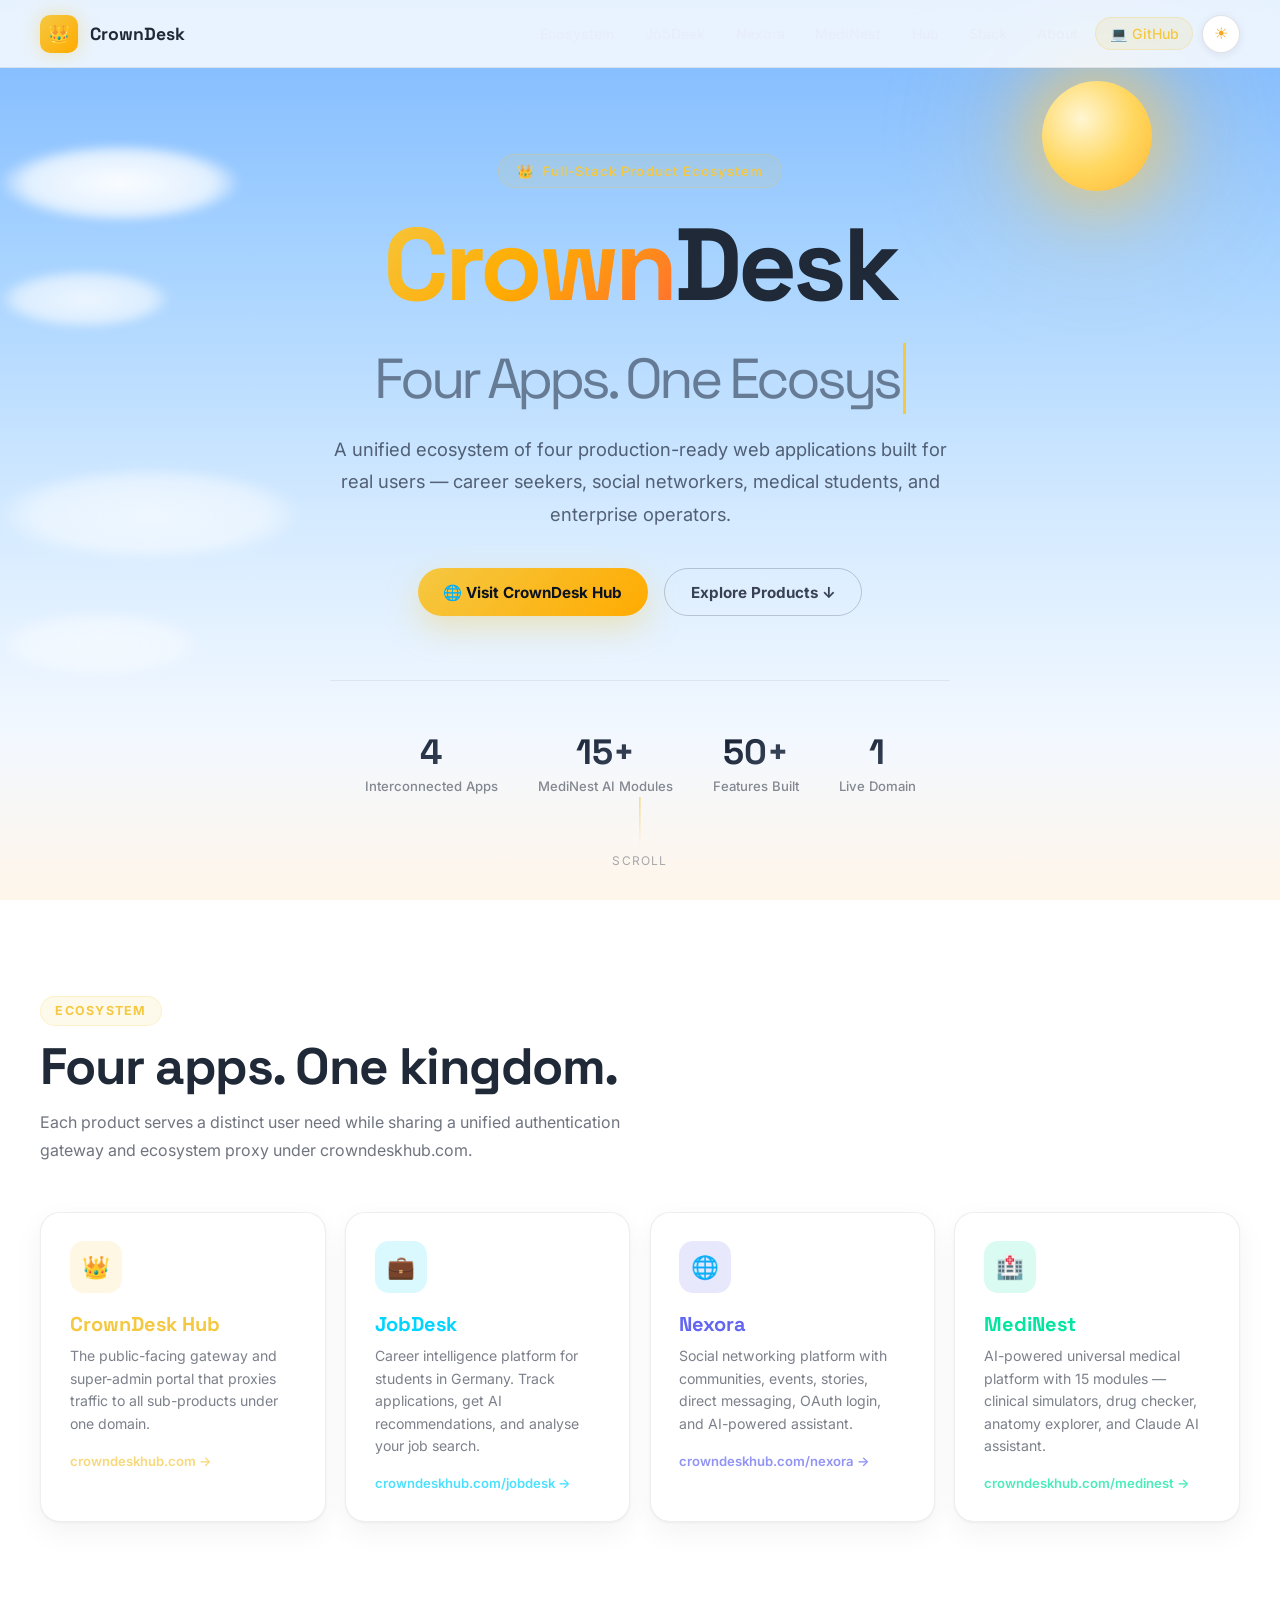
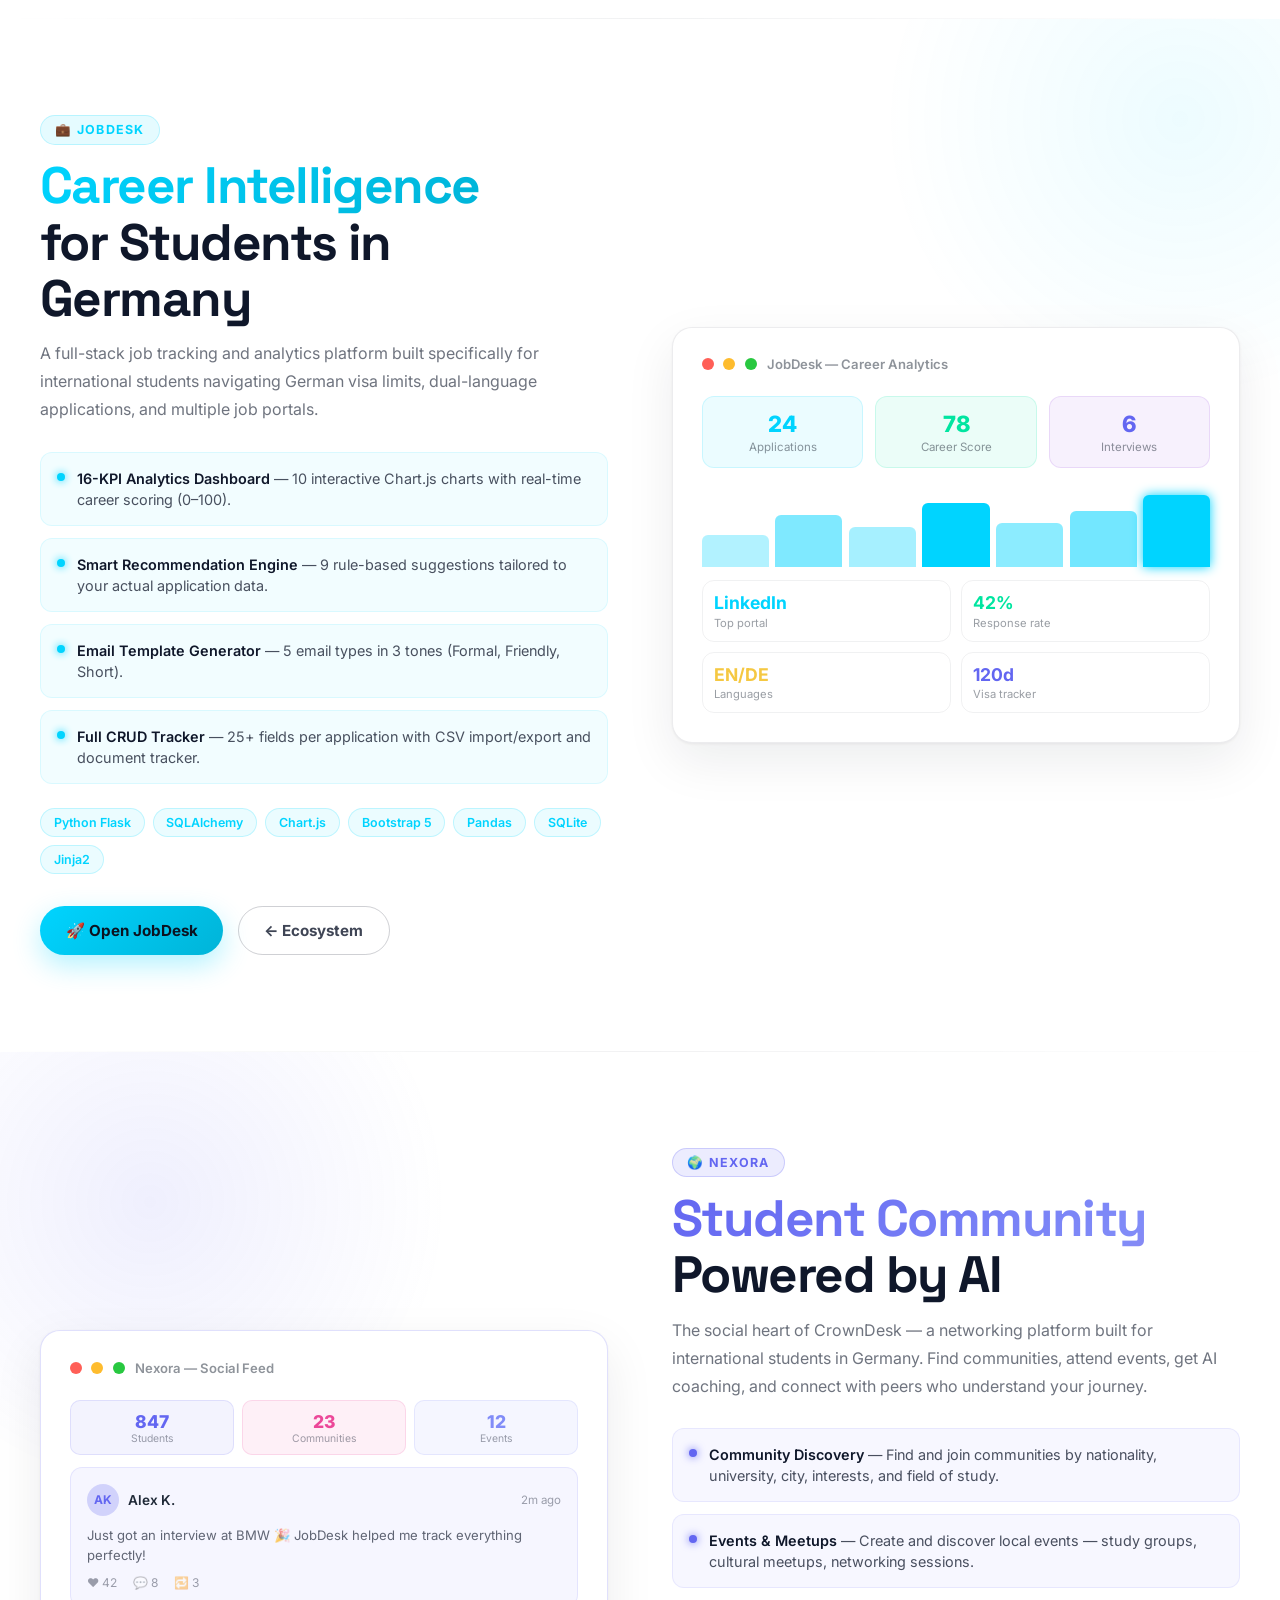
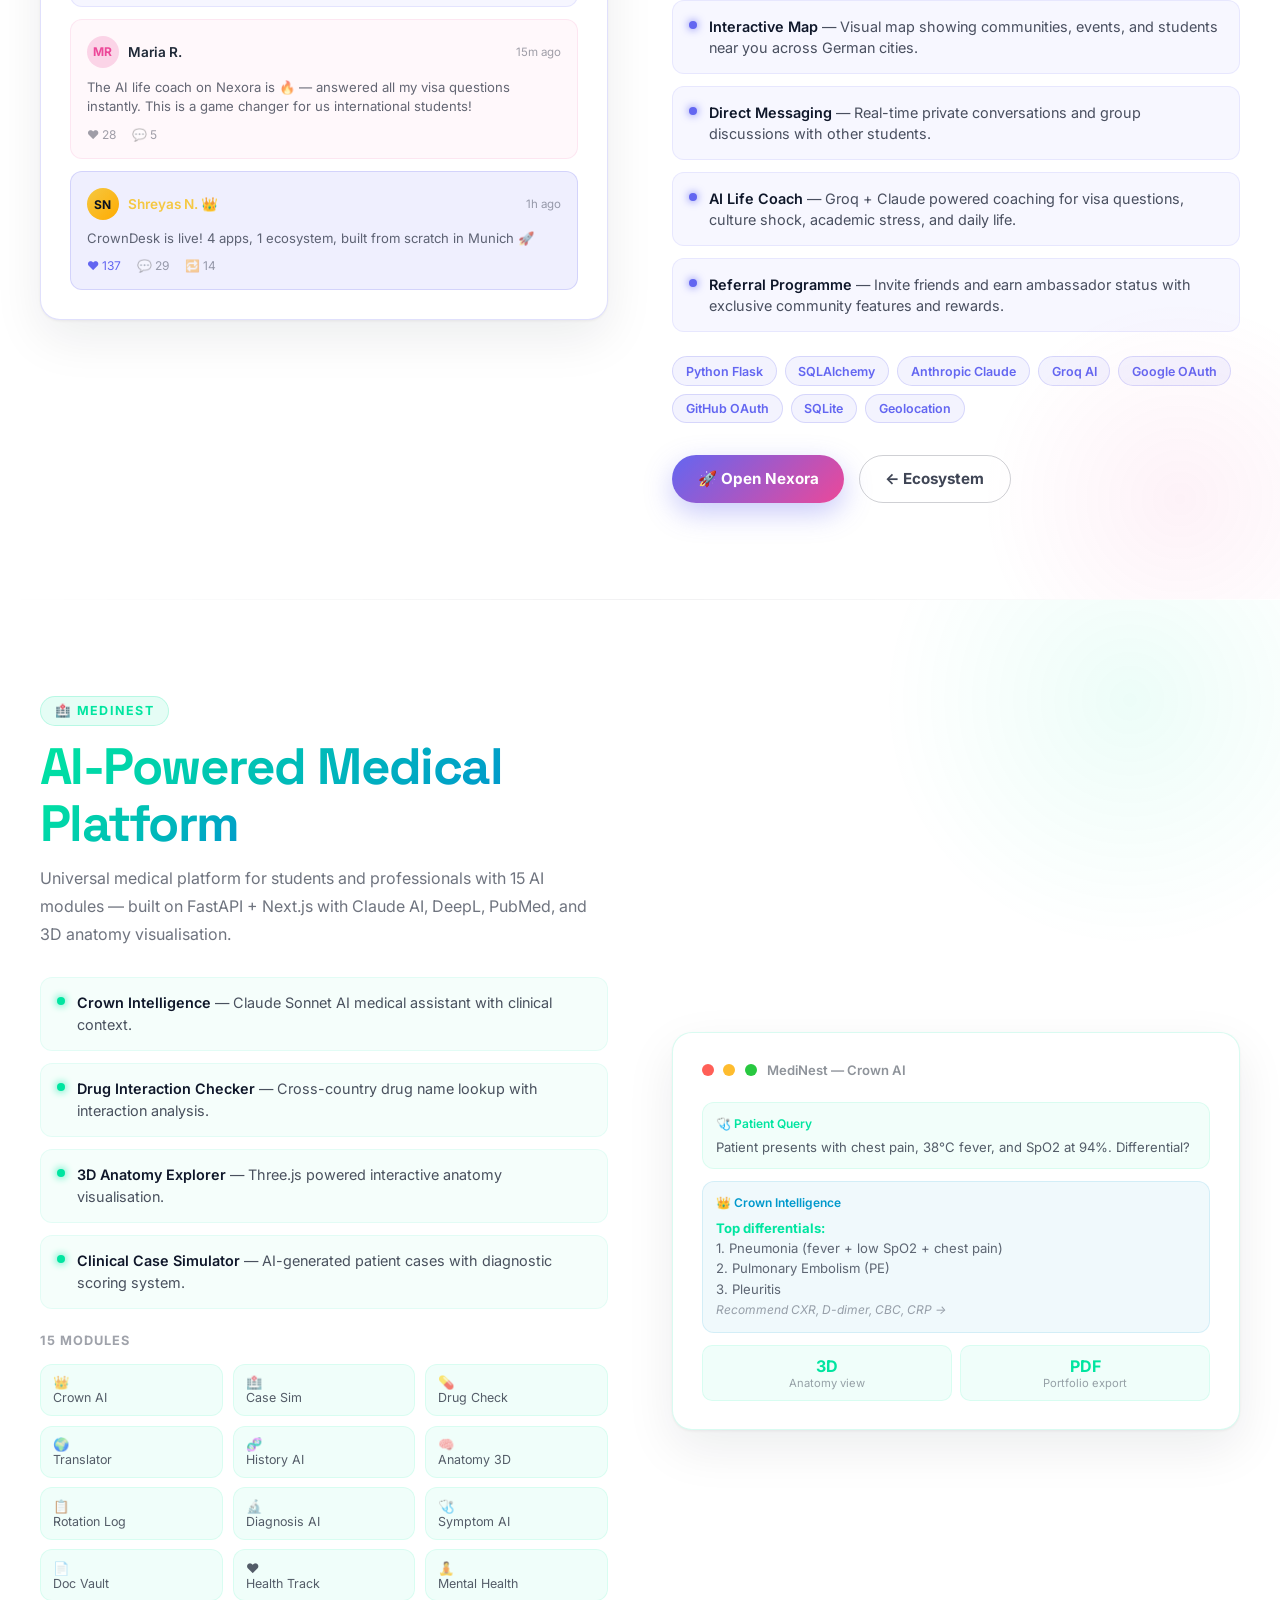
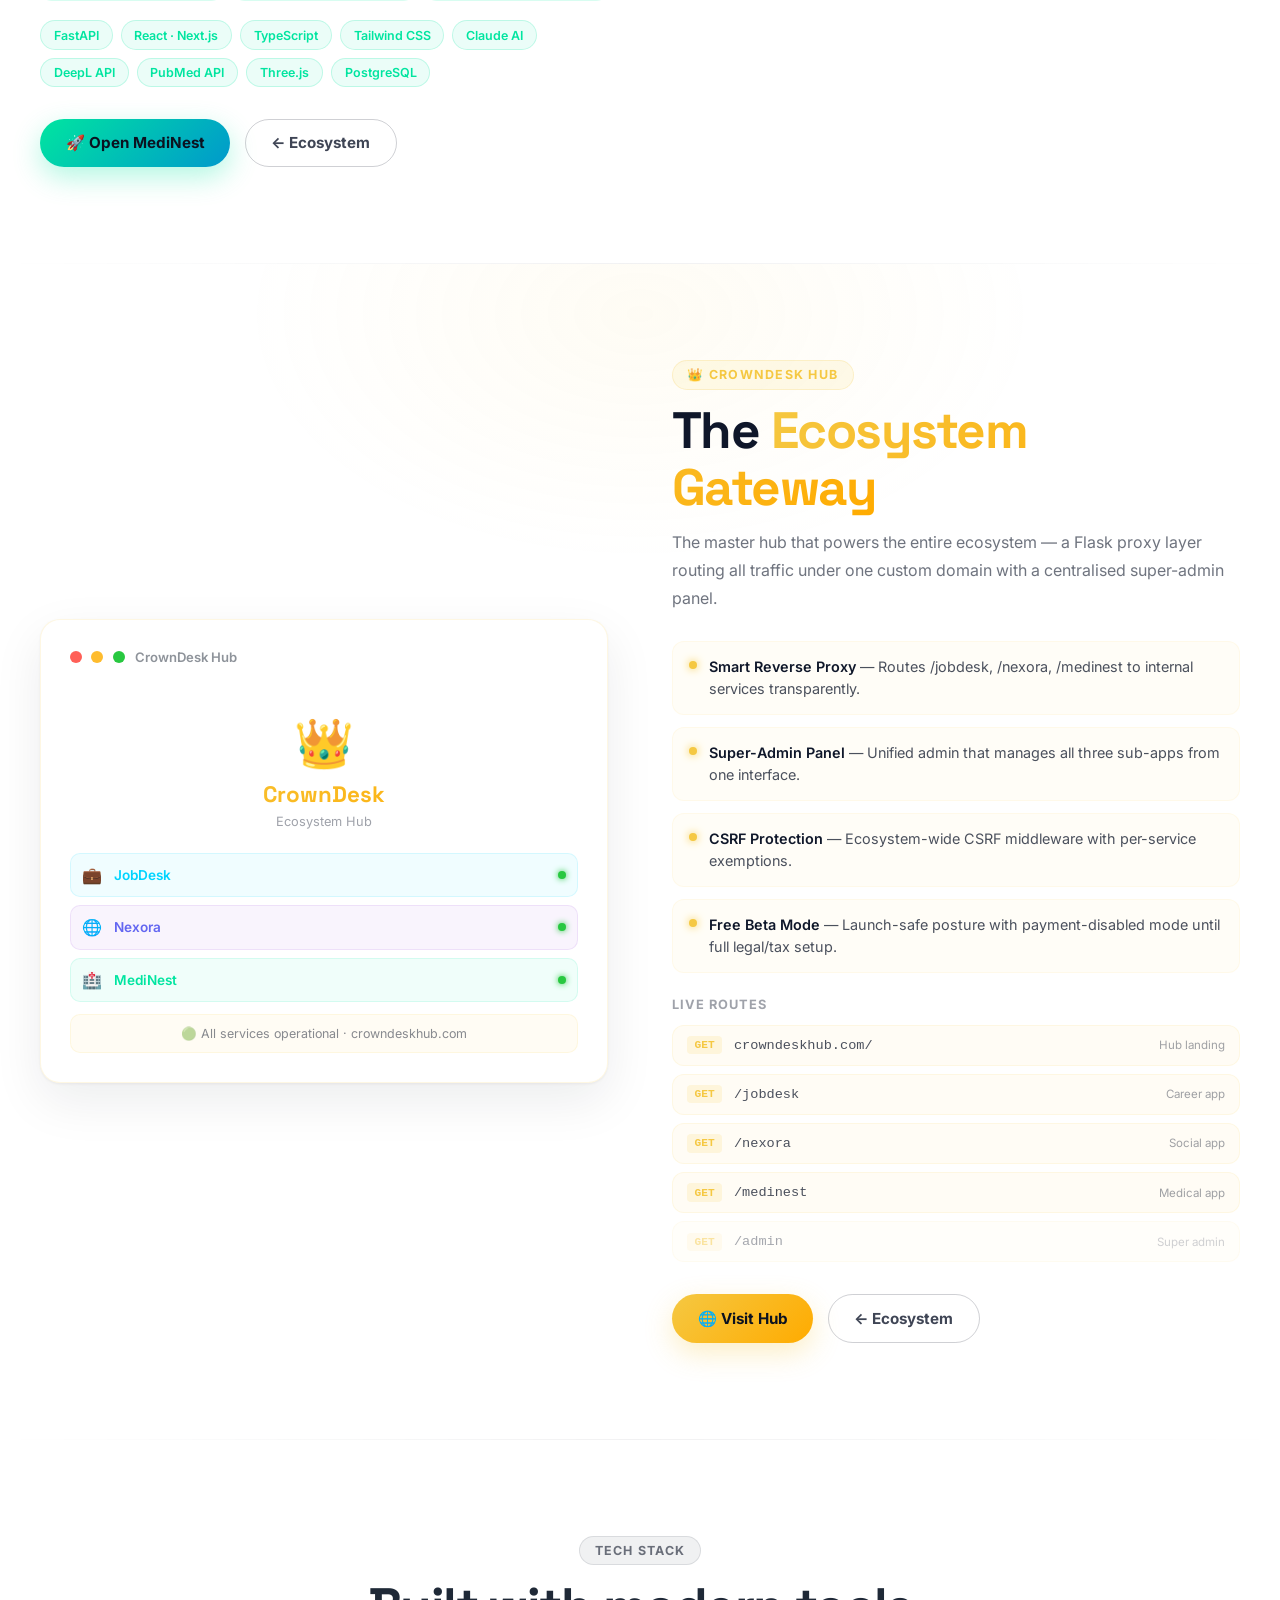
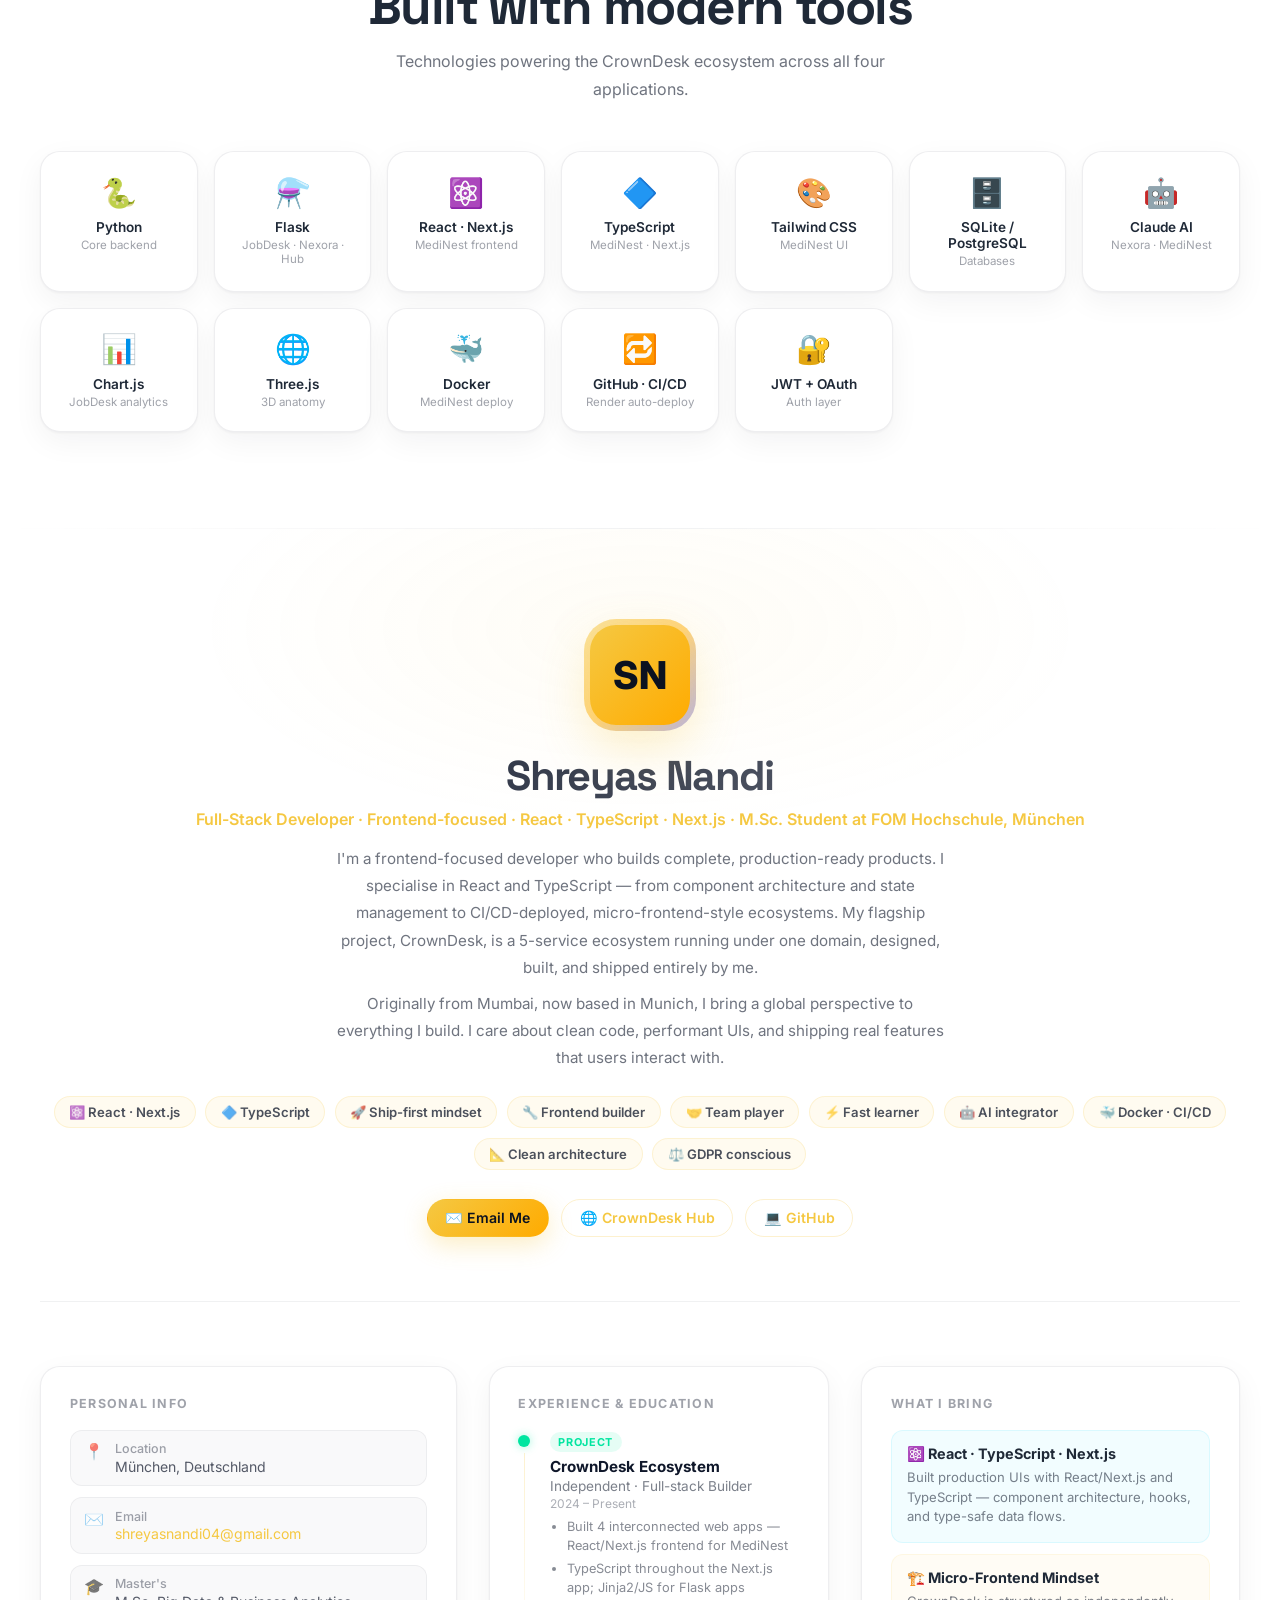
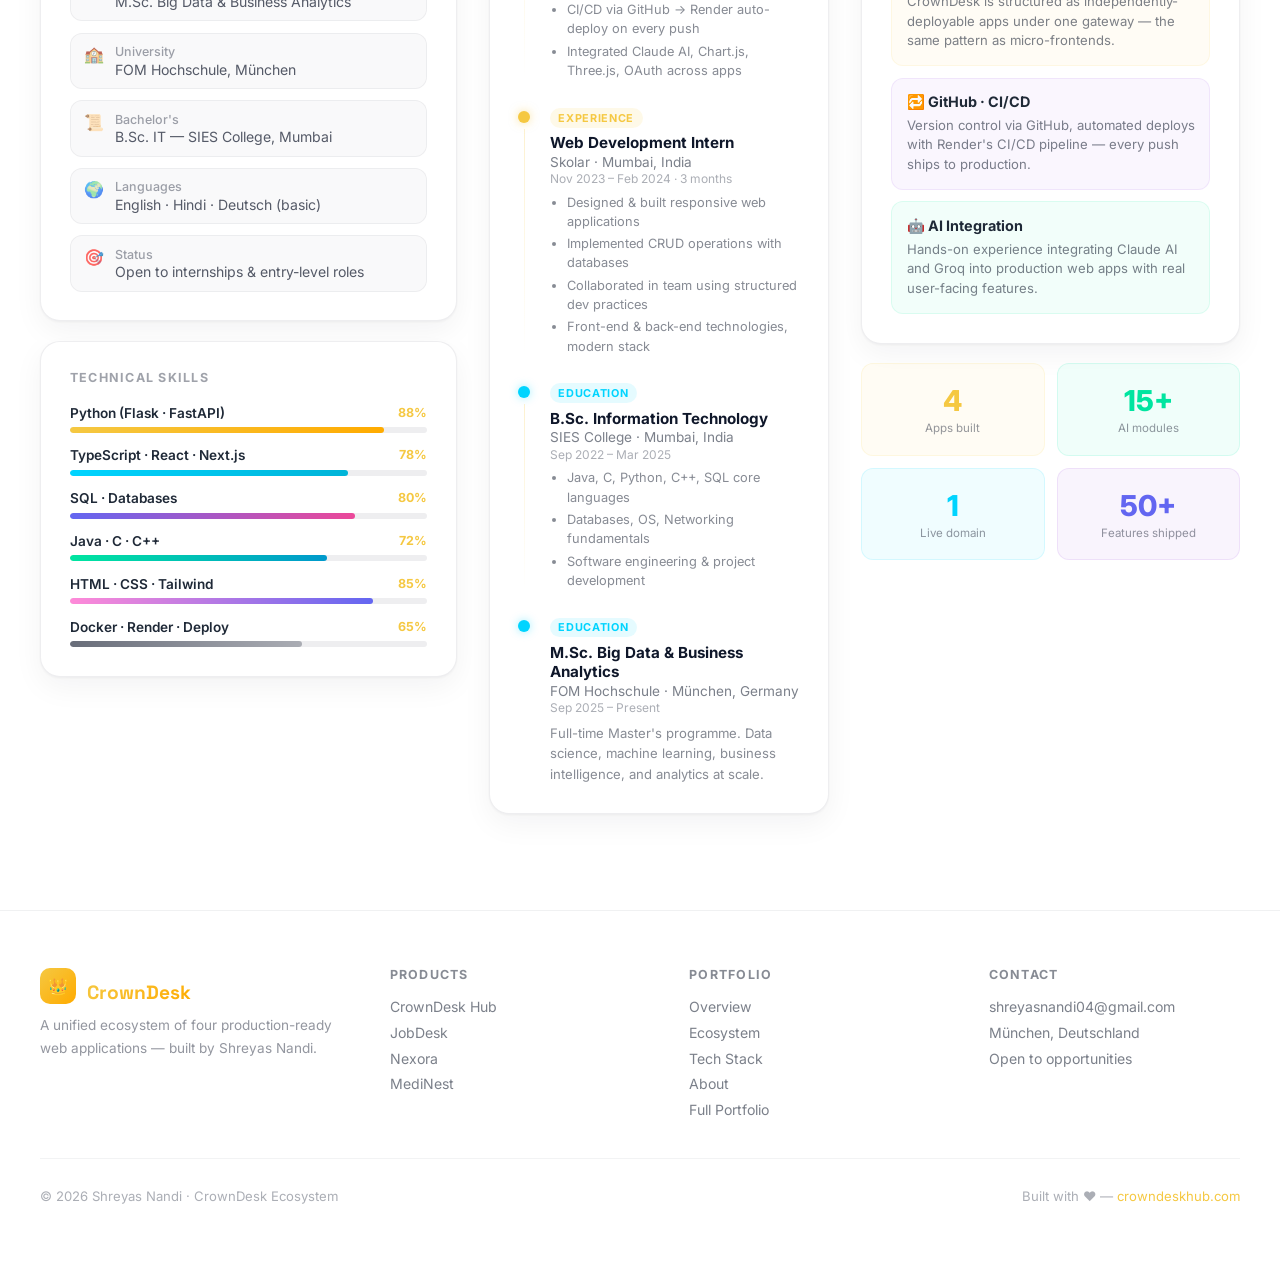
<file: index.html>
<!DOCTYPE html>
<html lang="en">
<head>
  <meta charset="UTF-8">
  <meta name="viewport" content="width=device-width, initial-scale=1.0">
  <title>CrownDesk Ecosystem — Portfolio</title>
  <link rel="preconnect" href="https://fonts.googleapis.com">
  <link rel="preconnect" href="https://fonts.gstatic.com" crossorigin>
  <link href="https://fonts.googleapis.com/css2?family=Inter:wght@300;400;500;600;700;800;900&family=Space+Grotesk:wght@400;500;600;700&display=swap" rel="stylesheet">
  <style>
    /* ─── Reset & Base ─── */
    *, *::before, *::after { box-sizing: border-box; margin: 0; padding: 0; }
    html { scroll-behavior: smooth; font-size: 16px; }
    body {
      font-family: 'Inter', sans-serif;
      background: #ffffff;
      color: #1f2937;
      overflow-x: hidden;
    }
    a { color: inherit; text-decoration: none; }
    img { max-width: 100%; }

    /* ─── CSS Variables ─── */
    :root {
      --gold: #f5c842;
      --gold-dim: #b8912e;
      --hub-bg: #eef1f6;

      --jd-cyan: #00d4ff;
      --jd-teal: #00b4d8;
      --jd-dark: #eef6fc;

      --nx-purple: #6366f1;
      --nx-pink: #ec4899;
      --nx-blue: #818cf8;
      --nx-dark: #f7f5fc;

      --mn-green: #00e5a0;
      --mn-blue: #0099cc;
      --mn-dark: #edf9f6;

      --radius: 20px;
      --radius-sm: 12px;
    }

    /* ─── Scrollbar ─── */
    ::-webkit-scrollbar { width: 6px; }
    ::-webkit-scrollbar-track { background: #eef1f6; }
    ::-webkit-scrollbar-thumb { background: var(--gold); border-radius: 3px; }

    /* ─── Navigation ─── */
    .nav {
      position: fixed; top: 0; left: 0; right: 0; z-index: 100;
      display: flex; align-items: center; justify-content: space-between;
      padding: 0 2.5rem;
      height: 68px;
      background: rgba(255, 255, 255, 0.82);
      backdrop-filter: blur(20px);
      border-bottom: 1px solid rgba(15, 23, 42, 0.08);
    }
    .nav-brand {
      display: flex; align-items: center; gap: 0.75rem;
      font-family: 'Space Grotesk', sans-serif;
      font-weight: 700; font-size: 1.1rem;
    }
    .nav-crown {
      width: 38px; height: 38px;
      background: linear-gradient(135deg, var(--gold), #ffab00);
      border-radius: 10px;
      display: grid; place-items: center;
      font-size: 1.1rem;
      box-shadow: 0 0 20px rgba(245, 200, 66, 0.4);
      animation: pulse-crown 3s ease-in-out infinite;
    }
    @keyframes pulse-crown {
      0%, 100% { box-shadow: 0 0 20px rgba(245, 200, 66, 0.4); }
      50% { box-shadow: 0 0 40px rgba(245, 200, 66, 0.7); }
    }
    .nav-links { display: flex; align-items: center; gap: 0.2rem; }
    .nav-links a {
      padding: 0.45rem 0.85rem;
      border-radius: 999px;
      font-size: 0.88rem; font-weight: 500;
      color: rgba(232, 234, 246, 0.7);
      transition: all 0.2s;
    }
    .nav-links a:hover { color: #0f172a; background: rgba(15,23,42,0.05); }
    .nav-links a.nav-live {
      background: rgba(245, 200, 66, 0.12);
      color: var(--gold);
      border: 1px solid rgba(245, 200, 66, 0.25);
    }
    .nav-links a.nav-live:hover { background: rgba(245, 200, 66, 0.22); }

    /* ─── Particle Canvas ─── */
    #particle-canvas {
      position: absolute; inset: 0; pointer-events: none;
    }

    /* ─── Hero Section ─── */
    .hero {
      position: relative;
      min-height: 100vh;
      display: flex; align-items: center; justify-content: center;
      text-align: center;
      padding: 7rem 2rem 4rem;
      overflow: hidden;
      background: radial-gradient(ellipse at 50% 0%, rgba(245,200,66,0.12) 0%, transparent 60%),
                  radial-gradient(ellipse at 80% 80%, rgba(157,78,221,0.08) 0%, transparent 50%),
                  #ffffff;
    }
    .hero-glow {
      position: absolute;
      width: 700px; height: 700px;
      top: 50%; left: 50%;
      transform: translate(-50%, -60%);
      background: radial-gradient(circle, rgba(245,200,66,0.08) 0%, transparent 70%);
      pointer-events: none;
    }
    .hero-content { position: relative; z-index: 2; max-width: 900px; }
    .hero-eyebrow {
      display: inline-flex; align-items: center; gap: 0.5rem;
      padding: 0.5rem 1.1rem;
      background: rgba(245,200,66,0.1);
      border: 1px solid rgba(245,200,66,0.25);
      border-radius: 999px;
      font-size: 0.82rem; font-weight: 600; letter-spacing: 0.08em;
      color: var(--gold);
      margin-bottom: 1.8rem;
      opacity: 0; transform: translateY(20px);
      animation: fade-up 0.7s ease 0.3s forwards;
    }
    .hero-title {
      font-family: 'Space Grotesk', sans-serif;
      font-size: clamp(3.2rem, 8vw, 7rem);
      font-weight: 800; line-height: 0.95;
      letter-spacing: -0.04em;
      opacity: 0; transform: translateY(30px);
      animation: fade-up 0.8s ease 0.5s forwards;
    }
    .hero-title .crown-word {
      background: linear-gradient(135deg, var(--gold), #ffab00, #ff6b35);
      -webkit-background-clip: text; -webkit-text-fill-color: transparent;
      background-clip: text;
    }
    .hero-sub {
      margin: 1.4rem auto 0;
      max-width: 620px;
      font-size: 1.15rem; line-height: 1.75;
      color: rgba(15,23,42,0.65);
      opacity: 0; transform: translateY(20px);
      animation: fade-up 0.8s ease 0.75s forwards;
    }
    .hero-actions {
      display: flex; justify-content: center; flex-wrap: wrap; gap: 1rem;
      margin-top: 2.4rem;
      opacity: 0; transform: translateY(20px);
      animation: fade-up 0.8s ease 1s forwards;
    }
    .btn {
      display: inline-flex; align-items: center; gap: 0.5rem;
      padding: 0.85rem 1.6rem;
      border-radius: 999px;
      font-weight: 700; font-size: 0.95rem;
      transition: all 0.25s cubic-bezier(0.34, 1.56, 0.64, 1);
      cursor: pointer; border: none;
    }
    .btn:hover { transform: translateY(-3px) scale(1.04); }
    .btn-gold {
      background: linear-gradient(135deg, var(--gold), #ffab00);
      color: #0b1220;
      box-shadow: 0 12px 32px rgba(245,200,66,0.35);
    }
    .btn-gold:hover { box-shadow: 0 20px 48px rgba(245,200,66,0.55); }
    .btn-outline {
      background: transparent;
      border: 1.5px solid rgba(15,23,42,0.2);
      color: rgba(15,23,42,0.8);
    }
    .btn-outline:hover { border-color: rgba(15,23,42,0.5); color: #0f172a; background: rgba(15,23,42,0.06); }

    /* Ecosystem stat strip */
    .hero-stats {
      display: flex; justify-content: center; flex-wrap: wrap; gap: 2.5rem;
      margin-top: 4rem;
      padding-top: 3rem;
      border-top: 1px solid rgba(15,23,42,0.07);
      opacity: 0; transform: translateY(20px);
      animation: fade-up 0.8s ease 1.2s forwards;
    }
    .hero-stat { text-align: center; }
    .hero-stat-num {
      font-family: 'Space Grotesk', sans-serif;
      font-size: 2.2rem; font-weight: 800;
      background: linear-gradient(135deg, #0f172a, #475569);
      -webkit-background-clip: text; -webkit-text-fill-color: transparent;
      background-clip: text;
    }
    .hero-stat-label { font-size: 0.82rem; color: rgba(15,23,42,0.5); margin-top: 0.25rem; font-weight: 500; }

    /* scroll indicator */
    .scroll-indicator {
      position: absolute; bottom: 2rem; left: 50%; transform: translateX(-50%);
      display: flex; flex-direction: column; align-items: center; gap: 0.5rem;
      color: rgba(15,23,42,0.35); font-size: 0.75rem; letter-spacing: 0.1em;
      animation: bounce-scroll 2.5s ease-in-out infinite;
    }
    .scroll-line {
      width: 1.5px; height: 48px;
      background: linear-gradient(to bottom, var(--gold), transparent);
    }
    @keyframes bounce-scroll {
      0%, 100% { transform: translateX(-50%) translateY(0); opacity: 0.35; }
      50% { transform: translateX(-50%) translateY(8px); opacity: 0.7; }
    }

    /* ─── Section Base ─── */
    .section { padding: 6rem 2rem; }
    .section-inner { max-width: 1200px; margin: 0 auto; }
    .section-tag {
      display: inline-flex; align-items: center; gap: 0.5rem;
      padding: 0.4rem 0.9rem;
      border-radius: 999px;
      font-size: 0.78rem; font-weight: 700; letter-spacing: 0.1em;
      text-transform: uppercase;
    }
    .section-title {
      font-family: 'Space Grotesk', sans-serif;
      font-size: clamp(2rem, 4vw, 3.2rem);
      font-weight: 800; letter-spacing: -0.03em;
      line-height: 1.1;
      margin-top: 0.85rem;
    }
    .section-desc {
      margin-top: 0.75rem;
      max-width: 580px;
      font-size: 1rem; line-height: 1.75;
      color: rgba(15,23,42,0.6);
    }

    /* ─── Reveal Animation ─── */
    .reveal {
      opacity: 0;
      transform: translateY(40px);
      transition: opacity 0.7s cubic-bezier(0.25, 0.46, 0.45, 0.94),
                  transform 0.7s cubic-bezier(0.25, 0.46, 0.45, 0.94);
    }
    .reveal.visible { opacity: 1; transform: translateY(0); }
    .reveal-left {
      opacity: 0; transform: translateX(-40px);
      transition: opacity 0.7s ease, transform 0.7s ease;
    }
    .reveal-left.visible { opacity: 1; transform: translateX(0); }
    .reveal-right {
      opacity: 0; transform: translateX(40px);
      transition: opacity 0.7s ease, transform 0.7s ease;
    }
    .reveal-right.visible { opacity: 1; transform: translateX(0); }
    .delay-1 { transition-delay: 0.1s; }
    .delay-2 { transition-delay: 0.2s; }
    .delay-3 { transition-delay: 0.3s; }
    .delay-4 { transition-delay: 0.4s; }
    .delay-5 { transition-delay: 0.5s; }

    @keyframes fade-up {
      to { opacity: 1; transform: translateY(0); }
    }

    /* ─── Ecosystem Map ─── */
    .ecosystem-section {
      background: linear-gradient(180deg, #ffffff 0%, #f3f5f9 100%);
    }
    .ecosystem-grid {
      display: grid;
      grid-template-columns: repeat(auto-fit, minmax(260px, 1fr));
      gap: 1.2rem;
      margin-top: 3rem;
    }
    .eco-card {
      position: relative;
      padding: 1.8rem;
      border-radius: var(--radius);
      border: 1px solid rgba(15,23,42,0.07);
      background: rgba(15,23,42,0.03);
      cursor: pointer;
      transition: transform 0.3s cubic-bezier(0.34, 1.56, 0.64, 1),
                  box-shadow 0.3s ease,
                  border-color 0.3s ease;
      overflow: hidden;
      text-decoration: none; color: inherit; display: block;
    }
    .eco-card::before {
      content: ''; position: absolute; inset: 0;
      background: var(--eco-glow);
      opacity: 0; transition: opacity 0.35s;
    }
    .eco-card:hover { transform: translateY(-8px) scale(1.02); }
    .eco-card:hover::before { opacity: 1; }
    .eco-card.hub { --eco-glow: radial-gradient(circle at top left, rgba(245,200,66,0.12) 0%, transparent 60%); }
    .eco-card.hub:hover { border-color: rgba(245,200,66,0.4); box-shadow: 0 24px 64px rgba(245,200,66,0.18); }
    .eco-card.jobdesk { --eco-glow: radial-gradient(circle at top left, rgba(0,212,255,0.12) 0%, transparent 60%); }
    .eco-card.jobdesk:hover { border-color: rgba(0,212,255,0.4); box-shadow: 0 24px 64px rgba(0,212,255,0.18); }
    .eco-card.nexora { --eco-glow: radial-gradient(circle at top left, rgba(99,102,241,0.12) 0%, transparent 60%); }
    .eco-card.nexora:hover { border-color: rgba(99,102,241,0.4); box-shadow: 0 24px 64px rgba(99,102,241,0.18); }
    .eco-card.medinest { --eco-glow: radial-gradient(circle at top left, rgba(0,229,160,0.12) 0%, transparent 60%); }
    .eco-card.medinest:hover { border-color: rgba(0,229,160,0.4); box-shadow: 0 24px 64px rgba(0,229,160,0.18); }
    .eco-icon {
      width: 52px; height: 52px;
      border-radius: 14px;
      display: grid; place-items: center;
      font-size: 1.4rem; margin-bottom: 1.1rem;
    }
    .eco-card.hub .eco-icon { background: rgba(245,200,66,0.15); }
    .eco-card.jobdesk .eco-icon { background: rgba(0,212,255,0.15); }
    .eco-card.nexora .eco-icon { background: rgba(99,102,241,0.15); }
    .eco-card.medinest .eco-icon { background: rgba(0,229,160,0.15); }
    .eco-name {
      font-family: 'Space Grotesk', sans-serif;
      font-size: 1.25rem; font-weight: 700;
    }
    .eco-card.hub .eco-name { color: var(--gold); }
    .eco-card.jobdesk .eco-name { color: var(--jd-cyan); }
    .eco-card.nexora .eco-name { color: var(--nx-purple); }
    .eco-card.medinest .eco-name { color: var(--mn-green); }
    .eco-desc { margin-top: 0.5rem; font-size: 0.88rem; color: rgba(15,23,42,0.55); line-height: 1.6; }
    .eco-link {
      display: inline-flex; align-items: center; gap: 0.4rem;
      margin-top: 1.1rem; font-size: 0.82rem; font-weight: 600;
      opacity: 0.7; transition: opacity 0.2s;
    }
    .eco-card:hover .eco-link { opacity: 1; }
    .eco-card.hub .eco-link { color: var(--gold); }
    .eco-card.jobdesk .eco-link { color: var(--jd-cyan); }
    .eco-card.nexora .eco-link { color: var(--nx-purple); }
    .eco-card.medinest .eco-link { color: var(--mn-green); }

    /* ─── Product Sections ─── */

    /* JobDesk */
    .jobdesk-section {
      background: linear-gradient(180deg, #f4f8fb 0%, #f1f8fc 100%);
      position: relative; overflow: hidden;
    }
    .jobdesk-section::before {
      content: '';
      position: absolute; top: -200px; right: -200px;
      width: 600px; height: 600px;
      background: radial-gradient(circle, rgba(0,212,255,0.07) 0%, transparent 70%);
      pointer-events: none;
    }
    .product-layout { display: grid; grid-template-columns: 1fr 1fr; gap: 4rem; align-items: center; }
    .product-tag { background: rgba(0,212,255,0.1); color: var(--jd-cyan); border: 1px solid rgba(0,212,255,0.2); }
    .product-title-jd { color: #0f172a; }
    .product-title-jd span {
      background: linear-gradient(135deg, var(--jd-cyan), var(--jd-teal));
      -webkit-background-clip: text; -webkit-text-fill-color: transparent; background-clip: text;
    }
    .feature-list { margin-top: 1.8rem; display: grid; gap: 0.75rem; }
    .feature-item {
      display: flex; align-items: flex-start; gap: 0.75rem;
      padding: 0.9rem 1rem;
      border-radius: var(--radius-sm);
      background: rgba(0,212,255,0.05);
      border: 1px solid rgba(0,212,255,0.1);
      transition: background 0.25s, border-color 0.25s;
    }
    .feature-item:hover { background: rgba(0,212,255,0.1); border-color: rgba(0,212,255,0.2); }
    .feature-dot {
      width: 8px; height: 8px; border-radius: 50%;
      flex-shrink: 0; margin-top: 5px;
    }
    .dot-jd { background: var(--jd-cyan); box-shadow: 0 0 8px var(--jd-cyan); }
    .dot-nx { background: var(--nx-purple); box-shadow: 0 0 8px var(--nx-purple); }
    .dot-mn { background: var(--mn-green); box-shadow: 0 0 8px var(--mn-green); }
    .dot-hub { background: var(--gold); box-shadow: 0 0 8px var(--gold); }
    .feature-text { font-size: 0.9rem; color: rgba(15,23,42,0.75); line-height: 1.5; }
    .feature-text strong { color: #0f172a; font-weight: 600; }

    .product-visual {
      position: relative;
    }
    .product-card-mock {
      background: rgba(15,23,42,0.03);
      border: 1px solid rgba(15,23,42,0.08);
      border-radius: var(--radius);
      padding: 1.8rem;
      position: relative; overflow: hidden;
    }
    .mock-header {
      display: flex; align-items: center; gap: 0.6rem; margin-bottom: 1.5rem;
    }
    .mock-dot { width: 12px; height: 12px; border-radius: 50%; }
    .mock-title { font-size: 0.82rem; font-weight: 600; opacity: 0.5; }
    .mock-bar {
      height: 8px; border-radius: 999px; margin-bottom: 0.6rem;
    }
    .mock-chart {
      margin-top: 1.2rem;
      display: grid; grid-template-columns: repeat(7, 1fr);
      gap: 0.4rem; align-items: end; height: 80px;
    }
    .mock-bar-v {
      border-radius: 6px 6px 0 0;
      transition: height 1s ease;
    }
    .mock-stat-row { display: grid; grid-template-columns: repeat(3, 1fr); gap: 0.75rem; margin-top: 1.2rem; }
    .mock-stat { padding: 0.8rem; border-radius: var(--radius-sm); text-align: center; }
    .mock-stat-num { font-size: 1.4rem; font-weight: 800; }
    .mock-stat-label { font-size: 0.72rem; opacity: 0.5; margin-top: 0.2rem; }
    .mock-kpi-grid { display: grid; grid-template-columns: repeat(2, 1fr); gap: 0.6rem; margin-top: 0.8rem; }
    .mock-kpi {
      padding: 0.7rem; border-radius: var(--radius-sm);
      border: 1px solid rgba(15,23,42,0.06);
    }
    .mock-kpi-v { font-size: 1.1rem; font-weight: 700; }
    .mock-kpi-l { font-size: 0.7rem; opacity: 0.45; margin-top: 0.15rem; }

    .tech-chips { display: flex; flex-wrap: wrap; gap: 0.5rem; margin-top: 1.5rem; }
    .tech-chip {
      padding: 0.38rem 0.8rem;
      border-radius: 999px;
      font-size: 0.78rem; font-weight: 600;
      border: 1px solid rgba(15,23,42,0.1);
    }
    .chip-jd { background: rgba(0,212,255,0.08); color: var(--jd-cyan); border-color: rgba(0,212,255,0.2); }
    .chip-nx { background: rgba(99,102,241,0.08); color: var(--nx-purple); border-color: rgba(99,102,241,0.2); }
    .chip-mn { background: rgba(0,229,160,0.08); color: var(--mn-green); border-color: rgba(0,229,160,0.2); }
    .chip-hub { background: rgba(245,200,66,0.08); color: var(--gold); border-color: rgba(245,200,66,0.2); }

    .product-links { display: flex; gap: 0.9rem; flex-wrap: wrap; margin-top: 2rem; }
    .btn-jd {
      background: linear-gradient(135deg, var(--jd-cyan), var(--jd-teal));
      color: #0b1220; box-shadow: 0 10px 28px rgba(0,212,255,0.3);
    }
    .btn-jd:hover { box-shadow: 0 18px 44px rgba(0,212,255,0.5); }
    .btn-nx {
      background: linear-gradient(135deg, var(--nx-purple), var(--nx-pink));
      color: #fff; box-shadow: 0 10px 28px rgba(99,102,241,0.35);
    }
    .btn-nx:hover { box-shadow: 0 18px 44px rgba(99,102,241,0.55); }
    .btn-mn {
      background: linear-gradient(135deg, var(--mn-green), var(--mn-blue));
      color: #0b1220; box-shadow: 0 10px 28px rgba(0,229,160,0.3);
    }
    .btn-mn:hover { box-shadow: 0 18px 44px rgba(0,229,160,0.5); }
    .btn-hub {
      background: linear-gradient(135deg, var(--gold), #ffab00);
      color: #0b1220; box-shadow: 0 10px 28px rgba(245,200,66,0.3);
    }
    .btn-hub:hover { box-shadow: 0 18px 44px rgba(245,200,66,0.5); }

    /* Nexora */
    .nexora-section {
      background: linear-gradient(180deg, #f6f5fd 0%, #f2f4fc 100%);
      position: relative; overflow: hidden;
    }
    .nexora-section::before {
      content: '';
      position: absolute; top: -150px; left: -150px;
      width: 600px; height: 600px;
      background: radial-gradient(circle, rgba(99,102,241,0.1) 0%, transparent 70%);
      pointer-events: none;
      animation: float-orb 12s ease-in-out infinite;
    }
    .nexora-section::after {
      content: '';
      position: absolute; bottom: -100px; right: -100px;
      width: 400px; height: 400px;
      background: radial-gradient(circle, rgba(236,72,153,0.07) 0%, transparent 70%);
      pointer-events: none;
      animation: float-orb 16s ease-in-out infinite reverse;
    }
    @keyframes float-orb {
      0%,100% { transform: translate(0,0) scale(1); }
      50% { transform: translate(30px,-20px) scale(1.1); }
    }
    .product-tag-nx { background: rgba(99,102,241,0.12); color: var(--nx-purple); border: 1px solid rgba(99,102,241,0.25); }
    .product-title-nx span {
      background: linear-gradient(135deg, var(--nx-purple), var(--nx-blue), var(--nx-pink));
      background-size: 200% auto;
      -webkit-background-clip: text; -webkit-text-fill-color: transparent; background-clip: text;
      animation: gradient-shift 4s ease infinite;
    }
    @keyframes gradient-shift {
      0% { background-position: 0% 50%; }
      50% { background-position: 100% 50%; }
      100% { background-position: 0% 50%; }
    }
    .feature-item-nx {
      background: rgba(99,102,241,0.05);
      border: 1px solid rgba(99,102,241,0.1);
    }
    .feature-item-nx:hover { background: rgba(99,102,241,0.12); border-color: rgba(99,102,241,0.25); }

    .social-mock { display: grid; gap: 0.75rem; }
    .social-post {
      padding: 1rem;
      border-radius: var(--radius-sm);
      background: rgba(157,78,221,0.06);
      border: 1px solid rgba(157,78,221,0.12);
    }
    .social-post-header { display: flex; align-items: center; gap: 0.6rem; margin-bottom: 0.6rem; }
    .social-avatar {
      width: 32px; height: 32px; border-radius: 50%;
      display: grid; place-items: center;
      font-size: 0.75rem; font-weight: 700;
    }
    .social-name { font-size: 0.85rem; font-weight: 600; }
    .social-time { font-size: 0.72rem; color: rgba(15,23,42,0.4); margin-left: auto; }
    .social-body { font-size: 0.82rem; color: rgba(15,23,42,0.65); line-height: 1.5; }
    .social-actions { display: flex; gap: 1rem; margin-top: 0.6rem; }
    .social-action { font-size: 0.75rem; color: rgba(15,23,42,0.4); display: flex; align-items: center; gap: 0.3rem; }

    /* MediNest */
    .medinest-section {
      background: linear-gradient(180deg, #edf9f6 0%, #eff9f6 100%);
      position: relative; overflow: hidden;
    }
    .medinest-section::before {
      content: '';
      position: absolute; top: -150px; right: -100px;
      width: 500px; height: 500px;
      background: radial-gradient(circle, rgba(0,229,160,0.07) 0%, transparent 70%);
      pointer-events: none;
    }
    .product-tag-mn { background: rgba(0,229,160,0.1); color: var(--mn-green); border: 1px solid rgba(0,229,160,0.2); }
    .product-title-mn span {
      background: linear-gradient(135deg, var(--mn-green), var(--mn-blue));
      -webkit-background-clip: text; -webkit-text-fill-color: transparent; background-clip: text;
    }
    .feature-item-mn {
      background: rgba(0,229,160,0.04);
      border: 1px solid rgba(0,229,160,0.08);
    }
    .feature-item-mn:hover { background: rgba(0,229,160,0.1); border-color: rgba(0,229,160,0.2); }

    .modules-grid { display: grid; grid-template-columns: repeat(3, 1fr); gap: 0.6rem; margin-top: 1rem; }
    .module-chip {
      padding: 0.6rem 0.75rem;
      border-radius: var(--radius-sm);
      background: rgba(0,229,160,0.06);
      border: 1px solid rgba(0,229,160,0.1);
      font-size: 0.78rem; color: rgba(15,23,42,0.7);
      transition: all 0.2s;
    }
    .module-chip:hover { background: rgba(0,229,160,0.14); border-color: rgba(0,229,160,0.25); color: var(--mn-green); }
    .module-chip span { display: block; font-weight: 600; font-size: 0.82rem; }

    /* Hub section */
    .hub-section {
      background: linear-gradient(180deg, #fafbfd 0%, #f3f5f9 100%);
      position: relative; overflow: hidden;
    }
    .hub-section::before {
      content: '';
      position: absolute;
      top: -200px; left: 50%; transform: translateX(-50%);
      width: 800px; height: 500px;
      background: radial-gradient(ellipse, rgba(245,200,66,0.06) 0%, transparent 70%);
      pointer-events: none;
    }
    .product-tag-hub { background: rgba(245,200,66,0.1); color: var(--gold); border: 1px solid rgba(245,200,66,0.2); }
    .product-title-hub span {
      background: linear-gradient(135deg, var(--gold), #ffab00);
      -webkit-background-clip: text; -webkit-text-fill-color: transparent; background-clip: text;
    }
    .feature-item-hub {
      background: rgba(245,200,66,0.04);
      border: 1px solid rgba(245,200,66,0.08);
    }
    .feature-item-hub:hover { background: rgba(245,200,66,0.1); border-color: rgba(245,200,66,0.2); }

    .routes-grid { display: grid; gap: 0.5rem; margin-top: 0.5rem; }
    .route-item {
      display: flex; align-items: center; gap: 0.75rem;
      padding: 0.65rem 0.9rem;
      border-radius: var(--radius-sm);
      background: rgba(245,200,66,0.05);
      border: 1px solid rgba(245,200,66,0.1);
      font-family: monospace; font-size: 0.85rem;
      transition: all 0.2s;
    }
    .route-item:hover { background: rgba(245,200,66,0.1); border-color: rgba(245,200,66,0.25); }
    .route-method {
      padding: 0.2rem 0.45rem;
      border-radius: 4px;
      font-size: 0.7rem; font-weight: 700;
      background: rgba(245,200,66,0.15); color: var(--gold);
    }
    .route-path { color: rgba(15,23,42,0.75); }
    .route-label { margin-left: auto; font-size: 0.72rem; color: rgba(15,23,42,0.4); font-family: 'Inter', sans-serif; }

    /* ─── Tech Stack Section ─── */
    .techstack-section { background: #ffffff; }
    .stack-grid {
      display: grid;
      grid-template-columns: repeat(auto-fill, minmax(140px, 1fr));
      gap: 1rem; margin-top: 3rem;
    }
    .stack-card {
      padding: 1.4rem 1rem;
      border-radius: var(--radius);
      background: rgba(15,23,42,0.03);
      border: 1px solid rgba(15,23,42,0.07);
      text-align: center;
      transition: all 0.3s cubic-bezier(0.34, 1.56, 0.64, 1);
      cursor: default;
    }
    .stack-card:hover { transform: translateY(-6px); background: rgba(15,23,42,0.06); border-color: rgba(15,23,42,0.15); }
    .stack-icon { font-size: 1.8rem; margin-bottom: 0.6rem; }
    .stack-name { font-size: 0.85rem; font-weight: 600; }
    .stack-sub { font-size: 0.72rem; color: rgba(15,23,42,0.4); margin-top: 0.2rem; }

    /* ─── About Section ─── */
    .about-section {
      background: linear-gradient(180deg, #fbfcfe 0%, #ffffff 100%);
      position: relative; overflow: hidden;
    }
    .about-section::before {
      content: '';
      position: absolute; top: -100px; left: 50%; transform: translateX(-50%);
      width: 900px; height: 400px;
      background: radial-gradient(ellipse, rgba(245,200,66,0.05) 0%, transparent 70%);
      pointer-events: none;
    }
    .about-hero {
      text-align: center;
      padding-bottom: 4rem;
      border-bottom: 1px solid rgba(15,23,42,0.06);
      margin-bottom: 4rem;
    }
    .about-avatar-wrap {
      position: relative;
      display: inline-block;
      margin-bottom: 1.5rem;
    }
    .about-avatar-ring {
      position: absolute; inset: -6px;
      border-radius: 32px;
      background: linear-gradient(135deg, var(--gold), #ffab00, var(--nx-purple));
      animation: spin-ring 6s linear infinite;
      opacity: 0.5;
    }
    @keyframes spin-ring {
      0% { filter: hue-rotate(0deg); }
      100% { filter: hue-rotate(360deg); }
    }
    @keyframes avatar-float {
      0%, 100% { transform: translateY(0); }
      50% { transform: translateY(-8px); }
    }
    .about-avatar-wrap {
      animation: avatar-float 4s ease-in-out infinite;
    }
    .about-avatar {
      position: relative;
      width: 100px; height: 100px;
      border-radius: 26px;
      background: linear-gradient(135deg, var(--gold), #ffab00);
      display: grid; place-items: center;
      font-size: 2.4rem; font-weight: 800;
      color: #0b1220;
      box-shadow: 0 20px 50px rgba(245,200,66,0.3);
    }
    .about-name {
      font-family: 'Space Grotesk', sans-serif;
      font-size: 2.6rem; font-weight: 800; letter-spacing: -0.04em;
      background: linear-gradient(135deg, #0f172a, rgba(15,23,42,0.6));
      -webkit-background-clip: text; -webkit-text-fill-color: transparent; background-clip: text;
    }
    .about-role { font-size: 1rem; color: var(--gold); font-weight: 600; margin-top: 0.4rem; }
    .about-bio { margin: 1rem auto 0; max-width: 620px; font-size: 0.95rem; line-height: 1.8; color: rgba(15,23,42,0.6); }
    .about-traits {
      display: flex; justify-content: center; flex-wrap: wrap; gap: 0.6rem;
      margin-top: 1.5rem;
    }
    .about-trait {
      padding: 0.45rem 0.9rem;
      border-radius: 999px;
      font-size: 0.82rem; font-weight: 600;
      background: rgba(245,200,66,0.08);
      border: 1px solid rgba(245,200,66,0.18);
      color: rgba(15,23,42,0.75);
      transition: all 0.2s;
    }
    .about-trait:hover { background: rgba(245,200,66,0.18); color: #0f172a; }
    .about-links { display: flex; justify-content: center; gap: 0.75rem; flex-wrap: wrap; margin-top: 1.8rem; }
    .about-link {
      display: inline-flex; align-items: center; gap: 0.45rem;
      padding: 0.6rem 1.1rem;
      border-radius: 999px;
      font-size: 0.88rem; font-weight: 600;
      border: 1.5px solid rgba(245,200,66,0.25);
      color: var(--gold);
      transition: all 0.2s;
    }
    .about-link:hover { background: rgba(245,200,66,0.1); border-color: rgba(245,200,66,0.5); }
    .about-link.primary {
      background: linear-gradient(135deg, var(--gold), #ffab00);
      color: #0b1220; border-color: transparent;
      box-shadow: 0 8px 24px rgba(245,200,66,0.3);
    }
    .about-link.primary:hover { box-shadow: 0 14px 36px rgba(245,200,66,0.5); }

    /* 3-col about body */
    .about-body { display: grid; grid-template-columns: 1.1fr 0.9fr 1fr; gap: 2rem; align-items: start; }
    .about-tag { background: rgba(245,200,66,0.1); color: var(--gold); border: 1px solid rgba(245,200,66,0.2); }
    .about-card {
      padding: 1.8rem;
      border-radius: var(--radius);
      background: rgba(15,23,42,0.03);
      border: 1px solid rgba(15,23,42,0.07);
    }
    .about-card-title {
      font-size: 0.78rem; font-weight: 700; letter-spacing: 0.1em;
      text-transform: uppercase; color: rgba(15,23,42,0.4);
      margin-bottom: 1.2rem;
    }
    .about-facts { display: grid; gap: 0.7rem; }
    .about-fact {
      display: flex; align-items: flex-start; gap: 0.7rem;
      font-size: 0.88rem; color: rgba(15,23,42,0.7);
      padding: 0.65rem 0.8rem;
      border-radius: var(--radius-sm);
      background: rgba(15,23,42,0.025);
      border: 1px solid rgba(15,23,42,0.05);
      transition: border-color 0.2s;
    }
    .about-fact:hover { border-color: rgba(245,200,66,0.2); }
    .about-fact-icon { font-size: 1rem; flex-shrink: 0; }
    .about-fact strong { display: block; font-size: 0.78rem; color: rgba(15,23,42,0.4); font-weight: 500; margin-bottom: 0.1rem; }

    /* Skill bars */
    .skill-bars { display: grid; gap: 0.9rem; }
    .skill-bar-header { display: flex; justify-content: space-between; margin-bottom: 0.4rem; }
    .skill-bar-name { font-size: 0.85rem; font-weight: 600; }
    .skill-bar-pct { font-size: 0.78rem; color: var(--gold); font-weight: 700; }
    .skill-bar-track {
      height: 6px; border-radius: 999px;
      background: rgba(15,23,42,0.07);
      overflow: hidden;
    }
    .skill-bar-fill {
      height: 100%; border-radius: 999px;
      width: 0;
      transition: width 1.2s cubic-bezier(0.25, 0.46, 0.45, 0.94);
    }

    /* Timeline */
    .timeline { display: grid; gap: 0; }
    .timeline-item { display: flex; gap: 1.2rem; padding-bottom: 1.6rem; position: relative; }
    .timeline-item:last-child { padding-bottom: 0; }
    .timeline-left { display: flex; flex-direction: column; align-items: center; }
    .timeline-dot {
      width: 12px; height: 12px; border-radius: 50%;
      background: var(--gold); flex-shrink: 0;
      box-shadow: 0 0 10px rgba(245,200,66,0.5);
      margin-top: 5px;
    }
    .timeline-dot.edu { background: var(--jd-cyan); box-shadow: 0 0 10px rgba(0,212,255,0.4); }
    .timeline-dot.project { background: var(--mn-green); box-shadow: 0 0 10px rgba(0,229,160,0.4); }
    .timeline-line {
      width: 1.5px; flex: 1; min-height: 20px;
      background: linear-gradient(to bottom, rgba(245,200,66,0.25), transparent);
      margin-top: 6px;
    }
    .timeline-item:last-child .timeline-line { display: none; }
    .timeline-content { flex: 1; }
    .timeline-badge {
      display: inline-block;
      padding: 0.18rem 0.55rem;
      border-radius: 999px;
      font-size: 0.68rem; font-weight: 700; letter-spacing: 0.06em;
      text-transform: uppercase;
      margin-bottom: 0.35rem;
    }
    .badge-exp { background: rgba(245,200,66,0.12); color: var(--gold); }
    .badge-edu { background: rgba(0,212,255,0.1); color: var(--jd-cyan); }
    .badge-proj { background: rgba(0,229,160,0.1); color: var(--mn-green); }
    .timeline-role { font-weight: 700; font-size: 0.95rem; color: #0f172a; }
    .timeline-company { font-size: 0.85rem; color: rgba(15,23,42,0.55); margin-top: 0.1rem; }
    .timeline-period { font-size: 0.75rem; color: rgba(15,23,42,0.35); margin-top: 0.1rem; }
    .timeline-note { font-size: 0.82rem; color: rgba(15,23,42,0.5); line-height: 1.55; margin-top: 0.5rem; }
    .timeline-bullets { margin: 0.4rem 0 0; padding-left: 1.1rem; display: grid; gap: 0.2rem; }
    .timeline-bullets li { font-size: 0.8rem; color: rgba(15,23,42,0.5); line-height: 1.5; }

    @media (max-width: 1100px) { .about-body { grid-template-columns: 1fr 1fr; } }
    @media (max-width: 720px) { .about-body { grid-template-columns: 1fr; } }

    /* ─── Footer ─── */
    .footer {
      background: #f6f8fa;
      border-top: 1px solid rgba(15,23,42,0.06);
      padding: 3.5rem 2rem;
    }
    .footer-inner {
      max-width: 1200px; margin: 0 auto;
      display: grid; grid-template-columns: 1.2fr 1fr 1fr 1fr;
      gap: 3rem;
    }
    .footer-brand-name {
      font-family: 'Space Grotesk', sans-serif;
      font-size: 1.2rem; font-weight: 700;
      background: linear-gradient(135deg, var(--gold), #ffab00);
      -webkit-background-clip: text; -webkit-text-fill-color: transparent; background-clip: text;
      margin-top: 0.8rem;
    }
    .footer-brand-desc { font-size: 0.85rem; color: rgba(15,23,42,0.45); line-height: 1.65; margin-top: 0.6rem; }
    .footer-col-title { font-size: 0.78rem; font-weight: 700; letter-spacing: 0.1em; text-transform: uppercase; color: rgba(15,23,42,0.5); margin-bottom: 1rem; }
    .footer-links { display: grid; gap: 0.55rem; }
    .footer-links a { font-size: 0.88rem; color: rgba(15,23,42,0.55); transition: color 0.2s; }
    .footer-links a:hover { color: #0f172a; }
    .footer-bottom {
      max-width: 1200px; margin: 2.5rem auto 0;
      padding-top: 1.8rem;
      border-top: 1px solid rgba(15,23,42,0.05);
      display: flex; justify-content: space-between; align-items: center;
      flex-wrap: wrap; gap: 1rem;
      font-size: 0.82rem; color: rgba(15,23,42,0.35);
    }
    .footer-bottom a { color: var(--gold); transition: opacity 0.2s; }
    .footer-bottom a:hover { opacity: 0.7; }

    /* ─── Typewriter ─── */
    .typewriter { border-right: 3px solid var(--gold); padding-right: 4px; animation: blink 1s step-end infinite; }
    @keyframes blink { 0%, 100% { border-color: var(--gold); } 50% { border-color: transparent; } }

    /* ─── Counter ─── */
    .counter-val { display: inline-block; }

    /* ─── Divider ─── */
    .section-divider {
      height: 1px;
      background: linear-gradient(to right, transparent, rgba(15,23,42,0.06), transparent);
    }

    /* ─── Advanced Animations ─── */
    .nav { transition: all 0.35s cubic-bezier(0.34, 1.2, 0.64, 1); }

    .eco-card {
      opacity: 0; transform: translateY(30px);
      transition: opacity 0.5s ease, transform 0.5s cubic-bezier(0.34, 1.56, 0.64, 1), box-shadow 0.3s ease, border-color 0.3s ease !important;
    }

    .product-card-mock {
      transition: transform 0.5s cubic-bezier(0.34, 1.56, 0.64, 1), box-shadow 0.3s ease;
    }
    .product-card-mock:hover {
      box-shadow: 0 30px 80px rgba(0,0,0,.5);
    }

    .btn {
      transition: all 0.3s cubic-bezier(0.34, 1.56, 0.64, 1) !important;
    }

    .feature-item {
      transition: all 0.25s cubic-bezier(0.34, 1.2, 0.64, 1) !important;
    }
    .feature-item:hover {
      transform: translateX(6px) !important;
    }

    .mock-bar-v {
      transition: height 0.8s cubic-bezier(0.34, 1.2, 0.64, 1) !important;
    }

    .module-chip {
      transition: all 0.25s cubic-bezier(0.34, 1.2, 0.64, 1) !important;
    }
    .module-chip:hover {
      transform: translateY(-3px) scale(1.05);
    }

    .stack-card {
      transition: all 0.35s cubic-bezier(0.34, 1.56, 0.64, 1) !important;
    }
    .stack-card:hover {
      transform: translateY(-8px) scale(1.05) !important;
      box-shadow: 0 20px 40px rgba(0,0,0,.3) !important;
    }

    .route-item {
      transition: all 0.25s cubic-bezier(0.34, 1.2, 0.64, 1) !important;
    }
    .route-item:hover {
      transform: translateX(6px) !important;
    }

    .about-trait {
      transition: all 0.25s cubic-bezier(0.34, 1.2, 0.64, 1) !important;
    }
    .about-trait:hover {
      transform: translateY(-3px) scale(1.06) !important;
    }

    .about-link {
      transition: all 0.3s cubic-bezier(0.34, 1.56, 0.64, 1) !important;
    }
    .about-link:hover {
      transform: translateY(-3px) !important;
    }

    .about-fact {
      transition: all 0.25s cubic-bezier(0.34, 1.2, 0.64, 1) !important;
    }
    .about-fact:hover {
      transform: translateX(5px) !important;
    }

    .skill-bar-fill {
      transition: width 1.4s cubic-bezier(0.34, 1.2, 0.64, 1) !important;
    }

    .social-post {
      transition: all 0.3s cubic-bezier(0.34, 1.2, 0.64, 1) !important;
    }
    .social-post:hover {
      transform: translateX(6px) scale(1.02) !important;
      box-shadow: 0 8px 24px rgba(99,102,241,0.15) !important;
    }
    .social-post:nth-child(1) { animation: social-slide-in 0.5s ease 0.2s both; }
    .social-post:nth-child(2) { animation: social-slide-in 0.5s ease 0.4s both; }
    .social-post:nth-child(3) { animation: social-slide-in 0.5s ease 0.6s both; }
    @keyframes social-slide-in {
      from { opacity: 0; transform: translateX(-20px); }
      to { opacity: 1; transform: translateX(0); }
    }

    .tech-chip {
      transition: all 0.25s cubic-bezier(0.34, 1.2, 0.64, 1) !important;
    }
    .tech-chip:hover {
      transform: translateY(-2px) scale(1.08) !important;
    }

    .timeline-item {
      transition: all 0.3s ease;
    }
    .timeline-item:hover {
      transform: translateX(4px);
    }

    .footer-links a {
      transition: all 0.2s ease !important;
    }
    .footer-links a:hover {
      transform: translateX(4px);
      display: inline-block;
    }

    /* Smooth page load */
    body {
      animation: pageLoad 0.6s ease both;
    }
    @keyframes pageLoad {
      from { opacity: 0; }
      to { opacity: 1; }
    }

    /* ─── Responsive ─── */
    @media (max-width: 1024px) {
      .product-layout { grid-template-columns: 1fr; gap: 3rem; }
      .about-grid { grid-template-columns: 1fr; gap: 2.5rem; }
      .footer-inner { grid-template-columns: 1fr 1fr; }
    }
    @media (max-width: 768px) {
      .nav { padding: 0 1.2rem; }
      .nav-links { display: none; }
      .section { padding: 4rem 1.2rem; }
      .footer-inner { grid-template-columns: 1fr; gap: 2rem; }
      .modules-grid { grid-template-columns: repeat(2, 1fr); }
    }
    @media (max-width: 540px) {
      .hero-stats { gap: 1.5rem; }
      .ecosystem-grid { grid-template-columns: 1fr; }
    }

    /* ─── Light theme card polish ─── */
    .eco-card, .stack-card, .about-card {
      background: #fff !important;
      box-shadow: 0 1px 3px rgba(15,23,42,.05), 0 10px 30px rgba(15,23,42,.05);
    }
    .product-card-mock {
      background: #fff !important;
      box-shadow: 0 1px 3px rgba(15,23,42,.06), 0 18px 50px rgba(15,23,42,.08);
    }

    /* ════════════════════════════════════════
       SPACE THEME · day / night
    ════════════════════════════════════════ */
    html, body { background: transparent !important; }
    .hero, .section, .ecosystem-section, .jobdesk-section, .nexora-section,
    .medinest-section, .hub-section, .techstack-section, .about-section, .footer {
      background: transparent !important;
    }
    #particle-canvas, .hero-glow { display: none !important; }

    #space-bg { position: fixed; inset: 0; z-index: -1; overflow: hidden; pointer-events: none; }
    .sky {
      position: absolute; inset: 0;
      background: linear-gradient(180deg, #7cb8ff 0%, #a9d4ff 30%, #d8ecff 60%, #f3f8ff 82%, #fff6ea 100%);
      transition: background 1s ease;
    }
    body.night .sky { background: linear-gradient(180deg, #04061a 0%, #070d2b 40%, #0b1740 72%, #122150 100%); }

    .celestial { position: absolute; top: 9%; right: 10%; width: 110px; height: 110px; }
    .sun {
      position: absolute; inset: 0; border-radius: 50%;
      background: radial-gradient(circle at 36% 34%, #fff6d2, #ffd75e 52%, #ffb733 100%);
      box-shadow: 0 0 55px 18px rgba(255,200,80,.5), 0 0 120px 50px rgba(255,200,80,.22);
      animation: sun-pulse 6s ease-in-out infinite; transition: opacity .9s ease, transform .9s ease;
    }
    @keyframes sun-pulse {
      0%,100% { box-shadow: 0 0 55px 18px rgba(255,200,80,.50), 0 0 120px 50px rgba(255,200,80,.20); }
      50%     { box-shadow: 0 0 78px 26px rgba(255,200,80,.62), 0 0 150px 64px rgba(255,200,80,.30); }
    }
    body.night .sun { opacity: 0; transform: scale(.55) rotate(25deg); }

    .moon {
      position: absolute; inset: 0; border-radius: 50%;
      background: radial-gradient(circle at 38% 34%, #fdfcf4, #dde2f2 58%, #b9c0d8 100%);
      box-shadow: 0 0 45px 10px rgba(220,228,255,.32), 0 0 110px 40px rgba(150,175,255,.16);
      opacity: 0; transform: scale(.55) rotate(-25deg); transition: opacity .9s ease, transform .9s ease;
    }
    .moon .crater { position: absolute; border-radius: 50%; background: rgba(150,160,190,.45); box-shadow: inset 1px 1px 2px rgba(110,120,150,.55); }
    .crater-1 { width: 20px; height: 20px; top: 26%; left: 30%; }
    .crater-2 { width: 13px; height: 13px; top: 56%; left: 54%; }
    .crater-3 { width: 9px;  height: 9px;  top: 33%; left: 62%; }
    body.night .moon { opacity: 1; transform: scale(1) rotate(0); }

    .clouds { position: absolute; inset: 0; transition: opacity .8s ease; }
    body.night .clouds { opacity: 0; }
    .cloud {
      position: absolute; border-radius: 50%; filter: blur(4px);
      background: radial-gradient(ellipse at center, rgba(255,255,255,.96), rgba(255,255,255,.7) 55%, rgba(255,255,255,0) 72%);
    }
    .cloud-1 { top: 16%; width: 240px; height: 78px; animation: drift 75s linear infinite; }
    .cloud-2 { top: 30%; width: 170px; height: 58px; opacity: .8; animation: drift 105s linear infinite; animation-delay: -40s; }
    .cloud-3 { top: 52%; width: 300px; height: 92px; opacity: .65; animation: drift 130s linear infinite; animation-delay: -80s; }
    .cloud-4 { top: 68%; width: 200px; height: 64px; opacity: .55; animation: drift 95s linear infinite; animation-delay: -20s; }
    @keyframes drift { from { transform: translateX(-320px); } to { transform: translateX(calc(100vw + 320px)); } }

    .stars { position: absolute; inset: 0; opacity: 0; transition: opacity 1.1s ease; }
    body.night .stars { opacity: 1; }
    .star { position: absolute; background: #fff; border-radius: 50%; animation: twinkle var(--tw,3s) ease-in-out infinite; animation-delay: var(--dl,0s); }
    @keyframes twinkle { 0%,100% { opacity: .25; transform: scale(.7); } 50% { opacity: 1; transform: scale(1.25); } }

    .shooting-star {
      position: absolute; top: 14%; left: 60%; width: 140px; height: 2px; border-radius: 2px;
      background: linear-gradient(90deg, rgba(255,255,255,0), #fff); opacity: 0; transform: rotate(18deg);
    }
    body.night .shooting-star { animation: shoot 9s ease-in infinite; }
    @keyframes shoot {
      0% { opacity: 0; transform: translate(0,0) rotate(18deg) scaleX(.2); }
      6% { opacity: 1; }
      16% { opacity: 0; transform: translate(-440px,150px) rotate(18deg) scaleX(1); }
      100% { opacity: 0; }
    }

    .planet { position: absolute; border-radius: 50%; opacity: 0; transition: opacity 1s ease; }
    body.night .planet { opacity: 1; }
    .planet-1 {
      top: 24%; left: 9%; width: 64px; height: 64px;
      background: radial-gradient(circle at 34% 30%, #ffd6a5, #f4a261 65%, #c1573a);
      box-shadow: 0 0 26px rgba(244,162,97,.4); animation: floaty 15s ease-in-out infinite;
    }
    .planet-2 {
      bottom: 18%; right: 12%; width: 46px; height: 46px;
      background: radial-gradient(circle at 36% 32%, #cdb4ff, #8b76e0 70%, #5e4aa8);
      box-shadow: 0 0 24px rgba(139,118,224,.4); animation: floaty 19s ease-in-out infinite reverse;
    }
    .planet-2::after {
      content: ''; position: absolute; top: 50%; left: 50%;
      width: 86px; height: 22px; transform: translate(-50%,-50%) rotate(-22deg);
      border: 2px solid rgba(205,180,255,.55); border-radius: 50%;
    }
    @keyframes floaty { 0%,100% { transform: translateY(0); } 50% { transform: translateY(-16px); } }

    /* Theme toggle */
    .theme-toggle {
      width: 38px; height: 38px; border-radius: 50%; margin-left: .35rem;
      border: 1px solid rgba(15,23,42,.12); background: #fff; cursor: pointer;
      display: grid; place-items: center; position: relative; overflow: hidden;
      box-shadow: 0 2px 8px rgba(15,23,42,.08);
      transition: transform .3s cubic-bezier(.34,1.56,.64,1), background .4s, border-color .4s;
    }
    .theme-toggle:hover { transform: translateY(-2px) rotate(18deg); }
    .theme-toggle .ti { position: absolute; font-size: 1rem; line-height: 1; transition: opacity .45s ease, transform .55s cubic-bezier(.34,1.56,.64,1); }
    .ti-sun  { color: #f5a623; opacity: 1; transform: translateY(0) rotate(0); }
    .ti-moon { color: #cdd6ff; opacity: 0; transform: translateY(150%) rotate(-80deg); }
    body.night .ti-sun  { opacity: 0; transform: translateY(-150%) rotate(80deg); }
    body.night .ti-moon { opacity: 1; transform: translateY(0) rotate(0); }
    body.night .theme-toggle { background: rgba(22,30,60,.6); border-color: rgba(255,255,255,.16); }

    /* ════════ NIGHT — content palette ════════ */
    body.night { color: #c8cee6; }
    body.night .nav { background: rgba(8,12,30,.62) !important; border-bottom-color: rgba(255,255,255,.08); }
    body.night .nav-brand { color: #eef1ff; }
    body.night .nav-links a { color: rgba(232,235,255,.72); }
    body.night .nav-links a:hover { color: #fff; background: rgba(255,255,255,.08); }

    body.night .eco-card, body.night .stack-card, body.night .about-card,
    body.night .product-card-mock, body.night .feature-item, body.night .feature-item-nx,
    body.night .feature-item-mn, body.night .feature-item-hub, body.night .module-chip,
    body.night .route-item, body.night .about-fact, body.night .social-post {
      background: rgba(18,26,54,.55) !important; border-color: rgba(255,255,255,.10) !important;
      -webkit-backdrop-filter: blur(8px); backdrop-filter: blur(8px);
    }

    body.night .section-title, body.night .product-title-jd, body.night .feature-text strong,
    body.night .timeline-role, body.night .about-card-title, body.night .stack-name,
    body.night .mock-stat-num, body.night .mock-kpi-v, body.night .nav-brand { color: #eef1ff !important; }

    body.night .section-desc, body.night .eco-desc, body.night .feature-text,
    body.night .stack-sub, body.night .about-bio, body.night .timeline-note,
    body.night .timeline-company, body.night .timeline-period, body.night .footer-brand-desc,
    body.night .footer-links a, body.night .route-path, body.night .route-label,
    body.night .mock-title, body.night .mock-stat-label, body.night .mock-kpi-l,
    body.night .hero-sub, body.night .about-fact { color: rgba(232,235,255,.70) !important; }

    /* inline-styled text → light */
    body.night [style*="color:#0f172a"] { color: #eef1ff !important; }
    body.night [style*="rgba(15,23,42,0.7)"], body.night [style*="rgba(15,23,42,0.65)"] { color: rgba(232,235,255,.78) !important; }
    body.night [style*="rgba(15,23,42,0.6)"], body.night [style*="rgba(15,23,42,0.55)"] { color: rgba(232,235,255,.72) !important; }
    body.night [style*="rgba(15,23,42,0.5)"], body.night [style*="rgba(15,23,42,0.45)"] { color: rgba(232,235,255,.64) !important; }
    body.night [style*="rgba(15,23,42,0.4)"], body.night [style*="rgba(15,23,42,0.3)"] { color: rgba(232,235,255,.55) !important; }
    body.night #typewriter-line { -webkit-text-fill-color: rgba(232,235,255,.6) !important; color: rgba(232,235,255,.6) !important; }

    body.night .hero-stat-num { background: linear-gradient(135deg,#eef1ff,#aab2d8); -webkit-background-clip: text; background-clip: text; -webkit-text-fill-color: transparent; }
    body.night .footer { border-top-color: rgba(255,255,255,.08); }
    body.night ::-webkit-scrollbar-track { background: #0a0f24; }
    body.night .btn-outline { color: rgba(232,235,255,.85); border-color: rgba(255,255,255,.25); }
    body.night .btn-outline:hover { color: #fff; border-color: rgba(255,255,255,.5); background: rgba(255,255,255,.07); }
    body.night .tech-chip { background: rgba(255,255,255,.06); }
    body.night .mock-bar, body.night .mock-bar-v { opacity: .9; }
    body.night .eco-link { filter: brightness(1.25); }
  </style>
</head>
<body>
<script>(function(){try{if(localStorage.getItem('theme')==='night')document.body.classList.add('night');}catch(e){}})();</script>

<!-- ─── Space background (day / night) ─── -->
<div id="space-bg" aria-hidden="true">
  <div class="sky"></div>
  <div class="stars" id="stars"></div>
  <div class="shooting-star"></div>
  <div class="celestial">
    <div class="sun"></div>
    <div class="moon">
      <span class="crater crater-1"></span>
      <span class="crater crater-2"></span>
      <span class="crater crater-3"></span>
    </div>
  </div>
  <div class="clouds">
    <div class="cloud cloud-1"></div>
    <div class="cloud cloud-2"></div>
    <div class="cloud cloud-3"></div>
    <div class="cloud cloud-4"></div>
  </div>
  <div class="planet planet-1"></div>
  <div class="planet planet-2"></div>
</div>

<!-- ─── Navigation ─── -->
<nav class="nav">
  <a href="#hero" class="nav-brand">
    <div class="nav-crown">👑</div>
    <span>CrownDesk</span>
  </a>
  <div class="nav-links">
    <a href="#ecosystem">Ecosystem</a>
    <a href="#jobdesk">JobDesk</a>
    <a href="#nexora">Nexora</a>
    <a href="#medinest">MediNest</a>
    <a href="#hub">Hub</a>
    <a href="#stack">Stack</a>
    <a href="#about">About</a>
    <a href="https://github.com/crowndesk01-cmyk" target="_blank" rel="noopener" class="nav-live">💻 GitHub</a>
    <button class="theme-toggle" id="themeToggle" aria-label="Toggle day or night mode" title="Toggle day / night">
      <span class="ti ti-sun">☀</span>
      <span class="ti ti-moon">☾</span>
    </button>
  </div>
</nav>

<!-- ─── Hero ─── -->
<section class="hero" id="hero">
  <canvas id="particle-canvas"></canvas>
  <div class="hero-glow"></div>
  <div class="hero-content">
    <div class="hero-eyebrow">
      <span>👑</span>
      <span>Full-Stack Product Ecosystem</span>
    </div>
    <h1 class="hero-title">
      <span class="crown-word">Crown</span>Desk<br>
      <span style="font-size:0.55em; color:rgba(15,23,42,0.5); font-weight:400; -webkit-text-fill-color:rgba(15,23,42,0.5);" id="typewriter-line"></span>
    </h1>
    <p class="hero-sub">
      A unified ecosystem of four production-ready web applications built for real users — career seekers, social networkers, medical students, and enterprise operators.
    </p>
    <div class="hero-actions">
      <a href="https://crowndeskhub.com" target="_blank" class="btn btn-gold">🌐 Visit CrownDesk Hub</a>
      <a href="#ecosystem" class="btn btn-outline">Explore Products ↓</a>
    </div>
    <div class="hero-stats">
      <div class="hero-stat">
        <div class="hero-stat-num"><span class="counter-val" data-target="4">4</span></div>
        <div class="hero-stat-label">Interconnected Apps</div>
      </div>
      <div class="hero-stat">
        <div class="hero-stat-num"><span class="counter-val" data-target="15">15</span>+</div>
        <div class="hero-stat-label">MediNest AI Modules</div>
      </div>
      <div class="hero-stat">
        <div class="hero-stat-num"><span class="counter-val" data-target="50">50</span>+</div>
        <div class="hero-stat-label">Features Built</div>
      </div>
      <div class="hero-stat">
        <div class="hero-stat-num"><span class="counter-val" data-target="1">1</span></div>
        <div class="hero-stat-label">Live Domain</div>
      </div>
    </div>
  </div>
  <div class="scroll-indicator">
    <div class="scroll-line"></div>
    <span>SCROLL</span>
  </div>
</section>

<!-- ─── Ecosystem Overview ─── -->
<section class="section ecosystem-section" id="ecosystem">
  <div class="section-inner">
    <div class="reveal">
      <span class="section-tag" style="background:rgba(245,200,66,0.1);color:var(--gold);border:1px solid rgba(245,200,66,0.2);">Ecosystem</span>
      <h2 class="section-title">Four apps. One kingdom.</h2>
      <p class="section-desc">Each product serves a distinct user need while sharing a unified authentication gateway and ecosystem proxy under crowndeskhub.com.</p>
    </div>
    <div class="ecosystem-grid">
      <a href="https://crowndeskhub.com" target="_blank" class="eco-card hub reveal delay-1">
        <div class="eco-icon">👑</div>
        <div class="eco-name">CrownDesk Hub</div>
        <div class="eco-desc">The public-facing gateway and super-admin portal that proxies traffic to all sub-products under one domain.</div>
        <div class="eco-link">crowndeskhub.com →</div>
      </a>
      <a href="https://crowndeskhub.com/jobdesk" target="_blank" class="eco-card jobdesk reveal delay-2">
        <div class="eco-icon">💼</div>
        <div class="eco-name">JobDesk</div>
        <div class="eco-desc">Career intelligence platform for students in Germany. Track applications, get AI recommendations, and analyse your job search.</div>
        <div class="eco-link">crowndeskhub.com/jobdesk →</div>
      </a>
      <a href="https://crowndeskhub.com/nexora" target="_blank" class="eco-card nexora reveal delay-3">
        <div class="eco-icon">🌐</div>
        <div class="eco-name">Nexora</div>
        <div class="eco-desc">Social networking platform with communities, events, stories, direct messaging, OAuth login, and AI-powered assistant.</div>
        <div class="eco-link">crowndeskhub.com/nexora →</div>
      </a>
      <a href="https://crowndeskhub.com/medinest" target="_blank" class="eco-card medinest reveal delay-4">
        <div class="eco-icon">🏥</div>
        <div class="eco-name">MediNest</div>
        <div class="eco-desc">AI-powered universal medical platform with 15 modules — clinical simulators, drug checker, anatomy explorer, and Claude AI assistant.</div>
        <div class="eco-link">crowndeskhub.com/medinest →</div>
      </a>
    </div>
  </div>
</section>

<div class="section-divider"></div>

<!-- ─── JobDesk Section ─── -->
<section class="section jobdesk-section" id="jobdesk">
  <div class="section-inner">
    <div class="product-layout">
      <div class="reveal-left">
        <span class="section-tag product-tag">💼 JobDesk</span>
        <h2 class="section-title product-title-jd"><span>Career Intelligence</span><br>for Students in Germany</h2>
        <p class="section-desc">A full-stack job tracking and analytics platform built specifically for international students navigating German visa limits, dual-language applications, and multiple job portals.</p>
        <div class="feature-list">
          <div class="feature-item">
            <div class="feature-dot dot-jd"></div>
            <div class="feature-text"><strong>16-KPI Analytics Dashboard</strong> — 10 interactive Chart.js charts with real-time career scoring (0–100).</div>
          </div>
          <div class="feature-item">
            <div class="feature-dot dot-jd"></div>
            <div class="feature-text"><strong>Smart Recommendation Engine</strong> — 9 rule-based suggestions tailored to your actual application data.</div>
          </div>
          <div class="feature-item">
            <div class="feature-dot dot-jd"></div>
            <div class="feature-text"><strong>Email Template Generator</strong> — 5 email types in 3 tones (Formal, Friendly, Short).</div>
          </div>
          <div class="feature-item">
            <div class="feature-dot dot-jd"></div>
            <div class="feature-text"><strong>Full CRUD Tracker</strong> — 25+ fields per application with CSV import/export and document tracker.</div>
          </div>
        </div>
        <div class="tech-chips">
          <span class="tech-chip chip-jd">Python Flask</span>
          <span class="tech-chip chip-jd">SQLAlchemy</span>
          <span class="tech-chip chip-jd">Chart.js</span>
          <span class="tech-chip chip-jd">Bootstrap 5</span>
          <span class="tech-chip chip-jd">Pandas</span>
          <span class="tech-chip chip-jd">SQLite</span>
          <span class="tech-chip chip-jd">Jinja2</span>
        </div>
        <div class="product-links">
          <a href="https://crowndeskhub.com/jobdesk" target="_blank" class="btn btn-jd">🚀 Open JobDesk</a>
          <a href="#ecosystem" class="btn btn-outline">← Ecosystem</a>
        </div>
      </div>
      <div class="reveal-right">
        <div class="product-card-mock">
          <div class="mock-header">
            <div class="mock-dot" style="background:#ff5f57"></div>
            <div class="mock-dot" style="background:#febc2e"></div>
            <div class="mock-dot" style="background:#28c840"></div>
            <span class="mock-title">JobDesk — Career Analytics</span>
          </div>
          <div class="mock-stat-row">
            <div class="mock-stat" style="background:rgba(0,212,255,0.08);border:1px solid rgba(0,212,255,0.15)">
              <div class="mock-stat-num" style="color:var(--jd-cyan)">24</div>
              <div class="mock-stat-label">Applications</div>
            </div>
            <div class="mock-stat" style="background:rgba(0,229,160,0.08);border:1px solid rgba(0,229,160,0.15)">
              <div class="mock-stat-num" style="color:var(--mn-green)">78</div>
              <div class="mock-stat-label">Career Score</div>
            </div>
            <div class="mock-stat" style="background:rgba(157,78,221,0.08);border:1px solid rgba(157,78,221,0.15)">
              <div class="mock-stat-num" style="color:var(--nx-purple)">6</div>
              <div class="mock-stat-label">Interviews</div>
            </div>
          </div>
          <div class="mock-chart">
            <div class="mock-bar-v" style="height:40%;background:rgba(0,212,255,0.3)"></div>
            <div class="mock-bar-v" style="height:65%;background:rgba(0,212,255,0.5)"></div>
            <div class="mock-bar-v" style="height:50%;background:rgba(0,212,255,0.35)"></div>
            <div class="mock-bar-v" style="height:80%;background:var(--jd-cyan)"></div>
            <div class="mock-bar-v" style="height:55%;background:rgba(0,212,255,0.45)"></div>
            <div class="mock-bar-v" style="height:70%;background:rgba(0,212,255,0.55)"></div>
            <div class="mock-bar-v" style="height:90%;background:var(--jd-cyan);box-shadow:0 0 12px var(--jd-cyan)"></div>
          </div>
          <div class="mock-kpi-grid">
            <div class="mock-kpi">
              <div class="mock-kpi-v" style="color:var(--jd-cyan)">LinkedIn</div>
              <div class="mock-kpi-l">Top portal</div>
            </div>
            <div class="mock-kpi">
              <div class="mock-kpi-v" style="color:var(--mn-green)">42%</div>
              <div class="mock-kpi-l">Response rate</div>
            </div>
            <div class="mock-kpi">
              <div class="mock-kpi-v" style="color:var(--gold)">EN/DE</div>
              <div class="mock-kpi-l">Languages</div>
            </div>
            <div class="mock-kpi">
              <div class="mock-kpi-v" style="color:var(--nx-purple)">120d</div>
              <div class="mock-kpi-l">Visa tracker</div>
            </div>
          </div>
        </div>
      </div>
    </div>
  </div>
</section>

<div class="section-divider"></div>

<!-- ─── Nexora Section ─── -->
<section class="section nexora-section" id="nexora">
  <div class="section-inner">
    <div class="product-layout" style="direction:rtl">
      <div class="reveal-right" style="direction:ltr">
        <span class="section-tag product-tag-nx">🌍 Nexora</span>
        <h2 class="section-title"><span class="product-title-nx" style="color:#0f172a"><span>Student Community</span><br>Powered by AI</span></h2>
        <p class="section-desc" style="color:rgba(15,23,42,0.6)">The social heart of CrownDesk — a networking platform built for international students in Germany. Find communities, attend events, get AI coaching, and connect with peers who understand your journey.</p>
        <div class="feature-list">
          <div class="feature-item feature-item-nx">
            <div class="feature-dot dot-nx"></div>
            <div class="feature-text"><strong>Community Discovery</strong> — Find and join communities by nationality, university, city, interests, and field of study.</div>
          </div>
          <div class="feature-item feature-item-nx">
            <div class="feature-dot dot-nx"></div>
            <div class="feature-text"><strong>Events & Meetups</strong> — Create and discover local events — study groups, cultural meetups, networking sessions.</div>
          </div>
          <div class="feature-item feature-item-nx">
            <div class="feature-dot dot-nx"></div>
            <div class="feature-text"><strong>Interactive Map</strong> — Visual map showing communities, events, and students near you across German cities.</div>
          </div>
          <div class="feature-item feature-item-nx">
            <div class="feature-dot dot-nx"></div>
            <div class="feature-text"><strong>Direct Messaging</strong> — Real-time private conversations and group discussions with other students.</div>
          </div>
          <div class="feature-item feature-item-nx">
            <div class="feature-dot dot-nx"></div>
            <div class="feature-text"><strong>AI Life Coach</strong> — Groq + Claude powered coaching for visa questions, culture shock, academic stress, and daily life.</div>
          </div>
          <div class="feature-item feature-item-nx">
            <div class="feature-dot dot-nx"></div>
            <div class="feature-text"><strong>Referral Programme</strong> — Invite friends and earn ambassador status with exclusive community features and rewards.</div>
          </div>
        </div>
        <div class="tech-chips">
          <span class="tech-chip chip-nx">Python Flask</span>
          <span class="tech-chip chip-nx">SQLAlchemy</span>
          <span class="tech-chip chip-nx">Anthropic Claude</span>
          <span class="tech-chip chip-nx">Groq AI</span>
          <span class="tech-chip chip-nx">Google OAuth</span>
          <span class="tech-chip chip-nx">GitHub OAuth</span>
          <span class="tech-chip chip-nx">SQLite</span>
          <span class="tech-chip chip-nx">Geolocation</span>
        </div>
        <div class="product-links">
          <a href="https://crowndeskhub.com/nexora" target="_blank" class="btn btn-nx">🚀 Open Nexora</a>
          <a href="#ecosystem" class="btn btn-outline">← Ecosystem</a>
        </div>
      </div>
      <div class="reveal-left" style="direction:ltr">
        <div class="product-card-mock" style="border-color:rgba(99,102,241,0.2)">
          <div class="mock-header">
            <div class="mock-dot" style="background:#ff5f57"></div>
            <div class="mock-dot" style="background:#febc2e"></div>
            <div class="mock-dot" style="background:#28c840"></div>
            <span class="mock-title">Nexora — Social Feed</span>
          </div>
          <!-- Community stats bar -->
          <div style="display:grid;grid-template-columns:repeat(3,1fr);gap:0.5rem;margin-bottom:0.75rem">
            <div style="padding:0.6rem;background:rgba(99,102,241,0.08);border:1px solid rgba(99,102,241,0.15);border-radius:10px;text-align:center">
              <div style="font-size:1.1rem;font-weight:800;color:var(--nx-purple)">847</div>
              <div style="font-size:0.65rem;color:rgba(15,23,42,0.4)">Students</div>
            </div>
            <div style="padding:0.6rem;background:rgba(236,72,153,0.08);border:1px solid rgba(236,72,153,0.15);border-radius:10px;text-align:center">
              <div style="font-size:1.1rem;font-weight:800;color:var(--nx-pink)">23</div>
              <div style="font-size:0.65rem;color:rgba(15,23,42,0.4)">Communities</div>
            </div>
            <div style="padding:0.6rem;background:rgba(129,140,248,0.08);border:1px solid rgba(129,140,248,0.15);border-radius:10px;text-align:center">
              <div style="font-size:1.1rem;font-weight:800;color:var(--nx-blue)">12</div>
              <div style="font-size:0.65rem;color:rgba(15,23,42,0.4)">Events</div>
            </div>
          </div>
          <div class="social-mock">
            <div class="social-post" style="background:rgba(99,102,241,0.06);border-color:rgba(99,102,241,0.12)">
              <div class="social-post-header">
                <div class="social-avatar" style="background:rgba(99,102,241,0.25);color:var(--nx-purple)">AK</div>
                <div>
                  <div class="social-name">Alex K.</div>
                </div>
                <div class="social-time">2m ago</div>
              </div>
              <div class="social-body">Just got an interview at BMW 🎉 JobDesk helped me track everything perfectly!</div>
              <div class="social-actions">
                <span class="social-action">❤️ 42</span>
                <span class="social-action">💬 8</span>
                <span class="social-action">🔁 3</span>
              </div>
            </div>
            <div class="social-post" style="background:rgba(236,72,153,0.04);border-color:rgba(236,72,153,0.1)">
              <div class="social-post-header">
                <div class="social-avatar" style="background:rgba(236,72,153,0.2);color:var(--nx-pink)">MR</div>
                <div>
                  <div class="social-name">Maria R.</div>
                </div>
                <div class="social-time">15m ago</div>
              </div>
              <div class="social-body">The AI life coach on Nexora is 🔥 — answered all my visa questions instantly. This is a game changer for us international students!</div>
              <div class="social-actions">
                <span class="social-action">❤️ 28</span>
                <span class="social-action">💬 5</span>
              </div>
            </div>
            <div class="social-post" style="background:rgba(99,102,241,0.1);border-color:rgba(99,102,241,0.2)">
              <div class="social-post-header">
                <div class="social-avatar" style="background:linear-gradient(135deg,var(--gold),#ffab00);color:#0b1220">SN</div>
                <div>
                  <div class="social-name" style="color:var(--gold)">Shreyas N. 👑</div>
                </div>
                <div class="social-time">1h ago</div>
              </div>
              <div class="social-body">CrownDesk is live! 4 apps, 1 ecosystem, built from scratch in Munich 🚀</div>
              <div class="social-actions">
                <span class="social-action" style="color:var(--nx-purple)">❤️ 137</span>
                <span class="social-action">💬 29</span>
                <span class="social-action">🔁 14</span>
              </div>
            </div>
          </div>
        </div>
      </div>
    </div>
  </div>
</section>

<div class="section-divider"></div>

<!-- ─── MediNest Section ─── -->
<section class="section medinest-section" id="medinest">
  <div class="section-inner">
    <div class="product-layout">
      <div class="reveal-left">
        <span class="section-tag product-tag-mn">🏥 MediNest</span>
        <h2 class="section-title"><span style="color:#0f172a"><span class="product-title-mn" style="color:#0f172a"><span>AI-Powered Medical</span><br><span style="background:linear-gradient(135deg,var(--mn-green),var(--mn-blue));-webkit-background-clip:text;-webkit-text-fill-color:transparent;background-clip:text">Platform</span></span></span></h2>
        <p class="section-desc">Universal medical platform for students and professionals with 15 AI modules — built on FastAPI + Next.js with Claude AI, DeepL, PubMed, and 3D anatomy visualisation.</p>
        <div class="feature-list">
          <div class="feature-item feature-item-mn">
            <div class="feature-dot dot-mn"></div>
            <div class="feature-text"><strong>Crown Intelligence</strong> — Claude Sonnet AI medical assistant with clinical context.</div>
          </div>
          <div class="feature-item feature-item-mn">
            <div class="feature-dot dot-mn"></div>
            <div class="feature-text"><strong>Drug Interaction Checker</strong> — Cross-country drug name lookup with interaction analysis.</div>
          </div>
          <div class="feature-item feature-item-mn">
            <div class="feature-dot dot-mn"></div>
            <div class="feature-text"><strong>3D Anatomy Explorer</strong> — Three.js powered interactive anatomy visualisation.</div>
          </div>
          <div class="feature-item feature-item-mn">
            <div class="feature-dot dot-mn"></div>
            <div class="feature-text"><strong>Clinical Case Simulator</strong> — AI-generated patient cases with diagnostic scoring system.</div>
          </div>
        </div>
        <div style="margin-top:1.5rem">
          <p style="font-size:0.8rem;font-weight:700;letter-spacing:0.08em;color:rgba(15,23,42,0.4);text-transform:uppercase;margin-bottom:0.8rem">15 Modules</p>
          <div class="modules-grid">
            <div class="module-chip"><span>👑</span> Crown AI</div>
            <div class="module-chip"><span>🏥</span> Case Sim</div>
            <div class="module-chip"><span>💊</span> Drug Check</div>
            <div class="module-chip"><span>🌍</span> Translator</div>
            <div class="module-chip"><span>🧬</span> History AI</div>
            <div class="module-chip"><span>🧠</span> Anatomy 3D</div>
            <div class="module-chip"><span>📋</span> Rotation Log</div>
            <div class="module-chip"><span>🔬</span> Diagnosis AI</div>
            <div class="module-chip"><span>🩺</span> Symptom AI</div>
            <div class="module-chip"><span>📄</span> Doc Vault</div>
            <div class="module-chip"><span>❤️</span> Health Track</div>
            <div class="module-chip"><span>🧘</span> Mental Health</div>
          </div>
        </div>
        <div class="tech-chips" style="margin-top:1.2rem">
          <span class="tech-chip chip-mn">FastAPI</span>
          <span class="tech-chip chip-mn">React · Next.js</span>
          <span class="tech-chip chip-mn">TypeScript</span>
          <span class="tech-chip chip-mn">Tailwind CSS</span>
          <span class="tech-chip chip-mn">Claude AI</span>
          <span class="tech-chip chip-mn">DeepL API</span>
          <span class="tech-chip chip-mn">PubMed API</span>
          <span class="tech-chip chip-mn">Three.js</span>
          <span class="tech-chip chip-mn">PostgreSQL</span>
        </div>
        <div class="product-links">
          <a href="https://crowndeskhub.com/medinest" target="_blank" class="btn btn-mn">🚀 Open MediNest</a>
          <a href="#ecosystem" class="btn btn-outline">← Ecosystem</a>
        </div>
      </div>
      <div class="reveal-right">
        <div class="product-card-mock" style="border-color:rgba(0,229,160,0.15)">
          <div class="mock-header">
            <div class="mock-dot" style="background:#ff5f57"></div>
            <div class="mock-dot" style="background:#febc2e"></div>
            <div class="mock-dot" style="background:#28c840"></div>
            <span class="mock-title">MediNest — Crown AI</span>
          </div>
          <div style="padding:0.8rem;background:rgba(0,229,160,0.05);border:1px solid rgba(0,229,160,0.1);border-radius:12px;margin-bottom:0.75rem">
            <div style="font-size:0.75rem;color:var(--mn-green);font-weight:600;margin-bottom:0.5rem">🩺 Patient Query</div>
            <div style="font-size:0.82rem;color:rgba(15,23,42,0.7)">Patient presents with chest pain, 38°C fever, and SpO2 at 94%. Differential?</div>
          </div>
          <div style="padding:0.8rem;background:rgba(0,153,204,0.06);border:1px solid rgba(0,153,204,0.12);border-radius:12px">
            <div style="font-size:0.75rem;color:var(--mn-blue);font-weight:600;margin-bottom:0.5rem">👑 Crown Intelligence</div>
            <div style="font-size:0.82rem;color:rgba(15,23,42,0.65);line-height:1.55">
              <strong style="color:var(--mn-green)">Top differentials:</strong><br>
              1. Pneumonia (fever + low SpO2 + chest pain)<br>
              2. Pulmonary Embolism (PE)<br>
              3. Pleuritis<br>
              <em style="color:rgba(15,23,42,0.4);font-size:0.75rem">Recommend CXR, D-dimer, CBC, CRP →</em>
            </div>
          </div>
          <div style="display:grid;grid-template-columns:1fr 1fr;gap:0.5rem;margin-top:0.75rem">
            <div style="padding:0.6rem;background:rgba(0,229,160,0.06);border:1px solid rgba(0,229,160,0.1);border-radius:10px;text-align:center">
              <div style="font-size:1rem;font-weight:700;color:var(--mn-green)">3D</div>
              <div style="font-size:0.7rem;color:rgba(15,23,42,0.4)">Anatomy view</div>
            </div>
            <div style="padding:0.6rem;background:rgba(0,229,160,0.06);border:1px solid rgba(0,229,160,0.1);border-radius:10px;text-align:center">
              <div style="font-size:1rem;font-weight:700;color:var(--mn-green)">PDF</div>
              <div style="font-size:0.7rem;color:rgba(15,23,42,0.4)">Portfolio export</div>
            </div>
          </div>
        </div>
      </div>
    </div>
  </div>
</section>

<div class="section-divider"></div>

<!-- ─── Hub Section ─── -->
<section class="section hub-section" id="hub">
  <div class="section-inner">
    <div class="product-layout" style="direction:rtl">
      <div class="reveal-right" style="direction:ltr">
        <span class="section-tag product-tag-hub">👑 CrownDesk Hub</span>
        <h2 class="section-title"><span style="color:#0f172a">The <span style="background:linear-gradient(135deg,var(--gold),#ffab00);-webkit-background-clip:text;-webkit-text-fill-color:transparent;background-clip:text">Ecosystem Gateway</span></span></h2>
        <p class="section-desc">The master hub that powers the entire ecosystem — a Flask proxy layer routing all traffic under one custom domain with a centralised super-admin panel.</p>
        <div class="feature-list">
          <div class="feature-item feature-item-hub">
            <div class="feature-dot dot-hub"></div>
            <div class="feature-text"><strong>Smart Reverse Proxy</strong> — Routes /jobdesk, /nexora, /medinest to internal services transparently.</div>
          </div>
          <div class="feature-item feature-item-hub">
            <div class="feature-dot dot-hub"></div>
            <div class="feature-text"><strong>Super-Admin Panel</strong> — Unified admin that manages all three sub-apps from one interface.</div>
          </div>
          <div class="feature-item feature-item-hub">
            <div class="feature-dot dot-hub"></div>
            <div class="feature-text"><strong>CSRF Protection</strong> — Ecosystem-wide CSRF middleware with per-service exemptions.</div>
          </div>
          <div class="feature-item feature-item-hub">
            <div class="feature-dot dot-hub"></div>
            <div class="feature-text"><strong>Free Beta Mode</strong> — Launch-safe posture with payment-disabled mode until full legal/tax setup.</div>
          </div>
        </div>
        <div style="margin-top:1.5rem">
          <p style="font-size:0.8rem;font-weight:700;letter-spacing:0.08em;color:rgba(15,23,42,0.4);text-transform:uppercase;margin-bottom:0.8rem">Live Routes</p>
          <div class="routes-grid">
            <a href="https://crowndeskhub.com" target="_blank" class="route-item" style="text-decoration:none">
              <span class="route-method">GET</span>
              <span class="route-path">crowndeskhub.com/</span>
              <span class="route-label">Hub landing</span>
            </a>
            <a href="https://crowndeskhub.com/jobdesk" target="_blank" class="route-item" style="text-decoration:none">
              <span class="route-method">GET</span>
              <span class="route-path">/jobdesk</span>
              <span class="route-label">Career app</span>
            </a>
            <a href="https://crowndeskhub.com/nexora" target="_blank" class="route-item" style="text-decoration:none">
              <span class="route-method">GET</span>
              <span class="route-path">/nexora</span>
              <span class="route-label">Social app</span>
            </a>
            <a href="https://crowndeskhub.com/medinest" target="_blank" class="route-item" style="text-decoration:none">
              <span class="route-method">GET</span>
              <span class="route-path">/medinest</span>
              <span class="route-label">Medical app</span>
            </a>
            <div class="route-item" style="opacity:0.5">
              <span class="route-method">GET</span>
              <span class="route-path">/admin</span>
              <span class="route-label">Super admin</span>
            </div>
          </div>
        </div>
        <div class="product-links">
          <a href="https://crowndeskhub.com" target="_blank" class="btn btn-hub">🌐 Visit Hub</a>
          <a href="#ecosystem" class="btn btn-outline">← Ecosystem</a>
        </div>
      </div>
      <div class="reveal-left" style="direction:ltr">
        <div class="product-card-mock" style="border-color:rgba(245,200,66,0.15)">
          <div class="mock-header">
            <div class="mock-dot" style="background:#ff5f57"></div>
            <div class="mock-dot" style="background:#febc2e"></div>
            <div class="mock-dot" style="background:#28c840"></div>
            <span class="mock-title">CrownDesk Hub</span>
          </div>
          <div style="text-align:center;padding:1.5rem 0">
            <div style="font-size:3rem">👑</div>
            <div style="font-family:'Space Grotesk',sans-serif;font-size:1.4rem;font-weight:800;background:linear-gradient(135deg,var(--gold),#ffab00);-webkit-background-clip:text;-webkit-text-fill-color:transparent;background-clip:text;margin-top:0.5rem">CrownDesk</div>
            <div style="font-size:0.8rem;color:rgba(15,23,42,0.4);margin-top:0.3rem">Ecosystem Hub</div>
          </div>
          <div style="display:grid;gap:0.5rem">
            <div style="display:flex;align-items:center;gap:0.75rem;padding:0.7rem;background:rgba(0,212,255,0.06);border:1px solid rgba(0,212,255,0.12);border-radius:10px">
              <span>💼</span>
              <span style="font-size:0.85rem;font-weight:600;color:var(--jd-cyan)">JobDesk</span>
              <span style="margin-left:auto;width:8px;height:8px;border-radius:50%;background:#28c840;box-shadow:0 0 6px #28c840"></span>
            </div>
            <div style="display:flex;align-items:center;gap:0.75rem;padding:0.7rem;background:rgba(157,78,221,0.06);border:1px solid rgba(157,78,221,0.12);border-radius:10px">
              <span>🌐</span>
              <span style="font-size:0.85rem;font-weight:600;color:var(--nx-purple)">Nexora</span>
              <span style="margin-left:auto;width:8px;height:8px;border-radius:50%;background:#28c840;box-shadow:0 0 6px #28c840"></span>
            </div>
            <div style="display:flex;align-items:center;gap:0.75rem;padding:0.7rem;background:rgba(0,229,160,0.06);border:1px solid rgba(0,229,160,0.12);border-radius:10px">
              <span>🏥</span>
              <span style="font-size:0.85rem;font-weight:600;color:var(--mn-green)">MediNest</span>
              <span style="margin-left:auto;width:8px;height:8px;border-radius:50%;background:#28c840;box-shadow:0 0 6px #28c840"></span>
            </div>
          </div>
          <div style="margin-top:0.75rem;padding:0.7rem;background:rgba(245,200,66,0.06);border:1px solid rgba(245,200,66,0.12);border-radius:10px;font-size:0.78rem;color:rgba(15,23,42,0.5);text-align:center">
            🟢 All services operational · crowndeskhub.com
          </div>
        </div>
      </div>
    </div>
  </div>
</section>

<div class="section-divider"></div>

<!-- ─── Tech Stack ─── -->
<section class="section techstack-section" id="stack">
  <div class="section-inner">
    <div class="reveal" style="text-align:center">
      <span class="section-tag" style="background:rgba(15,23,42,0.06);color:rgba(15,23,42,0.6);border:1px solid rgba(15,23,42,0.1)">Tech Stack</span>
      <h2 class="section-title" style="text-align:center">Built with modern tools</h2>
      <p class="section-desc" style="margin:0.75rem auto 0;text-align:center">Technologies powering the CrownDesk ecosystem across all four applications.</p>
    </div>
    <div class="stack-grid">
      <div class="stack-card reveal delay-1"><div class="stack-icon">🐍</div><div class="stack-name">Python</div><div class="stack-sub">Core backend</div></div>
      <div class="stack-card reveal delay-1"><div class="stack-icon">⚗️</div><div class="stack-name">Flask</div><div class="stack-sub">JobDesk · Nexora · Hub</div></div>
      <div class="stack-card reveal delay-2"><div class="stack-icon">⚛️</div><div class="stack-name">React · Next.js</div><div class="stack-sub">MediNest frontend</div></div>
      <div class="stack-card reveal delay-2"><div class="stack-icon">🔷</div><div class="stack-name">TypeScript</div><div class="stack-sub">MediNest · Next.js</div></div>
      <div class="stack-card reveal delay-3"><div class="stack-icon">🎨</div><div class="stack-name">Tailwind CSS</div><div class="stack-sub">MediNest UI</div></div>
      <div class="stack-card reveal delay-3"><div class="stack-icon">🗄️</div><div class="stack-name">SQLite / PostgreSQL</div><div class="stack-sub">Databases</div></div>
      <div class="stack-card reveal delay-4"><div class="stack-icon">🤖</div><div class="stack-name">Claude AI</div><div class="stack-sub">Nexora · MediNest</div></div>
      <div class="stack-card reveal delay-4"><div class="stack-icon">📊</div><div class="stack-name">Chart.js</div><div class="stack-sub">JobDesk analytics</div></div>
      <div class="stack-card reveal delay-5"><div class="stack-icon">🌐</div><div class="stack-name">Three.js</div><div class="stack-sub">3D anatomy</div></div>
      <div class="stack-card reveal delay-5"><div class="stack-icon">🐳</div><div class="stack-name">Docker</div><div class="stack-sub">MediNest deploy</div></div>
      <div class="stack-card reveal delay-1"><div class="stack-icon">🔁</div><div class="stack-name">GitHub · CI/CD</div><div class="stack-sub">Render auto-deploy</div></div>
      <div class="stack-card reveal delay-2"><div class="stack-icon">🔐</div><div class="stack-name">JWT + OAuth</div><div class="stack-sub">Auth layer</div></div>
    </div>
  </div>
</section>

<div class="section-divider"></div>

<!-- ─── About Section ─── -->
<section class="section about-section" id="about">
  <div class="section-inner">

    <!-- Hero intro -->
    <div class="about-hero reveal">
      <div class="about-avatar-wrap">
        <div class="about-avatar-ring"></div>
        <div class="about-avatar">SN</div>
      </div>
      <div class="about-name">Shreyas Nandi</div>
      <div class="about-role">Full-Stack Developer · Frontend-focused · React · TypeScript · Next.js · M.Sc. Student at FOM Hochschule, München</div>
      <p class="about-bio">I'm a frontend-focused developer who builds complete, production-ready products. I specialise in React and TypeScript — from component architecture and state management to CI/CD-deployed, micro-frontend-style ecosystems. My flagship project, CrownDesk, is a 5-service ecosystem running under one domain, designed, built, and shipped entirely by me.</p>
      <p class="about-bio" style="margin-top:0.5rem">Originally from Mumbai, now based in Munich, I bring a global perspective to everything I build. I care about clean code, performant UIs, and shipping real features that users interact with.</p>
      <div class="about-traits">
        <span class="about-trait">⚛️ React · Next.js</span>
        <span class="about-trait">🔷 TypeScript</span>
        <span class="about-trait">🚀 Ship-first mindset</span>
        <span class="about-trait">🔧 Frontend builder</span>
        <span class="about-trait">🤝 Team player</span>
        <span class="about-trait">⚡ Fast learner</span>
        <span class="about-trait">🤖 AI integrator</span>
        <span class="about-trait">🐳 Docker · CI/CD</span>
        <span class="about-trait">📐 Clean architecture</span>
        <span class="about-trait">⚖️ GDPR conscious</span>
      </div>
      <div class="about-links">
        <a href="mailto:shreyasnandi04@gmail.com" class="about-link primary">✉️ Email Me</a>
        <a href="https://crowndeskhub.com" target="_blank" class="about-link">🌐 CrownDesk Hub</a>
        <a href="https://github.com/crowndesk01-cmyk" target="_blank" class="about-link">💻 GitHub</a>
      </div>
    </div>

    <!-- 3-col body -->
    <div class="about-body">

      <!-- Col 1: Personal info + languages -->
      <div class="reveal-left">
        <div class="about-card">
          <div class="about-card-title">Personal Info</div>
          <div class="about-facts">
            <div class="about-fact">
              <span class="about-fact-icon">📍</span>
              <div><strong>Location</strong>München, Deutschland</div>
            </div>
            <div class="about-fact">
              <span class="about-fact-icon">✉️</span>
              <div><strong>Email</strong><a href="mailto:shreyasnandi04@gmail.com" style="color:var(--gold)">shreyasnandi04@gmail.com</a></div>
            </div>
            <div class="about-fact">
              <span class="about-fact-icon">🎓</span>
              <div><strong>Master's</strong>M.Sc. Big Data &amp; Business Analytics</div>
            </div>
            <div class="about-fact">
              <span class="about-fact-icon">🏫</span>
              <div><strong>University</strong>FOM Hochschule, München</div>
            </div>
            <div class="about-fact">
              <span class="about-fact-icon">📜</span>
              <div><strong>Bachelor's</strong>B.Sc. IT — SIES College, Mumbai</div>
            </div>
            <div class="about-fact">
              <span class="about-fact-icon">🌍</span>
              <div><strong>Languages</strong>English · Hindi · Deutsch (basic)</div>
            </div>
            <div class="about-fact">
              <span class="about-fact-icon">🎯</span>
              <div><strong>Status</strong>Open to internships &amp; entry-level roles</div>
            </div>
          </div>
        </div>

        <div class="about-card" style="margin-top:1.2rem">
          <div class="about-card-title">Technical Skills</div>
          <div class="skill-bars" id="skill-bars">
            <div class="skill-bar-item">
              <div class="skill-bar-header"><span class="skill-bar-name">Python (Flask · FastAPI)</span><span class="skill-bar-pct">88%</span></div>
              <div class="skill-bar-track"><div class="skill-bar-fill" data-width="88" style="background:linear-gradient(90deg,var(--gold),#ffab00)"></div></div>
            </div>
            <div class="skill-bar-item">
              <div class="skill-bar-header"><span class="skill-bar-name">TypeScript · React · Next.js</span><span class="skill-bar-pct">78%</span></div>
              <div class="skill-bar-track"><div class="skill-bar-fill" data-width="78" style="background:linear-gradient(90deg,var(--jd-cyan),var(--jd-teal))"></div></div>
            </div>
            <div class="skill-bar-item">
              <div class="skill-bar-header"><span class="skill-bar-name">SQL · Databases</span><span class="skill-bar-pct">80%</span></div>
              <div class="skill-bar-track"><div class="skill-bar-fill" data-width="80" style="background:linear-gradient(90deg,var(--nx-purple),var(--nx-pink))"></div></div>
            </div>
            <div class="skill-bar-item">
              <div class="skill-bar-header"><span class="skill-bar-name">Java · C · C++</span><span class="skill-bar-pct">72%</span></div>
              <div class="skill-bar-track"><div class="skill-bar-fill" data-width="72" style="background:linear-gradient(90deg,var(--mn-green),var(--mn-blue))"></div></div>
            </div>
            <div class="skill-bar-item">
              <div class="skill-bar-header"><span class="skill-bar-name">HTML · CSS · Tailwind</span><span class="skill-bar-pct">85%</span></div>
              <div class="skill-bar-track"><div class="skill-bar-fill" data-width="85" style="background:linear-gradient(90deg,#ff8ad8,var(--nx-purple))"></div></div>
            </div>
            <div class="skill-bar-item">
              <div class="skill-bar-header"><span class="skill-bar-name">Docker · Render · Deploy</span><span class="skill-bar-pct">65%</span></div>
              <div class="skill-bar-track"><div class="skill-bar-fill" data-width="65" style="background:linear-gradient(90deg,rgba(15,23,42,0.6),rgba(15,23,42,0.3))"></div></div>
            </div>
          </div>
        </div>
      </div>

      <!-- Col 2: Timeline -->
      <div class="reveal delay-2">
        <div class="about-card">
          <div class="about-card-title">Experience &amp; Education</div>
          <div class="timeline">
            <div class="timeline-item">
              <div class="timeline-left"><div class="timeline-dot project"></div><div class="timeline-line"></div></div>
              <div class="timeline-content">
                <span class="timeline-badge badge-proj">Project</span>
                <div class="timeline-role">CrownDesk Ecosystem</div>
                <div class="timeline-company">Independent · Full-stack Builder</div>
                <div class="timeline-period">2024 – Present</div>
                <ul class="timeline-bullets">
                  <li>Built 4 interconnected web apps — React/Next.js frontend for MediNest</li>
                  <li>TypeScript throughout the Next.js app; Jinja2/JS for Flask apps</li>
                  <li>CI/CD via GitHub → Render auto-deploy on every push</li>
                  <li>Integrated Claude AI, Chart.js, Three.js, OAuth across apps</li>
                </ul>
              </div>
            </div>
            <div class="timeline-item">
              <div class="timeline-left"><div class="timeline-dot"></div><div class="timeline-line"></div></div>
              <div class="timeline-content">
                <span class="timeline-badge badge-exp">Experience</span>
                <div class="timeline-role">Web Development Intern</div>
                <div class="timeline-company">Skolar · Mumbai, India</div>
                <div class="timeline-period">Nov 2023 – Feb 2024 · 3 months</div>
                <ul class="timeline-bullets">
                  <li>Designed &amp; built responsive web applications</li>
                  <li>Implemented CRUD operations with databases</li>
                  <li>Collaborated in team using structured dev practices</li>
                  <li>Front-end &amp; back-end technologies, modern stack</li>
                </ul>
              </div>
            </div>
            <div class="timeline-item">
              <div class="timeline-left"><div class="timeline-dot edu"></div><div class="timeline-line"></div></div>
              <div class="timeline-content">
                <span class="timeline-badge badge-edu">Education</span>
                <div class="timeline-role">B.Sc. Information Technology</div>
                <div class="timeline-company">SIES College · Mumbai, India</div>
                <div class="timeline-period">Sep 2022 – Mar 2025</div>
                <ul class="timeline-bullets">
                  <li>Java, C, Python, C++, SQL core languages</li>
                  <li>Databases, OS, Networking fundamentals</li>
                  <li>Software engineering &amp; project development</li>
                </ul>
              </div>
            </div>
            <div class="timeline-item">
              <div class="timeline-left"><div class="timeline-dot edu"></div></div>
              <div class="timeline-content">
                <span class="timeline-badge badge-edu">Education</span>
                <div class="timeline-role">M.Sc. Big Data &amp; Business Analytics</div>
                <div class="timeline-company">FOM Hochschule · München, Germany</div>
                <div class="timeline-period">Sep 2025 – Present</div>
                <div class="timeline-note">Full-time Master's programme. Data science, machine learning, business intelligence, and analytics at scale.</div>
              </div>
            </div>
          </div>
        </div>
      </div>

      <!-- Col 3: What I bring + ecosystem stats -->
      <div class="reveal-right">
        <div class="about-card">
          <div class="about-card-title">What I Bring</div>
          <div style="display:grid;gap:0.7rem">
            <div style="padding:0.9rem;border-radius:var(--radius-sm);background:rgba(0,212,255,0.05);border:1px solid rgba(0,212,255,0.1)">
              <div style="font-weight:700;font-size:0.9rem;margin-bottom:0.3rem">⚛️ React · TypeScript · Next.js</div>
              <div style="font-size:0.82rem;color:rgba(15,23,42,0.55);line-height:1.5">Built production UIs with React/Next.js and TypeScript — component architecture, hooks, and type-safe data flows.</div>
            </div>
            <div style="padding:0.9rem;border-radius:var(--radius-sm);background:rgba(245,200,66,0.05);border:1px solid rgba(245,200,66,0.1)">
              <div style="font-weight:700;font-size:0.9rem;margin-bottom:0.3rem">🏗️ Micro-Frontend Mindset</div>
              <div style="font-size:0.82rem;color:rgba(15,23,42,0.55);line-height:1.5">CrownDesk is structured as independently-deployable apps under one gateway — the same pattern as micro-frontends.</div>
            </div>
            <div style="padding:0.9rem;border-radius:var(--radius-sm);background:rgba(157,78,221,0.05);border:1px solid rgba(157,78,221,0.1)">
              <div style="font-weight:700;font-size:0.9rem;margin-bottom:0.3rem">🔁 GitHub · CI/CD</div>
              <div style="font-size:0.82rem;color:rgba(15,23,42,0.55);line-height:1.5">Version control via GitHub, automated deploys with Render's CI/CD pipeline — every push ships to production.</div>
            </div>
            <div style="padding:0.9rem;border-radius:var(--radius-sm);background:rgba(0,229,160,0.05);border:1px solid rgba(0,229,160,0.1)">
              <div style="font-weight:700;font-size:0.9rem;margin-bottom:0.3rem">🤖 AI Integration</div>
              <div style="font-size:0.82rem;color:rgba(15,23,42,0.55);line-height:1.5">Hands-on experience integrating Claude AI and Groq into production web apps with real user-facing features.</div>
            </div>
          </div>
        </div>

        <div style="margin-top:1.2rem;display:grid;grid-template-columns:repeat(2,1fr);gap:0.75rem">
          <div style="padding:1.2rem;border-radius:var(--radius-sm);background:rgba(245,200,66,0.06);border:1px solid rgba(245,200,66,0.12);text-align:center">
            <div style="font-size:1.8rem;font-weight:800;color:var(--gold)">4</div>
            <div style="font-size:0.72rem;color:rgba(15,23,42,0.45);margin-top:0.2rem">Apps built</div>
          </div>
          <div style="padding:1.2rem;border-radius:var(--radius-sm);background:rgba(0,229,160,0.06);border:1px solid rgba(0,229,160,0.12);text-align:center">
            <div style="font-size:1.8rem;font-weight:800;color:var(--mn-green)">15+</div>
            <div style="font-size:0.72rem;color:rgba(15,23,42,0.45);margin-top:0.2rem">AI modules</div>
          </div>
          <div style="padding:1.2rem;border-radius:var(--radius-sm);background:rgba(0,212,255,0.06);border:1px solid rgba(0,212,255,0.12);text-align:center">
            <div style="font-size:1.8rem;font-weight:800;color:var(--jd-cyan)">1</div>
            <div style="font-size:0.72rem;color:rgba(15,23,42,0.45);margin-top:0.2rem">Live domain</div>
          </div>
          <div style="padding:1.2rem;border-radius:var(--radius-sm);background:rgba(157,78,221,0.06);border:1px solid rgba(157,78,221,0.12);text-align:center">
            <div style="font-size:1.8rem;font-weight:800;color:var(--nx-purple)">50+</div>
            <div style="font-size:0.72rem;color:rgba(15,23,42,0.45);margin-top:0.2rem">Features shipped</div>
          </div>
        </div>
      </div>

    </div>
  </div>
</section>

<!-- ─── Footer ─── -->
<footer class="footer">
  <div class="footer-inner">
    <div>
      <div style="display:flex;align-items:center;gap:0.7rem">
        <div style="width:36px;height:36px;background:linear-gradient(135deg,var(--gold),#ffab00);border-radius:10px;display:grid;place-items:center;font-size:1rem">👑</div>
        <div class="footer-brand-name">CrownDesk</div>
      </div>
      <p class="footer-brand-desc">A unified ecosystem of four production-ready web applications — built by Shreyas Nandi.</p>
    </div>
    <div>
      <div class="footer-col-title">Products</div>
      <div class="footer-links">
        <a href="https://crowndeskhub.com" target="_blank">CrownDesk Hub</a>
        <a href="https://crowndeskhub.com/jobdesk" target="_blank">JobDesk</a>
        <a href="https://crowndeskhub.com/nexora" target="_blank">Nexora</a>
        <a href="https://crowndeskhub.com/medinest" target="_blank">MediNest</a>
      </div>
    </div>
    <div>
      <div class="footer-col-title">Portfolio</div>
      <div class="footer-links">
        <a href="#hero">Overview</a>
        <a href="#ecosystem">Ecosystem</a>
        <a href="#stack">Tech Stack</a>
        <a href="#about">About</a>
        <a href="../shreyas_personal_website/index.html">Full Portfolio</a>
      </div>
    </div>
    <div>
      <div class="footer-col-title">Contact</div>
      <div class="footer-links">
        <a href="mailto:shreyasnandi04@gmail.com">shreyasnandi04@gmail.com</a>
        <a href="#">München, Deutschland</a>
        <a href="mailto:shreyasnandi04@gmail.com">Open to opportunities</a>
      </div>
    </div>
  </div>
  <div class="footer-bottom">
    <span>© 2026 Shreyas Nandi · CrownDesk Ecosystem</span>
    <span>Built with ❤️ — <a href="https://crowndeskhub.com" target="_blank">crowndeskhub.com</a></span>
  </div>
</footer>

<script>
  /* ─── Starfield + day/night toggle ─── */
  (function makeStars() {
    const wrap = document.getElementById('stars');
    if (!wrap) return;
    const n = window.innerWidth < 600 ? 70 : 130;
    let html = '';
    for (let i = 0; i < n; i++) {
      const x = (Math.random()*100).toFixed(2), y = (Math.random()*100).toFixed(2);
      const s = (Math.random()*2+1).toFixed(2), tw = (Math.random()*3+2).toFixed(2), dl = (Math.random()*4).toFixed(2);
      html += `<span class="star" style="left:${x}%;top:${y}%;width:${s}px;height:${s}px;--tw:${tw}s;--dl:${dl}s"></span>`;
    }
    wrap.innerHTML = html;
  })();
  (function themeToggle() {
    const btn = document.getElementById('themeToggle');
    if (!btn) return;
    btn.addEventListener('click', () => {
      const isNight = document.body.classList.toggle('night');
      try { localStorage.setItem('theme', isNight ? 'night' : 'day'); } catch (e) {}
    });
  })();

  /* ─── Mouse-Reactive Particle System ─── */
  const canvas = document.getElementById('particle-canvas');
  const ctx = canvas.getContext('2d');
  let particles = [];
  let mouseX = -1000, mouseY = -1000;

  function resizeCanvas() {
    canvas.width = canvas.parentElement.offsetWidth;
    canvas.height = canvas.parentElement.offsetHeight;
  }
  resizeCanvas();
  window.addEventListener('resize', resizeCanvas);

  // Track mouse for particle interaction
  document.querySelector('.hero').addEventListener('mousemove', e => {
    const rect = canvas.getBoundingClientRect();
    mouseX = e.clientX - rect.left;
    mouseY = e.clientY - rect.top;
  });
  document.querySelector('.hero').addEventListener('mouseleave', () => { mouseX = -1000; mouseY = -1000; });

  class Particle {
    constructor() { this.reset(); }
    reset() {
      this.x = Math.random() * canvas.width;
      this.y = Math.random() * canvas.height;
      this.baseSize = Math.random() * 2 + 0.5;
      this.size = this.baseSize;
      this.speedX = (Math.random() - 0.5) * 0.4;
      this.speedY = (Math.random() - 0.5) * 0.4;
      this.baseOpacity = Math.random() * 0.5 + 0.1;
      this.opacity = this.baseOpacity;
      const colors = ['245,200,66', '0,212,255', '157,78,221', '0,229,160'];
      this.color = colors[Math.floor(Math.random() * colors.length)];
    }
    update() {
      // Mouse repulsion
      const dx = this.x - mouseX;
      const dy = this.y - mouseY;
      const dist = Math.hypot(dx, dy);
      if (dist < 120) {
        const force = (120 - dist) / 120;
        this.x += (dx / dist) * force * 2;
        this.y += (dy / dist) * force * 2;
        this.size = this.baseSize + force * 3;
        this.opacity = Math.min(this.baseOpacity + force * 0.5, 1);
      } else {
        this.size += (this.baseSize - this.size) * 0.1;
        this.opacity += (this.baseOpacity - this.opacity) * 0.1;
      }
      this.x += this.speedX;
      this.y += this.speedY;
      if (this.x < 0 || this.x > canvas.width || this.y < 0 || this.y > canvas.height) this.reset();
    }
    draw() {
      ctx.beginPath();
      ctx.arc(this.x, this.y, this.size, 0, Math.PI * 2);
      ctx.fillStyle = `rgba(${this.color}, ${this.opacity})`;
      ctx.fill();
    }
  }

  for (let i = 0; i < 120; i++) particles.push(new Particle());

  function animateParticles() {
    ctx.clearRect(0, 0, canvas.width, canvas.height);
    particles.forEach(p => { p.update(); p.draw(); });
    particles.forEach((p, i) => {
      particles.slice(i + 1).forEach(q => {
        const dist = Math.hypot(p.x - q.x, p.y - q.y);
        if (dist < 100) {
          ctx.beginPath();
          ctx.moveTo(p.x, p.y);
          ctx.lineTo(q.x, q.y);
          ctx.strokeStyle = `rgba(245,200,66,${0.08 * (1 - dist / 100)})`;
          ctx.lineWidth = 0.5;
          ctx.stroke();
        }
      });
    });
    requestAnimationFrame(animateParticles);
  }
  animateParticles();

  /* ─── Typewriter ─── */
  const lines = ['Four Apps. One Ecosystem.', 'Career · Social · Medical · Hub', 'Built for Real Users.'];
  let lineIdx = 0, charIdx = 0, deleting = false;
  const tw = document.getElementById('typewriter-line');
  tw.classList.add('typewriter');

  function typeNext() {
    const current = lines[lineIdx];
    if (!deleting) {
      charIdx++;
      tw.textContent = current.slice(0, charIdx);
      if (charIdx === current.length) { deleting = true; setTimeout(typeNext, 2200); return; }
    } else {
      charIdx--;
      tw.textContent = current.slice(0, charIdx);
      if (charIdx === 0) { deleting = false; lineIdx = (lineIdx + 1) % lines.length; }
    }
    setTimeout(typeNext, deleting ? 45 : 90);
  }
  setTimeout(typeNext, 1400);

  /* ─── Scroll Reveal ─── */
  const observer = new IntersectionObserver((entries) => {
    entries.forEach(e => { if (e.isIntersecting) { e.target.classList.add('visible'); observer.unobserve(e.target); } });
  }, { threshold: 0.12 });
  document.querySelectorAll('.reveal, .reveal-left, .reveal-right').forEach(el => observer.observe(el));

  /* ─── Counter with easeOutQuart ─── */
  const counterObs = new IntersectionObserver((entries) => {
    entries.forEach(e => {
      if (e.isIntersecting) {
        const el = e.target;
        const target = +el.dataset.target;
        const duration = 1800;
        const start = performance.now();
        function tick(now) {
          const t = Math.min((now - start) / duration, 1);
          const eased = 1 - Math.pow(1 - t, 4);
          el.textContent = Math.round(target * eased);
          if (t < 1) requestAnimationFrame(tick);
        }
        requestAnimationFrame(tick);
        counterObs.unobserve(el);
      }
    });
  }, { threshold: 0.5 });
  document.querySelectorAll('.counter-val').forEach(el => counterObs.observe(el));

  /* ─── Skill Bars Animation ─── */
  const skillObs = new IntersectionObserver((entries) => {
    entries.forEach(e => {
      if (e.isIntersecting) {
        e.target.querySelectorAll('.skill-bar-fill').forEach((bar, i) => {
          setTimeout(() => { bar.style.width = bar.dataset.width + '%'; }, i * 120);
        });
        skillObs.unobserve(e.target);
      }
    });
  }, { threshold: 0.3 });
  const skillSection = document.getElementById('skill-bars');
  if (skillSection) skillObs.observe(skillSection);

  /* ─── 3D Tilt on Product Mock Cards ─── */
  if (window.innerWidth > 768) {
    document.querySelectorAll('.product-card-mock, .eco-card').forEach(card => {
      card.addEventListener('mousemove', e => {
        const rect = card.getBoundingClientRect();
        const x = (e.clientX - rect.left) / rect.width - 0.5;
        const y = (e.clientY - rect.top) / rect.height - 0.5;
        card.style.transform = `perspective(600px) rotateY(${x * 8}deg) rotateX(${-y * 8}deg) scale(1.03)`;
        card.style.transition = 'transform 0.1s ease';
      });
      card.addEventListener('mouseleave', () => {
        card.style.transform = '';
        card.style.transition = 'transform 0.5s cubic-bezier(0.34, 1.56, 0.64, 1)';
      });
    });
  }

  /* ─── Magnetic Buttons ─── */
  if (window.innerWidth > 768) {
    document.querySelectorAll('.btn').forEach(btn => {
      btn.addEventListener('mousemove', e => {
        const rect = btn.getBoundingClientRect();
        const x = e.clientX - rect.left - rect.width / 2;
        const y = e.clientY - rect.top - rect.height / 2;
        btn.style.transform = `translate(${x * 0.2}px, ${y * 0.2}px) scale(1.05)`;
      });
      btn.addEventListener('mouseleave', () => {
        btn.style.transform = '';
      });
    });
  }

  /* ─── Parallax Scroll on Section Backgrounds ─── */
  if (window.innerWidth > 768) {
    const parallaxEls = document.querySelectorAll('.hero-glow, .jobdesk-section::before, .nexora-section::before, .medinest-section::before');
    window.addEventListener('scroll', () => {
      const scrollY = window.scrollY;
      const heroGlow = document.querySelector('.hero-glow');
      if (heroGlow) {
        heroGlow.style.transform = `translate(-50%, calc(-60% + ${scrollY * 0.15}px))`;
      }
    });
  }

  /* ─── Smooth Nav Hide/Show on Scroll ─── */
  let lastScrollY = 0;
  const nav = document.querySelector('.nav');
  window.addEventListener('scroll', () => {
    const y = window.scrollY;
    if (y > 300 && y > lastScrollY) {
      nav.style.transform = 'translateY(-100%)';
    } else {
      nav.style.transform = 'translateY(0)';
    }
    lastScrollY = y;
  });

  /* ─── Active Nav Link ─── */
  const sections = document.querySelectorAll('section[id]');
  const navLinks = document.querySelectorAll('.nav-links a[href^="#"]');
  window.addEventListener('scroll', () => {
    let current = '';
    sections.forEach(s => { if (window.scrollY >= s.offsetTop - 100) current = s.id; });
    navLinks.forEach(a => {
      a.style.color = a.getAttribute('href') === '#' + current ? '#0f172a' : '';
      a.style.background = a.getAttribute('href') === '#' + current ? 'rgba(15,23,42,0.08)' : '';
    });
  });

  /* ─── Stagger eco-cards on reveal ─── */
  const ecoObs = new IntersectionObserver((entries) => {
    entries.forEach(e => {
      if (e.isIntersecting) {
        const cards = e.target.querySelectorAll('.eco-card');
        cards.forEach((card, i) => {
          setTimeout(() => { card.style.opacity = '1'; card.style.transform = 'translateY(0)'; }, i * 150);
        });
        ecoObs.unobserve(e.target);
      }
    });
  }, { threshold: 0.2 });
  const ecoGrid = document.querySelector('.ecosystem-grid');
  if (ecoGrid) ecoObs.observe(ecoGrid);

  /* ─── Animated Chart Bars on Scroll ─── */
  const chartObs = new IntersectionObserver((entries) => {
    entries.forEach(e => {
      if (e.isIntersecting) {
        e.target.querySelectorAll('.mock-bar-v').forEach((bar, i) => {
          const h = bar.style.height;
          bar.style.height = '0%';
          setTimeout(() => { bar.style.height = h; }, i * 100);
        });
        chartObs.unobserve(e.target);
      }
    });
  }, { threshold: 0.3 });
  document.querySelectorAll('.mock-chart').forEach(el => chartObs.observe(el));
</script>
</body>
</html>
</file>
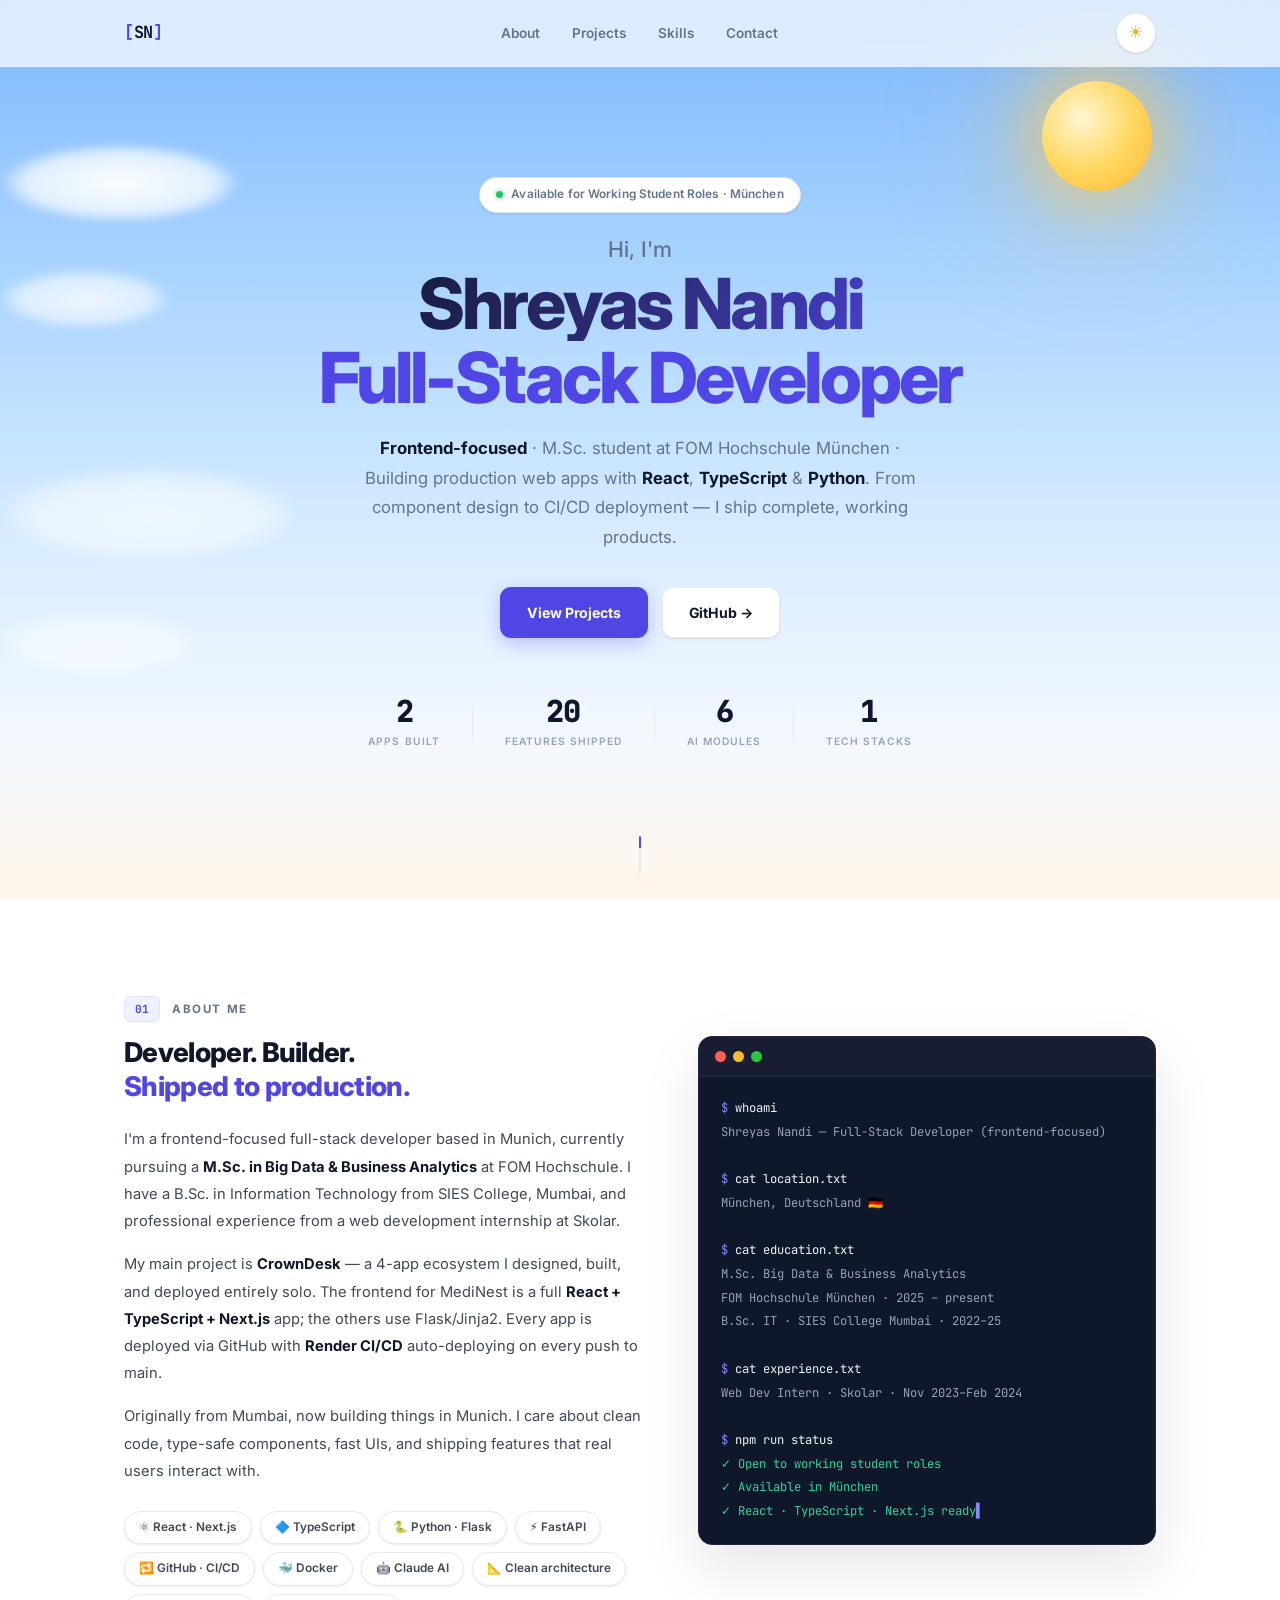
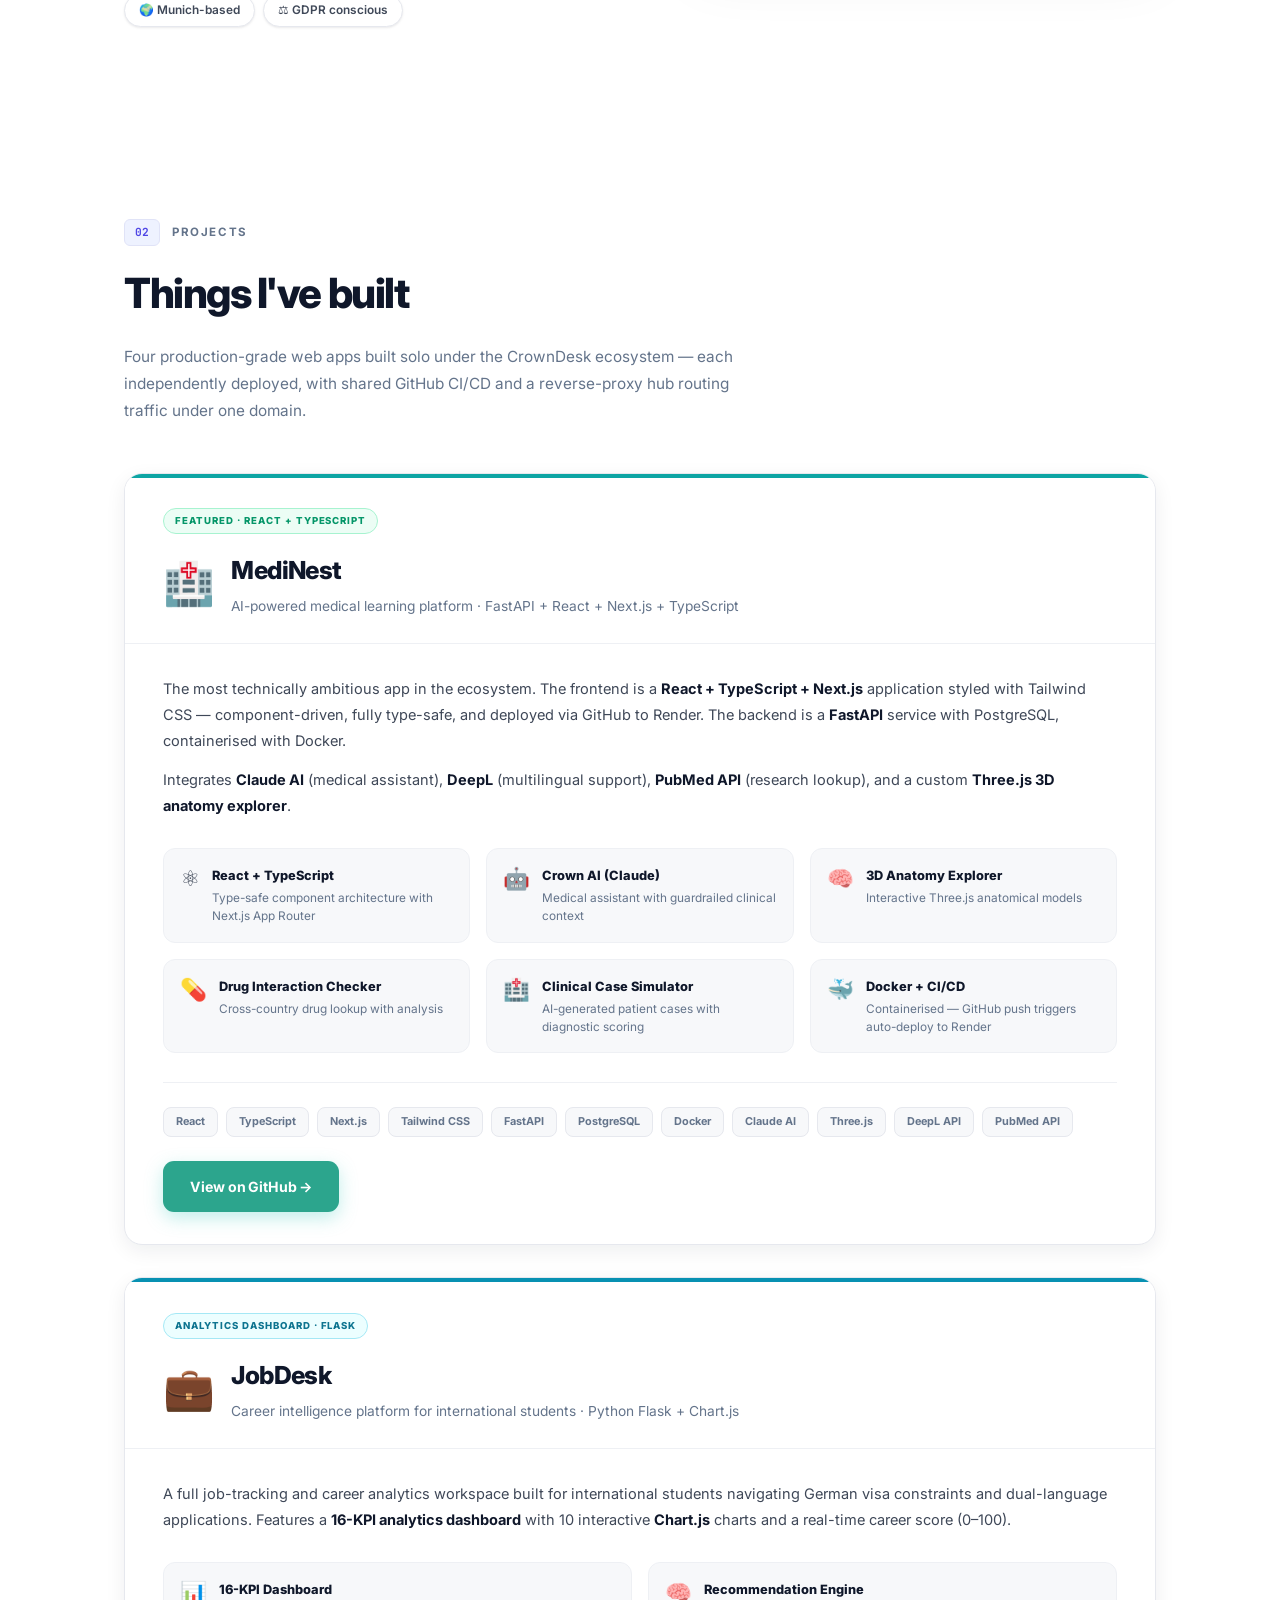
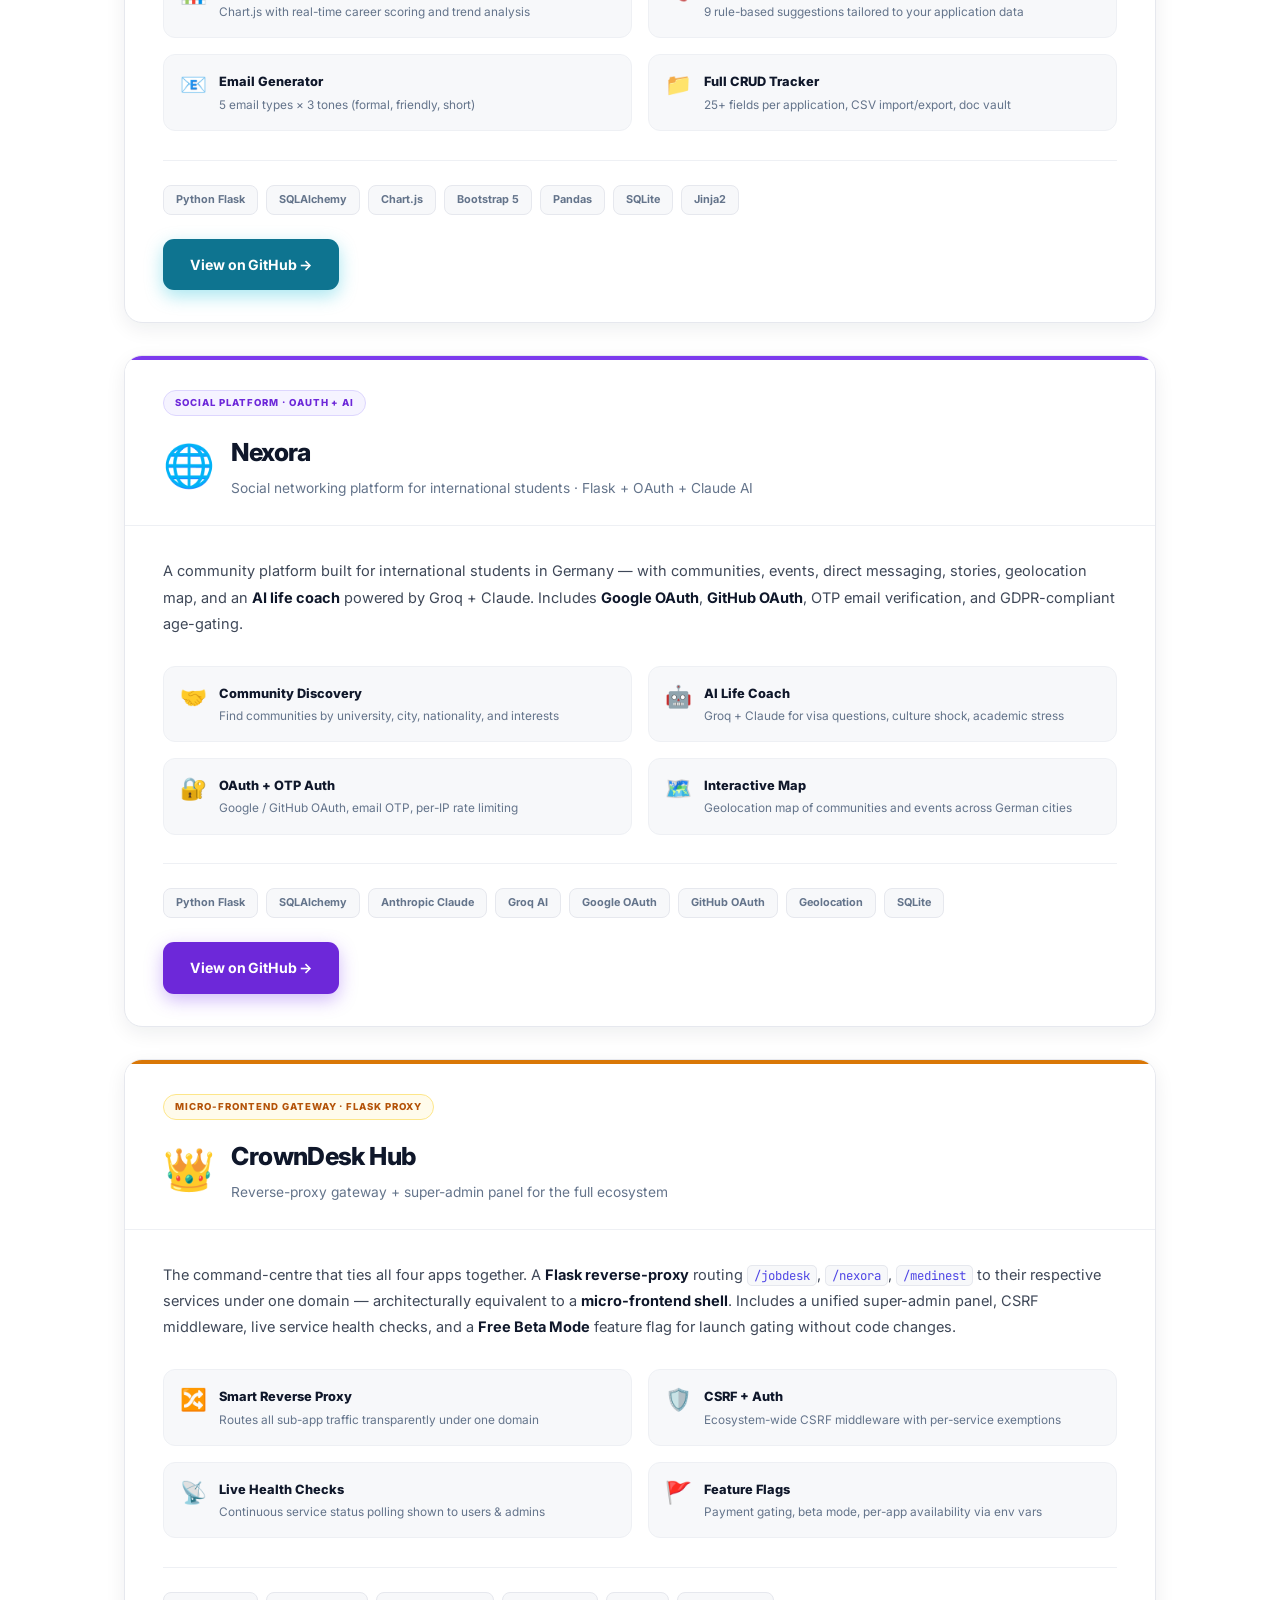
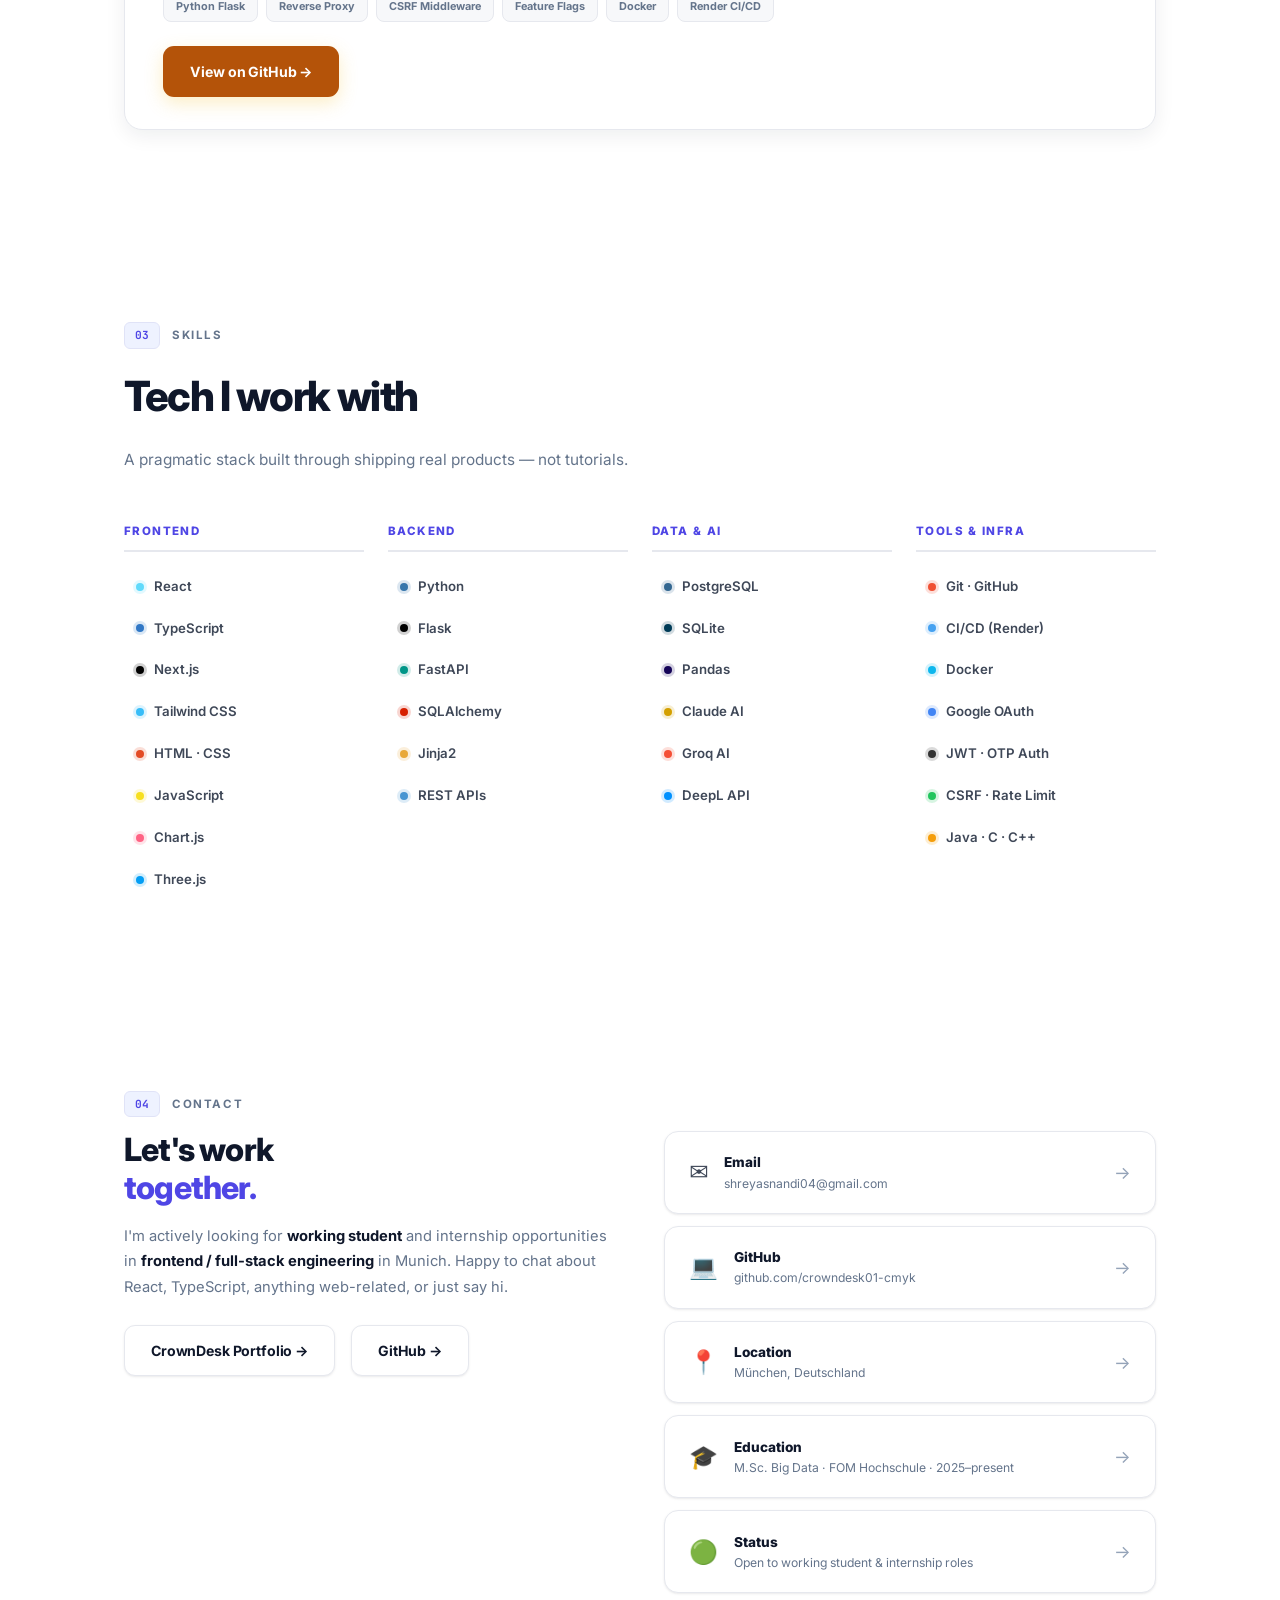
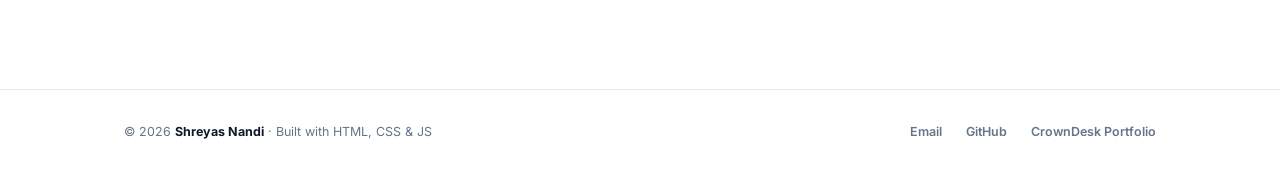
<file: shreyas.html>
<!DOCTYPE html>
<html lang="en">
<head>
  <meta charset="UTF-8" />
  <meta name="viewport" content="width=device-width, initial-scale=1.0" />
  <title>Shreyas Nandi — Full-Stack Developer (Frontend-focused) · München</title>
  <meta name="description" content="Shreyas Nandi — Full-Stack Developer, frontend-focused, based in Munich. React, TypeScript, Next.js, Python. M.Sc. student at FOM Hochschule. Open to working student roles." />
  <meta name="author" content="Shreyas Nandi" />
  <link rel="preconnect" href="https://fonts.googleapis.com" />
  <link rel="preconnect" href="https://fonts.gstatic.com" crossorigin />
  <link href="https://fonts.googleapis.com/css2?family=Inter:wght@300;400;500;600;700;800;900&family=JetBrains+Mono:wght@400;700&display=swap" rel="stylesheet" />
  <link rel="stylesheet" href="style.css" />
</head>
<body>
<script>(function(){try{if(localStorage.getItem('theme')==='night')document.body.classList.add('night');}catch(e){}})();</script>

<!-- ══ SPACE BACKGROUND (day / night) ══ -->
<div id="space-bg" aria-hidden="true">
  <div class="sky"></div>
  <div class="stars" id="stars"></div>
  <div class="shooting-star"></div>
  <div class="celestial">
    <div class="sun"></div>
    <div class="moon">
      <span class="crater crater-1"></span>
      <span class="crater crater-2"></span>
      <span class="crater crater-3"></span>
    </div>
  </div>
  <div class="clouds">
    <div class="cloud cloud-1"></div>
    <div class="cloud cloud-2"></div>
    <div class="cloud cloud-3"></div>
    <div class="cloud cloud-4"></div>
  </div>
  <div class="planet planet-1"></div>
  <div class="planet planet-2"></div>
</div>

<!-- Cursor glow -->
<div class="cursor-glow" id="cursorGlow"></div>

<!-- ══ NAVBAR ══ -->
<nav id="navbar">
  <div class="nav-inner">
    <a href="#hero" class="nav-logo"><span class="logo-bracket">[</span>SN<span class="logo-bracket">]</span></a>
    <div class="nav-links">
      <a href="#about">About</a>
      <a href="#projects">Projects</a>
      <a href="#skills">Skills</a>
      <a href="#contact">Contact</a>
    </div>
    <div class="nav-right">
      <button class="theme-toggle" id="themeToggle" aria-label="Toggle day or night mode" title="Toggle day / night">
        <span class="ti ti-sun">☀</span>
        <span class="ti ti-moon">☾</span>
      </button>
      <button class="nav-toggle" id="navToggle" aria-label="menu">
        <span></span><span></span><span></span>
      </button>
    </div>
  </div>
  <div class="mobile-menu" id="mobileMenu">
    <a href="#about">About</a>
    <a href="#projects">Projects</a>
    <a href="#skills">Skills</a>
    <a href="#contact">Contact</a>
  </div>
</nav>

<!-- ══ HERO ══ -->
<section id="hero">
  <div class="hero-bg">
    <div class="hero-grid"></div>
    <div class="hero-orb hero-orb-1"></div>
    <div class="hero-orb hero-orb-2"></div>
    <div class="hero-orb hero-orb-3"></div>
    <div class="hero-glow-line"></div>
  </div>

  <div class="hero-content">
    <div class="hero-badge">
      <span class="badge-dot"></span>
      Available for Working Student Roles · München
    </div>

    <h1 class="hero-title">
      <span class="hero-line hero-line-1">Hi, I'm</span>
      <span class="hero-line hero-line-2 gradient-text">Shreyas Nandi</span>
      <span class="hero-line hero-line-3">Full-Stack Developer</span>
    </h1>

    <p class="hero-subtitle">
      <strong>Frontend-focused</strong> · M.Sc. student at FOM Hochschule München · Building production web apps with
      <strong>React</strong>, <strong>TypeScript</strong> & <strong>Python</strong>.
      From component design to CI/CD deployment — I ship complete, working products.
    </p>

    <div class="hero-actions">
      <a href="#projects" class="btn btn-primary">View Projects</a>
      <a href="https://github.com/crowndesk01-cmyk" target="_blank" rel="noopener" class="btn btn-glass">GitHub →</a>
    </div>

    <div class="hero-metrics">
      <div class="metric">
        <span class="metric-value" data-count="4">4</span>
        <span class="metric-label">Apps Built</span>
      </div>
      <div class="metric-divider"></div>
      <div class="metric">
        <span class="metric-value" data-count="50">50</span>
        <span class="metric-label">Features Shipped</span>
      </div>
      <div class="metric-divider"></div>
      <div class="metric">
        <span class="metric-value" data-count="15">15</span>
        <span class="metric-label">AI Modules</span>
      </div>
      <div class="metric-divider"></div>
      <div class="metric">
        <span class="metric-value" data-count="3">3</span>
        <span class="metric-label">Tech Stacks</span>
      </div>
    </div>
  </div>

  <div class="scroll-indicator"><div class="scroll-line"></div></div>
</section>

<!-- ══ ABOUT ══ -->
<section id="about">
  <div class="container">
    <div class="section-header">
      <span class="section-num">01</span>
      <span class="section-label">About me</span>
    </div>

    <div class="about-layout">
      <div class="about-left">
        <h2>Developer. Builder.<br/><span style="color:var(--accent)">Shipped to production.</span></h2>
        <p>
          I'm a frontend-focused full-stack developer based in Munich, currently pursuing a
          <strong>M.Sc. in Big Data & Business Analytics</strong> at FOM Hochschule. I have a B.Sc. in
          Information Technology from SIES College, Mumbai, and professional experience from a
          web development internship at Skolar.
        </p>
        <p>
          My main project is <strong>CrownDesk</strong> — a 4-app ecosystem I designed, built, and
          deployed entirely solo. The frontend for MediNest is a full <strong>React + TypeScript + Next.js</strong>
          app; the others use Flask/Jinja2. Every app is deployed via GitHub with <strong>Render CI/CD</strong>
          auto-deploying on every push to main.
        </p>
        <p>
          Originally from Mumbai, now building things in Munich. I care about clean code,
          type-safe components, fast UIs, and shipping features that real users interact with.
        </p>
        <div class="about-tags">
          <span class="tag-highlight">⚛️ React · Next.js</span>
          <span class="tag-highlight">🔷 TypeScript</span>
          <span class="tag-highlight">🐍 Python · Flask</span>
          <span class="tag-highlight">⚡ FastAPI</span>
          <span class="tag-highlight">🔁 GitHub · CI/CD</span>
          <span class="tag-highlight">🐳 Docker</span>
          <span class="tag-highlight">🤖 Claude AI</span>
          <span class="tag-highlight">📐 Clean architecture</span>
          <span class="tag-highlight">🌍 Munich-based</span>
          <span class="tag-highlight">⚖️ GDPR conscious</span>
        </div>
      </div>

      <div class="about-right">
        <div class="terminal-card">
          <div class="terminal-dots">
            <span></span><span></span><span></span>
          </div>
          <div class="terminal-body">
            <div><span class="t-prompt">$ </span><span class="t-cmd">whoami</span></div>
            <div class="t-output">Shreyas Nandi — Full-Stack Developer (frontend-focused)</div>
            <br/>
            <div><span class="t-prompt">$ </span><span class="t-cmd">cat location.txt</span></div>
            <div class="t-output">München, Deutschland 🇩🇪</div>
            <br/>
            <div><span class="t-prompt">$ </span><span class="t-cmd">cat education.txt</span></div>
            <div class="t-output">M.Sc. Big Data &amp; Business Analytics</div>
            <div class="t-output">FOM Hochschule München · 2025 – present</div>
            <div class="t-output">B.Sc. IT · SIES College Mumbai · 2022–25</div>
            <br/>
            <div><span class="t-prompt">$ </span><span class="t-cmd">cat experience.txt</span></div>
            <div class="t-output">Web Dev Intern · Skolar · Nov 2023–Feb 2024</div>
            <br/>
            <div><span class="t-prompt">$ </span><span class="t-cmd">npm run status</span></div>
            <div class="t-success">✓ Open to working student roles</div>
            <div class="t-success">✓ Available in München</div>
            <div class="t-success">✓ React · TypeScript · Next.js ready<span class="t-cursor">▌</span></div>
          </div>
        </div>
      </div>
    </div>
  </div>
</section>

<!-- ══ PROJECTS ══ -->
<section id="projects" class="project-section">
  <div class="container">
    <div class="section-header reveal">
      <span class="section-num">02</span>
      <span class="section-label">Projects</span>
    </div>
    <h2 class="section-title">Things I've built</h2>
    <p class="section-desc">
      Four production-grade web apps built solo under the CrownDesk ecosystem — each independently deployed,
      with shared GitHub CI/CD and a reverse-proxy hub routing traffic under one domain.
    </p>

    <!-- MediNest — most relevant for frontend roles -->
    <div class="project-showcase" style="--proj:#0ea5a4; margin-bottom:2rem;">
      <div class="project-showcase-header">
        <div class="project-badge-row">
          <span class="project-status-badge">Featured · React + TypeScript</span>
        </div>
        <div class="project-title-row">
          <span class="project-icon-lg">🏥</span>
          <div>
            <h2>MediNest</h2>
            <p class="project-tagline">AI-powered medical learning platform · FastAPI + React + Next.js + TypeScript</p>
          </div>
        </div>
      </div>
      <div class="project-body">
        <div class="project-description">
          <p>
            The most technically ambitious app in the ecosystem. The frontend is a <strong>React + TypeScript + Next.js</strong>
            application styled with Tailwind CSS — component-driven, fully type-safe, and deployed via GitHub to Render.
            The backend is a <strong>FastAPI</strong> service with PostgreSQL, containerised with Docker.
          </p>
          <p style="margin-top:.75rem">
            Integrates <strong>Claude AI</strong> (medical assistant), <strong>DeepL</strong> (multilingual support),
            <strong>PubMed API</strong> (research lookup), and a custom <strong>Three.js 3D anatomy explorer</strong>.
          </p>
        </div>
        <div class="features-grid features-grid-3">
          <div class="feature-item">
            <span class="feature-icon">⚛️</span>
            <div><h5>React + TypeScript</h5><p>Type-safe component architecture with Next.js App Router</p></div>
          </div>
          <div class="feature-item">
            <span class="feature-icon">🤖</span>
            <div><h5>Crown AI (Claude)</h5><p>Medical assistant with guardrailed clinical context</p></div>
          </div>
          <div class="feature-item">
            <span class="feature-icon">🧠</span>
            <div><h5>3D Anatomy Explorer</h5><p>Interactive Three.js anatomical models</p></div>
          </div>
          <div class="feature-item">
            <span class="feature-icon">💊</span>
            <div><h5>Drug Interaction Checker</h5><p>Cross-country drug lookup with analysis</p></div>
          </div>
          <div class="feature-item">
            <span class="feature-icon">🏥</span>
            <div><h5>Clinical Case Simulator</h5><p>AI-generated patient cases with diagnostic scoring</p></div>
          </div>
          <div class="feature-item">
            <span class="feature-icon">🐳</span>
            <div><h5>Docker + CI/CD</h5><p>Containerised — GitHub push triggers auto-deploy to Render</p></div>
          </div>
        </div>
        <div class="project-stack">
          <span>React</span><span>TypeScript</span><span>Next.js</span><span>Tailwind CSS</span>
          <span>FastAPI</span><span>PostgreSQL</span><span>Docker</span>
          <span>Claude AI</span><span>Three.js</span><span>DeepL API</span><span>PubMed API</span>
        </div>
        <div class="project-cta">
          <a href="https://github.com/crowndesk01-cmyk" target="_blank" rel="noopener" class="btn btn-primary" style="--btn-color:#2CA58D;--btn-glow:rgba(78,205,196,.35)">
            View on GitHub →
          </a>
        </div>
      </div>
    </div>

    <!-- JobDesk -->
    <div class="project-showcase" style="--proj:#0891b2; margin-bottom:2rem;">
      <div class="project-showcase-header">
        <div class="project-badge-row">
          <span class="project-status-badge" style="color:#0e7490;border-color:#a5e8f5;background:#ecfeff">Analytics Dashboard · Flask</span>
        </div>
        <div class="project-title-row">
          <span class="project-icon-lg">💼</span>
          <div>
            <h2>JobDesk</h2>
            <p class="project-tagline">Career intelligence platform for international students · Python Flask + Chart.js</p>
          </div>
        </div>
      </div>
      <div class="project-body">
        <div class="project-description">
          <p>
            A full job-tracking and career analytics workspace built for international students navigating German visa
            constraints and dual-language applications. Features a <strong>16-KPI analytics dashboard</strong> with
            10 interactive <strong>Chart.js</strong> charts and a real-time career score (0–100).
          </p>
        </div>
        <div class="features-grid">
          <div class="feature-item">
            <span class="feature-icon">📊</span>
            <div><h5>16-KPI Dashboard</h5><p>Chart.js with real-time career scoring and trend analysis</p></div>
          </div>
          <div class="feature-item">
            <span class="feature-icon">🧠</span>
            <div><h5>Recommendation Engine</h5><p>9 rule-based suggestions tailored to your application data</p></div>
          </div>
          <div class="feature-item">
            <span class="feature-icon">📧</span>
            <div><h5>Email Generator</h5><p>5 email types × 3 tones (formal, friendly, short)</p></div>
          </div>
          <div class="feature-item">
            <span class="feature-icon">📁</span>
            <div><h5>Full CRUD Tracker</h5><p>25+ fields per application, CSV import/export, doc vault</p></div>
          </div>
        </div>
        <div class="project-stack">
          <span>Python Flask</span><span>SQLAlchemy</span><span>Chart.js</span>
          <span>Bootstrap 5</span><span>Pandas</span><span>SQLite</span><span>Jinja2</span>
        </div>
        <div class="project-cta">
          <a href="https://github.com/crowndesk01-cmyk" target="_blank" rel="noopener" class="btn btn-primary" style="--btn-color:#0e7490;--btn-glow:rgba(6,182,212,.35)">
            View on GitHub →
          </a>
        </div>
      </div>
    </div>

    <!-- Nexora -->
    <div class="project-showcase" style="--proj:#7c3aed; margin-bottom:2rem;">
      <div class="project-showcase-header">
        <div class="project-badge-row">
          <span class="project-status-badge" style="color:#6d28d9;border-color:#ddd6fe;background:#f5f3ff">Social Platform · OAuth + AI</span>
        </div>
        <div class="project-title-row">
          <span class="project-icon-lg">🌐</span>
          <div>
            <h2>Nexora</h2>
            <p class="project-tagline">Social networking platform for international students · Flask + OAuth + Claude AI</p>
          </div>
        </div>
      </div>
      <div class="project-body">
        <div class="project-description">
          <p>
            A community platform built for international students in Germany — with communities, events,
            direct messaging, stories, geolocation map, and an <strong>AI life coach</strong> powered by
            Groq + Claude. Includes <strong>Google OAuth</strong>, <strong>GitHub OAuth</strong>, OTP
            email verification, and GDPR-compliant age-gating.
          </p>
        </div>
        <div class="features-grid">
          <div class="feature-item">
            <span class="feature-icon">🤝</span>
            <div><h5>Community Discovery</h5><p>Find communities by university, city, nationality, and interests</p></div>
          </div>
          <div class="feature-item">
            <span class="feature-icon">🤖</span>
            <div><h5>AI Life Coach</h5><p>Groq + Claude for visa questions, culture shock, academic stress</p></div>
          </div>
          <div class="feature-item">
            <span class="feature-icon">🔐</span>
            <div><h5>OAuth + OTP Auth</h5><p>Google / GitHub OAuth, email OTP, per-IP rate limiting</p></div>
          </div>
          <div class="feature-item">
            <span class="feature-icon">🗺️</span>
            <div><h5>Interactive Map</h5><p>Geolocation map of communities and events across German cities</p></div>
          </div>
        </div>
        <div class="project-stack">
          <span>Python Flask</span><span>SQLAlchemy</span><span>Anthropic Claude</span>
          <span>Groq AI</span><span>Google OAuth</span><span>GitHub OAuth</span>
          <span>Geolocation</span><span>SQLite</span>
        </div>
        <div class="project-cta">
          <a href="https://github.com/crowndesk01-cmyk" target="_blank" rel="noopener" class="btn btn-primary" style="--btn-color:#6d28d9;--btn-glow:rgba(124,58,237,.35)">
            View on GitHub →
          </a>
        </div>
      </div>
    </div>

    <!-- CrownDesk Hub -->
    <div class="project-showcase" style="--proj:#d97706;">
      <div class="project-showcase-header">
        <div class="project-badge-row">
          <span class="project-status-badge" style="color:#b45309;border-color:#fde68a;background:#fffbeb">Micro-Frontend Gateway · Flask Proxy</span>
        </div>
        <div class="project-title-row">
          <span class="project-icon-lg">👑</span>
          <div>
            <h2>CrownDesk Hub</h2>
            <p class="project-tagline">Reverse-proxy gateway + super-admin panel for the full ecosystem</p>
          </div>
        </div>
      </div>
      <div class="project-body">
        <div class="project-description">
          <p>
            The command-centre that ties all four apps together. A <strong>Flask reverse-proxy</strong> routing
            <code style="color:var(--accent);font-family:var(--mono)">/jobdesk</code>,
            <code style="color:var(--accent);font-family:var(--mono)">/nexora</code>,
            <code style="color:var(--accent);font-family:var(--mono)">/medinest</code> to their respective
            services under one domain — architecturally equivalent to a <strong>micro-frontend shell</strong>.
            Includes a unified super-admin panel, CSRF middleware, live service health checks, and a
            <strong>Free Beta Mode</strong> feature flag for launch gating without code changes.
          </p>
        </div>
        <div class="features-grid">
          <div class="feature-item">
            <span class="feature-icon">🔀</span>
            <div><h5>Smart Reverse Proxy</h5><p>Routes all sub-app traffic transparently under one domain</p></div>
          </div>
          <div class="feature-item">
            <span class="feature-icon">🛡️</span>
            <div><h5>CSRF + Auth</h5><p>Ecosystem-wide CSRF middleware with per-service exemptions</p></div>
          </div>
          <div class="feature-item">
            <span class="feature-icon">📡</span>
            <div><h5>Live Health Checks</h5><p>Continuous service status polling shown to users &amp; admins</p></div>
          </div>
          <div class="feature-item">
            <span class="feature-icon">🚩</span>
            <div><h5>Feature Flags</h5><p>Payment gating, beta mode, per-app availability via env vars</p></div>
          </div>
        </div>
        <div class="project-stack">
          <span>Python Flask</span><span>Reverse Proxy</span><span>CSRF Middleware</span>
          <span>Feature Flags</span><span>Docker</span><span>Render CI/CD</span>
        </div>
        <div class="project-cta">
          <a href="https://github.com/crowndesk01-cmyk" target="_blank" rel="noopener" class="btn btn-primary" style="--btn-color:#b45309;--btn-glow:rgba(245,200,66,.3)">
            View on GitHub →
          </a>
        </div>
      </div>
    </div>

  </div>
</section>

<!-- ══ SKILLS ══ -->
<section id="skills">
  <div class="container">
    <div class="section-header reveal">
      <span class="section-num">03</span>
      <span class="section-label">Skills</span>
    </div>
    <h2 class="section-title">Tech I work with</h2>
    <p class="section-desc">
      A pragmatic stack built through shipping real products — not tutorials.
    </p>

    <div class="skills-columns">
      <div class="skill-col">
        <h4>Frontend</h4>
        <div class="skill-items">
          <div class="skill-item"><span class="skill-dot" style="--dot-color:#61dafb"></span>React</div>
          <div class="skill-item"><span class="skill-dot" style="--dot-color:#3178c6"></span>TypeScript</div>
          <div class="skill-item"><span class="skill-dot" style="--dot-color:#000"></span>Next.js</div>
          <div class="skill-item"><span class="skill-dot" style="--dot-color:#38bdf8"></span>Tailwind CSS</div>
          <div class="skill-item"><span class="skill-dot" style="--dot-color:#e34c26"></span>HTML · CSS</div>
          <div class="skill-item"><span class="skill-dot" style="--dot-color:#f7df1e"></span>JavaScript</div>
          <div class="skill-item"><span class="skill-dot" style="--dot-color:#ff6384"></span>Chart.js</div>
          <div class="skill-item"><span class="skill-dot" style="--dot-color:#049ef4"></span>Three.js</div>
        </div>
      </div>
      <div class="skill-col">
        <h4>Backend</h4>
        <div class="skill-items">
          <div class="skill-item"><span class="skill-dot" style="--dot-color:#3776ab"></span>Python</div>
          <div class="skill-item"><span class="skill-dot" style="--dot-color:#000"></span>Flask</div>
          <div class="skill-item"><span class="skill-dot" style="--dot-color:#009688"></span>FastAPI</div>
          <div class="skill-item"><span class="skill-dot" style="--dot-color:#d71f00"></span>SQLAlchemy</div>
          <div class="skill-item"><span class="skill-dot" style="--dot-color:#e8a838"></span>Jinja2</div>
          <div class="skill-item"><span class="skill-dot" style="--dot-color:#4695d2"></span>REST APIs</div>
        </div>
      </div>
      <div class="skill-col">
        <h4>Data &amp; AI</h4>
        <div class="skill-items">
          <div class="skill-item"><span class="skill-dot" style="--dot-color:#336791"></span>PostgreSQL</div>
          <div class="skill-item"><span class="skill-dot" style="--dot-color:#003b57"></span>SQLite</div>
          <div class="skill-item"><span class="skill-dot" style="--dot-color:#150458"></span>Pandas</div>
          <div class="skill-item"><span class="skill-dot" style="--dot-color:#d4a000"></span>Claude AI</div>
          <div class="skill-item"><span class="skill-dot" style="--dot-color:#f55036"></span>Groq AI</div>
          <div class="skill-item"><span class="skill-dot" style="--dot-color:#0091ff"></span>DeepL API</div>
        </div>
      </div>
      <div class="skill-col">
        <h4>Tools &amp; Infra</h4>
        <div class="skill-items">
          <div class="skill-item"><span class="skill-dot" style="--dot-color:#f05033"></span>Git · GitHub</div>
          <div class="skill-item"><span class="skill-dot" style="--dot-color:#46a2f1"></span>CI/CD (Render)</div>
          <div class="skill-item"><span class="skill-dot" style="--dot-color:#0db7ed"></span>Docker</div>
          <div class="skill-item"><span class="skill-dot" style="--dot-color:#4285f4"></span>Google OAuth</div>
          <div class="skill-item"><span class="skill-dot" style="--dot-color:#333"></span>JWT · OTP Auth</div>
          <div class="skill-item"><span class="skill-dot" style="--dot-color:#22c55e"></span>CSRF · Rate Limit</div>
          <div class="skill-item"><span class="skill-dot" style="--dot-color:#f59e0b"></span>Java · C · C++</div>
        </div>
      </div>
    </div>
  </div>
</section>

<!-- ══ CONTACT ══ -->
<section id="contact">
  <div class="container">
    <div class="section-header reveal">
      <span class="section-num">04</span>
      <span class="section-label">Contact</span>
    </div>

    <div class="contact-layout">
      <div class="contact-left">
        <h2>Let's work<br/><span style="color:var(--accent)">together.</span></h2>
        <p>
          I'm actively looking for <strong>working student</strong> and internship opportunities in
          <strong>frontend / full-stack engineering</strong> in Munich.
          Happy to chat about React, TypeScript, anything web-related, or just say hi.
        </p>
        <div style="margin-top:1.5rem">
          <a href="https://crowndesk01-cmyk.github.io/portfolio/" target="_blank" rel="noopener" class="btn btn-glass" style="display:inline-flex;margin-right:.75rem;margin-bottom:.75rem">
            CrownDesk Portfolio →
          </a>
          <a href="https://github.com/crowndesk01-cmyk" target="_blank" rel="noopener" class="btn btn-glass" style="display:inline-flex;margin-bottom:.75rem">
            GitHub →
          </a>
        </div>
      </div>

      <div class="contact-right">
        <a href="mailto:shreyasnandi04@gmail.com" class="contact-row">
          <span class="contact-row-icon">✉️</span>
          <div>
            <h4>Email</h4>
            <p>shreyasnandi04@gmail.com</p>
          </div>
          <span class="contact-arrow">→</span>
        </a>
        <a href="https://github.com/crowndesk01-cmyk" target="_blank" rel="noopener" class="contact-row">
          <span class="contact-row-icon">💻</span>
          <div>
            <h4>GitHub</h4>
            <p>github.com/crowndesk01-cmyk</p>
          </div>
          <span class="contact-arrow">→</span>
        </a>
        <div class="contact-row">
          <span class="contact-row-icon">📍</span>
          <div>
            <h4>Location</h4>
            <p>München, Deutschland</p>
          </div>
          <span class="contact-arrow">→</span>
        </div>
        <div class="contact-row">
          <span class="contact-row-icon">🎓</span>
          <div>
            <h4>Education</h4>
            <p>M.Sc. Big Data · FOM Hochschule · 2025–present</p>
          </div>
          <span class="contact-arrow">→</span>
        </div>
        <div class="contact-row">
          <span class="contact-row-icon">🟢</span>
          <div>
            <h4>Status</h4>
            <p>Open to working student &amp; internship roles</p>
          </div>
          <span class="contact-arrow">→</span>
        </div>
      </div>
    </div>
  </div>
</section>

<!-- ══ FOOTER ══ -->
<footer>
  <div class="container">
    <div class="footer-inner">
      <p>© <span id="yr"></span> <strong>Shreyas Nandi</strong> · Built with HTML, CSS &amp; JS</p>
      <div class="footer-links">
        <a href="mailto:shreyasnandi04@gmail.com">Email</a>
        <a href="https://github.com/crowndesk01-cmyk" target="_blank" rel="noopener">GitHub</a>
        <a href="https://crowndesk01-cmyk.github.io/portfolio/" target="_blank">CrownDesk Portfolio</a>
      </div>
    </div>
  </div>
</footer>

<script src="script.js"></script>
<script>document.getElementById('yr').textContent = new Date().getFullYear();</script>
</body>
</html>
</file>
<file: style.css>
/* ══════════════════════════════════════════════════════
   SHREYAS NANDI — PORTFOLIO
   Clean · minimal · professional (light)
══════════════════════════════════════════════════════ */

:root {
  --bg: #ffffff;
  --bg-2: #f7f8fa;
  --surface: #ffffff;
  --border: #e6e8ee;
  --border-2: #eef0f4;

  --ink: #0f172a;       /* headings */
  --body: #3f4858;      /* body text */
  --muted: #64748b;
  --dim: #94a3b8;

  --accent: #4f46e5;        /* indigo */
  --accent-dark: #4338ca;
  --accent-light: #eef2ff;

  --shadow: 0 1px 3px rgba(15,23,42,.06), 0 1px 2px rgba(15,23,42,.04);
  --shadow-md: 0 6px 20px rgba(15,23,42,.07);
  --shadow-lg: 0 24px 60px rgba(15,23,42,.10);

  --font: 'Inter', system-ui, -apple-system, 'Segoe UI', sans-serif;
  --mono: 'JetBrains Mono', ui-monospace, monospace;
}

*,*::before,*::after { margin:0; padding:0; box-sizing:border-box; }
html { scroll-behavior:smooth; scroll-padding-top:80px; }
body {
  font-family:var(--font); background:var(--bg); color:var(--body);
  line-height:1.65; -webkit-font-smoothing:antialiased; overflow-x:hidden;
}
.container { max-width:1080px; margin:0 auto; padding:0 24px; }
a { color:inherit; text-decoration:none; }
strong { color:var(--ink); font-weight:700; }

/* cursor glow disabled for clean look */
.cursor-glow { display:none !important; }

/* ══ NAVBAR ══ */
#navbar {
  position:fixed; top:0; left:0; right:0; z-index:1000;
  background:rgba(255,255,255,.72); backdrop-filter:blur(14px);
  border-bottom:1px solid transparent; transition:border-color .3s, box-shadow .3s, background .3s;
}
#navbar.scrolled {
  background:rgba(255,255,255,.85);
  box-shadow:0 1px 0 var(--border), 0 6px 24px rgba(15,23,42,.05);
  border-bottom-color:var(--border);
}
.nav-inner {
  max-width:1080px; margin:0 auto; padding:0 24px;
  height:66px; display:flex; align-items:center; justify-content:space-between;
}
.nav-logo { font-family:var(--mono); font-size:1.05rem; font-weight:700; color:var(--ink); letter-spacing:-.02em; }
.logo-bracket { color:var(--accent); }
.nav-links { display:flex; gap:2rem; }
.nav-links a {
  font-size:.85rem; font-weight:600; color:var(--muted);
  transition:color .2s; position:relative; padding:4px 0;
}
.nav-links a::after {
  content:''; position:absolute; bottom:-2px; left:0; width:0; height:2px;
  background:var(--accent); border-radius:2px; transition:width .25s ease;
}
.nav-links a:hover { color:var(--ink); }
.nav-links a:hover::after { width:100%; }

.nav-toggle { display:none; flex-direction:column; gap:5px; background:none; border:none; cursor:pointer; padding:4px; }
.nav-toggle span { width:22px; height:2px; background:var(--ink); border-radius:2px; transition:all .3s; }
.mobile-menu { display:none; flex-direction:column; padding:0 24px 18px; background:#fff; border-bottom:1px solid var(--border); }
.mobile-menu a { padding:14px 0; font-size:.92rem; font-weight:600; color:var(--body); border-bottom:1px solid var(--border-2); }
.mobile-menu a:hover { color:var(--accent); }
.mobile-menu.open { display:flex; }

/* ══ HERO ══ */
#hero {
  min-height:100vh; display:flex; align-items:center; justify-content:center;
  position:relative; overflow:hidden; padding:120px 24px 90px;
  background:
    radial-gradient(60% 50% at 50% 0%, rgba(79,70,229,.06), transparent 70%),
    linear-gradient(180deg, #fbfbfd 0%, var(--bg) 60%);
}
.hero-bg { position:absolute; inset:0; overflow:hidden; pointer-events:none; }
.hero-grid {
  position:absolute; inset:0;
  background-image:
    linear-gradient(rgba(15,23,42,.025) 1px,transparent 1px),
    linear-gradient(90deg,rgba(15,23,42,.025) 1px,transparent 1px);
  background-size:64px 64px;
  mask-image:radial-gradient(ellipse 80% 60% at 50% 30%, #000 30%, transparent 75%);
  -webkit-mask-image:radial-gradient(ellipse 80% 60% at 50% 30%, #000 30%, transparent 75%);
}
.hero-orb { display:none; } /* removed for clean look */
.hero-glow-line {
  position:absolute; bottom:0; left:0; right:0; height:1px;
  background:linear-gradient(90deg,transparent,var(--border),transparent);
}

.hero-content { position:relative; z-index:1; text-align:center; max-width:760px; }

.hero-badge {
  display:inline-flex; align-items:center; gap:8px;
  background:#fff; border:1px solid var(--border);
  border-radius:99px; padding:7px 16px; font-size:.74rem; font-weight:600;
  color:var(--muted); letter-spacing:.01em; box-shadow:var(--shadow);
  animation:fadeDown .6s ease both;
}
.badge-dot {
  width:7px; height:7px; border-radius:50%; background:#22c55e;
  box-shadow:0 0 0 3px rgba(34,197,94,.15); animation:pulse 2s infinite;
}
@keyframes fadeDown { from { opacity:0; transform:translateY(-12px); } to { opacity:1; transform:translateY(0); } }

.hero-title { margin:1.6rem 0 1.2rem; }
.hero-line {
  display:block; font-size:clamp(2.6rem,6.5vw,4.4rem); font-weight:800;
  line-height:1.05; letter-spacing:-.04em; color:var(--ink);
  opacity:0; animation:heroLineIn .7s cubic-bezier(.22,1,.36,1) forwards;
}
.hero-line-1 { animation-delay:.15s; color:var(--muted); font-weight:500; font-size:clamp(1rem,2.4vw,1.35rem); letter-spacing:0; margin-bottom:.4rem; }
.hero-line-2 { animation-delay:.32s; }
.hero-line-3 { animation-delay:.48s; color:var(--accent); }
@keyframes heroLineIn {
  from { opacity:0; transform:translateY(22px); }
  to { opacity:1; transform:translateY(0); }
}

.gradient-text {
  background:linear-gradient(120deg,var(--ink),#312e81 55%,var(--accent));
  -webkit-background-clip:text; -webkit-text-fill-color:transparent;
  background-clip:text;
}

.hero-subtitle {
  font-size:1.05rem; color:var(--muted); line-height:1.75; max-width:560px; margin:0 auto 2.2rem;
  opacity:0; animation:fadeUp .6s ease .7s forwards;
}

.hero-actions {
  display:flex; gap:14px; justify-content:center; margin-bottom:3.6rem;
  opacity:0; animation:fadeUp .6s ease .9s forwards;
}

.btn {
  display:inline-flex; align-items:center; gap:8px;
  padding:13px 26px; border-radius:11px; font-size:.88rem; font-weight:700;
  cursor:pointer; transition:transform .2s ease, box-shadow .2s ease, background .2s, border-color .2s, color .2s;
  border:1px solid transparent; letter-spacing:-.01em;
}

.btn-primary {
  background:var(--btn-color,var(--accent));
  color:#fff;
  box-shadow:0 6px 18px var(--btn-glow,rgba(79,70,229,.28));
}
.btn-primary:hover { transform:translateY(-2px); box-shadow:0 10px 26px var(--btn-glow,rgba(79,70,229,.36)); filter:brightness(1.04); }

.btn-glass {
  background:#fff; color:var(--ink);
  border:1px solid var(--border); box-shadow:var(--shadow);
}
.btn-glass:hover { color:var(--accent); border-color:var(--accent); background:var(--accent-light); transform:translateY(-2px); }

.hero-metrics {
  display:flex; align-items:center; justify-content:center; gap:0;
  opacity:0; animation:fadeUp .6s ease 1.1s forwards;
}
.metric { text-align:center; padding:0 2rem; }
.metric-value {
  display:block; font-size:1.9rem; font-weight:800; color:var(--ink);
  font-family:var(--mono); line-height:1; letter-spacing:-.03em;
}
.metric-label { font-size:.64rem; font-weight:600; color:var(--dim); text-transform:uppercase; letter-spacing:.1em; margin-top:6px; }
.metric-divider { width:1px; height:34px; background:var(--border); }

.scroll-indicator {
  position:absolute; bottom:26px; left:50%; transform:translateX(-50%);
  width:2px; height:38px; background:var(--border); border-radius:2px; overflow:hidden;
}
.scroll-line {
  width:100%; height:12px; background:var(--accent); border-radius:2px;
  animation:scrollPulse 1.8s ease-in-out infinite;
}
@keyframes scrollPulse { 0% { transform:translateY(-12px); } 50% { transform:translateY(38px); } 100% { transform:translateY(-12px); } }

/* ══ SECTIONS ══ */
section { padding:96px 0; position:relative; }
#about { background:var(--bg-2); }
#ecosystem { background:var(--bg); }
.project-section:nth-child(odd) { background:var(--bg-2); }
.project-section:nth-child(even) { background:var(--bg); }
#skills { background:var(--bg-2); }
#contact { background:var(--bg); }

.section-header { display:flex; align-items:center; gap:12px; margin-bottom:.85rem; }
.section-num {
  font-family:var(--mono); font-size:.7rem; font-weight:700; color:var(--accent);
  background:var(--accent-light); border:1px solid #e0e3f7;
  padding:3px 10px; border-radius:6px;
}
.section-label { font-size:.72rem; font-weight:700; color:var(--muted); text-transform:uppercase; letter-spacing:.14em; }
.section-title { font-size:clamp(1.9rem,4vw,2.6rem); font-weight:800; letter-spacing:-.035em; color:var(--ink); margin-bottom:1rem; }
.section-desc { color:var(--muted); font-size:.96rem; line-height:1.75; max-width:620px; margin-bottom:3rem; }

/* ══ ABOUT ══ */
.about-layout { display:grid; grid-template-columns:1.15fr 1fr; gap:3rem; align-items:start; }
.about-left h2 { font-size:1.7rem; font-weight:800; line-height:1.25; margin-bottom:1.4rem; letter-spacing:-.025em; color:var(--ink); }
.about-left p { color:var(--body); font-size:.92rem; line-height:1.85; margin-bottom:1rem; }
.about-tags { display:flex; flex-wrap:wrap; gap:8px; margin-top:1.6rem; }
.tag-highlight {
  font-size:.74rem; font-weight:600; color:var(--body);
  background:#fff; border:1px solid var(--border);
  padding:6px 14px; border-radius:99px; transition:all .2s; box-shadow:var(--shadow);
}
.tag-highlight:hover { color:var(--accent); border-color:var(--accent); background:var(--accent-light); transform:translateY(-2px); }

/* Terminal card — kept dark on purpose (developer accent) */
.terminal-card {
  background:#0f172a; border:1px solid #1e293b;
  border-radius:14px; overflow:hidden;
  box-shadow:var(--shadow-lg);
  transition:transform .35s cubic-bezier(.22,1,.36,1);
}
.terminal-card:hover { transform:translateY(-4px); }
.terminal-dots { display:flex; gap:7px; padding:14px 16px; background:rgba(255,255,255,.03); border-bottom:1px solid rgba(255,255,255,.06); }
.terminal-dots span { width:11px; height:11px; border-radius:50%; }
.terminal-dots span:nth-child(1) { background:#ff5f57; }
.terminal-dots span:nth-child(2) { background:#febc2e; }
.terminal-dots span:nth-child(3) { background:#28c840; }
.terminal-body { padding:20px 22px; font-family:var(--mono); font-size:.76rem; line-height:1.95; color:#cbd5e1; }
.t-prompt { color:#818cf8; }
.t-cmd { color:#f1f5f9; }
.t-output { color:#94a3b8; }
.t-success { color:#34d399; }
.t-cursor { animation:blink 1s step-end infinite; color:#818cf8; }
@keyframes blink { 50% { opacity:0; } }

/* ══ ECOSYSTEM / ARCHITECTURE (kept for compatibility) ══ */
.arch-diagram { display:flex; flex-direction:column; align-items:center; gap:0; margin-bottom:3rem; padding:2rem 0; }
.arch-hub {
  position:relative; z-index:2; background:#fff;
  border:1px solid var(--border); border-radius:18px;
  padding:1.4rem 2.4rem; text-align:center; box-shadow:var(--shadow-md);
}
.arch-icon { font-size:2rem; display:block; margin-bottom:.5rem; }
.arch-hub h4 { font-size:1rem; font-weight:800; color:var(--ink); }
.arch-hub p { font-size:.72rem; color:var(--muted); }
.arch-domain { font-family:var(--mono); font-size:.65rem; color:var(--accent); display:block; margin-top:6px; }
.arch-pulse { display:none; }
.arch-lines { display:flex; justify-content:center; gap:120px; height:46px; position:relative; }
.arch-line { width:2px; height:100%; background:linear-gradient(to bottom,var(--accent),transparent); opacity:.4; }
.arch-services { display:flex; gap:1.4rem; justify-content:center; flex-wrap:wrap; }
.arch-service {
  background:#fff; border:1px solid var(--border);
  border-radius:14px; padding:1.1rem 1.7rem; text-align:center;
  transition:all .3s ease; border-top:3px solid var(--svc-color,var(--accent));
}
.arch-service:hover { transform:translateY(-5px); box-shadow:var(--shadow-md); }
.arch-service span { font-size:1.5rem; display:block; margin-bottom:.4rem; }
.arch-service h5 { font-size:.85rem; font-weight:800; color:var(--ink); }
.arch-service small { font-size:.65rem; color:var(--dim); font-family:var(--mono); }

.tech-grid { display:grid; grid-template-columns:repeat(3,1fr); gap:1rem; }
.tech-card { background:#fff; border:1px solid var(--border); border-radius:14px; padding:1.5rem; transition:all .3s ease; box-shadow:var(--shadow); }
.tech-card:hover { border-color:#d7dae3; transform:translateY(-4px); box-shadow:var(--shadow-md); }
.tech-icon-wrap { width:42px; height:42px; border-radius:11px; background:var(--accent-light); border:1px solid #e0e3f7; display:flex; align-items:center; justify-content:center; font-size:1.2rem; margin-bottom:1rem; }
.tech-card h4 { font-size:.85rem; font-weight:800; color:var(--ink); margin-bottom:.4rem; }
.tech-card p { font-size:.78rem; color:var(--muted); line-height:1.6; }

/* ══ PROJECT SHOWCASES ══ */
.project-showcase {
  background:var(--surface); border:1px solid var(--border);
  border-radius:18px; overflow:hidden; box-shadow:var(--shadow-md);
  transition:transform .35s cubic-bezier(.22,1,.36,1), box-shadow .35s ease;
}
.project-showcase:hover { transform:translateY(-4px); box-shadow:var(--shadow-lg); }

.project-showcase-header {
  padding:1.9rem 2.4rem 1.6rem;
  background:#fff;
  border-bottom:1px solid var(--border-2);
  border-top:4px solid var(--proj,var(--accent));
}
.project-badge-row { display:flex; align-items:center; gap:12px; margin-bottom:1rem; }
.project-status-badge {
  font-size:.6rem; font-weight:800; text-transform:uppercase; letter-spacing:.1em;
  padding:4px 11px; border-radius:99px;
  background:#ecfdf5; color:#059669; border:1px solid #a7f3d0;
}
.project-title-row { display:flex; align-items:center; gap:16px; }
.project-icon-lg { font-size:2.6rem; flex-shrink:0; line-height:1; }
.project-title-row h2 { font-size:1.55rem; font-weight:800; letter-spacing:-.025em; color:var(--ink); }
.project-tagline { font-size:.86rem; color:var(--muted); margin-top:4px; }

.project-body { padding:2rem 2.4rem; }
.project-description { margin-bottom:1.8rem; }
.project-description p { color:var(--body); font-size:.91rem; line-height:1.8; }
.project-description code { background:var(--bg-2); border:1px solid var(--border); border-radius:5px; padding:1px 6px; font-size:.85em; }

.features-grid { display:grid; grid-template-columns:repeat(2,1fr); gap:1rem; margin-bottom:1.8rem; }
.features-grid-3 { grid-template-columns:repeat(3,1fr); }
.feature-item {
  display:flex; gap:12px; padding:1rem; border-radius:12px;
  background:var(--bg-2); border:1px solid var(--border-2);
  transition:all .25s ease;
}
.feature-item:hover { background:#fff; border-color:var(--border); box-shadow:var(--shadow); transform:translateY(-2px); }
.feature-icon { font-size:1.35rem; flex-shrink:0; margin-top:1px; line-height:1.2; }
.feature-item h5 { font-size:.8rem; font-weight:800; color:var(--ink); margin-bottom:3px; }
.feature-item p { font-size:.74rem; color:var(--muted); line-height:1.55; }

.medinest-extras { display:flex; flex-wrap:wrap; gap:8px; margin-bottom:1.8rem; padding:1.2rem; background:var(--bg-2); border:1px solid var(--border-2); border-radius:14px; }
.extra-chip { display:flex; align-items:center; gap:6px; font-size:.7rem; font-weight:600; color:var(--muted); background:#fff; border:1px solid var(--border); padding:5px 12px; border-radius:99px; transition:all .2s; }
.extra-chip:hover { border-color:var(--accent); color:var(--accent); }

.project-stack {
  display:flex; flex-wrap:wrap; gap:8px; margin-bottom:1.5rem;
  padding-top:1.5rem; border-top:1px solid var(--border-2);
}
.project-stack span {
  font-size:.68rem; font-weight:700; color:var(--muted);
  background:var(--bg-2); border:1px solid var(--border);
  padding:5px 12px; border-radius:8px;
}
.project-cta { margin-top:.4rem; }

/* ══ SKILLS ══ */
.skills-columns { display:grid; grid-template-columns:repeat(4,1fr); gap:1.5rem; }
.skill-col h4 {
  font-size:.72rem; font-weight:800; color:var(--accent);
  text-transform:uppercase; letter-spacing:.12em; margin-bottom:1rem;
  padding-bottom:.55rem; border-bottom:2px solid var(--border);
}
.skill-items { display:flex; flex-direction:column; gap:4px; }
.skill-item {
  display:flex; align-items:center; gap:10px;
  font-size:.83rem; font-weight:600; color:var(--body);
  padding:8px 12px; border-radius:9px; transition:all .2s;
}
.skill-item:hover { background:#fff; color:var(--ink); box-shadow:var(--shadow); transform:translateX(4px); }
.skill-dot { width:8px; height:8px; border-radius:50%; flex-shrink:0; background:var(--dot-color,var(--accent)); box-shadow:0 0 0 3px color-mix(in srgb, var(--dot-color,var(--accent)) 18%, transparent); }

/* ══ CONTACT ══ */
.contact-layout { display:grid; grid-template-columns:1fr 1fr; gap:3rem; align-items:start; }
.contact-left h2 { font-size:2rem; font-weight:800; line-height:1.2; margin-bottom:1rem; letter-spacing:-.025em; color:var(--ink); }
.contact-left p { color:var(--muted); font-size:.92rem; line-height:1.75; }

.contact-right { display:flex; flex-direction:column; gap:12px; }
.contact-row {
  display:flex; align-items:center; gap:16px;
  padding:1.2rem 1.5rem; background:#fff;
  border:1px solid var(--border); border-radius:14px;
  transition:all .3s ease; box-shadow:var(--shadow);
}
.contact-row:hover { border-color:var(--accent); transform:translateX(6px); box-shadow:var(--shadow-md); }
.contact-row-icon { font-size:1.45rem; flex-shrink:0; }
.contact-row h4 { font-size:.85rem; font-weight:800; color:var(--ink); }
.contact-row p { font-size:.76rem; color:var(--muted); }
.contact-arrow { margin-left:auto; font-size:1.1rem; color:var(--dim); transition:all .2s; }
.contact-row:hover .contact-arrow { color:var(--accent); transform:translateX(4px); }

/* ══ FOOTER ══ */
footer { background:var(--bg-2); border-top:1px solid var(--border); padding:2rem 0; }
.footer-inner { display:flex; justify-content:space-between; align-items:center; }
footer p { font-size:.78rem; color:var(--muted); }
footer strong { color:var(--ink); }
.footer-links { display:flex; gap:1.5rem; }
.footer-links a { font-size:.78rem; color:var(--muted); font-weight:600; transition:color .2s; }
.footer-links a:hover { color:var(--accent); }

/* ══ ANIMATIONS ══ */
@keyframes fadeUp { from { opacity:0; transform:translateY(24px); } to { opacity:1; transform:translateY(0); } }
@keyframes pulse { 0%,100% { opacity:1; } 50% { opacity:.5; } }

/* ══ SCROLL REVEAL ══ */
.reveal { opacity:0; transform:translateY(34px); transition:opacity .7s cubic-bezier(.22,1,.36,1), transform .7s cubic-bezier(.22,1,.36,1); }
.reveal.visible { opacity:1; transform:translateY(0); }
.reveal-left { opacity:0; transform:translateX(-34px); transition:all .7s cubic-bezier(.22,1,.36,1); }
.reveal-right { opacity:0; transform:translateX(34px); transition:all .7s cubic-bezier(.22,1,.36,1); }
.reveal-left.visible, .reveal-right.visible { opacity:1; transform:translateX(0); }
.reveal-scale { opacity:0; transform:scale(.96); transition:all .6s cubic-bezier(.22,1,.36,1); }
.reveal-scale.visible { opacity:1; transform:scale(1); }

.stagger-children > *:nth-child(1) { transition-delay:.05s; }
.stagger-children > *:nth-child(2) { transition-delay:.1s; }
.stagger-children > *:nth-child(3) { transition-delay:.15s; }
.stagger-children > *:nth-child(4) { transition-delay:.2s; }
.stagger-children > *:nth-child(5) { transition-delay:.25s; }
.stagger-children > *:nth-child(6) { transition-delay:.3s; }
.stagger-children > *:nth-child(7) { transition-delay:.35s; }
.stagger-children > *:nth-child(8) { transition-delay:.4s; }
.stagger-children > *:nth-child(9) { transition-delay:.45s; }

/* ══ RESPONSIVE ══ */
@media (max-width:900px) {
  .features-grid, .features-grid-3 { grid-template-columns:1fr; }
  .tech-grid { grid-template-columns:repeat(2,1fr); }
  .skills-columns { grid-template-columns:repeat(2,1fr); }
  .arch-lines { gap:60px; }
}
@media (max-width:768px) {
  .nav-links { display:none; }
  .nav-toggle { display:flex; }
  .about-layout, .contact-layout { grid-template-columns:1fr; }
  .skills-columns { grid-template-columns:1fr 1fr; }
  .tech-grid { grid-template-columns:1fr; }
  .hero-metrics { flex-wrap:wrap; gap:1rem; }
  .metric { padding:0 1rem; }
  .metric-divider { display:none; }
  .project-showcase-header, .project-body { padding:1.5rem; }
  .arch-services { flex-direction:column; align-items:center; }
  .arch-lines { display:none; }
  .footer-inner { flex-direction:column; gap:12px; text-align:center; }
}
@media (max-width:480px) {
  section { padding:72px 0; }
  .hero-line { font-size:2.4rem !important; }
  .hero-line-1 { font-size:1.05rem !important; }
  .skills-columns { grid-template-columns:1fr; }
  .hero-actions { flex-direction:column; align-items:center; }
}

/* ════════════════════════════════════════════════════════
   SPACE THEME  ·  day / night
   Day  = light sky, sun, drifting clouds
   Night = dark sky, moon, twinkling stars, planets, shooting star
════════════════════════════════════════════════════════ */

/* Let the fixed sky show through everything */
html, body { background: transparent !important; }
#hero, #about, #skills, #contact, .project-section, footer { background: transparent !important; }
.hero-bg { display: none !important; }

#space-bg {
  position: fixed; inset: 0; z-index: -1;
  overflow: hidden; pointer-events: none;
}
.sky {
  position: absolute; inset: 0;
  background: linear-gradient(180deg, #7cb8ff 0%, #a9d4ff 30%, #d8ecff 60%, #f3f8ff 82%, #fff6ea 100%);
  transition: background 1s ease;
}
body.night .sky {
  background: linear-gradient(180deg, #04061a 0%, #070d2b 40%, #0b1740 72%, #122150 100%);
}

/* ── Sun (day) ── */
.celestial { position: absolute; top: 9%; right: 10%; width: 110px; height: 110px; }
.sun {
  position: absolute; inset: 0; border-radius: 50%;
  background: radial-gradient(circle at 36% 34%, #fff6d2, #ffd75e 52%, #ffb733 100%);
  box-shadow: 0 0 55px 18px rgba(255,200,80,.5), 0 0 120px 50px rgba(255,200,80,.22);
  animation: sun-pulse 6s ease-in-out infinite;
  transition: opacity .9s ease, transform .9s ease;
}
@keyframes sun-pulse {
  0%,100% { box-shadow: 0 0 55px 18px rgba(255,200,80,.50), 0 0 120px 50px rgba(255,200,80,.20); }
  50%     { box-shadow: 0 0 78px 26px rgba(255,200,80,.62), 0 0 150px 64px rgba(255,200,80,.30); }
}
body.night .sun { opacity: 0; transform: scale(.55) rotate(25deg); }

/* ── Moon (night) ── */
.moon {
  position: absolute; inset: 0; border-radius: 50%;
  background: radial-gradient(circle at 38% 34%, #fdfcf4, #dde2f2 58%, #b9c0d8 100%);
  box-shadow: 0 0 45px 10px rgba(220,228,255,.32), 0 0 110px 40px rgba(150,175,255,.16);
  opacity: 0; transform: scale(.55) rotate(-25deg);
  transition: opacity .9s ease, transform .9s ease;
}
.moon .crater { position: absolute; border-radius: 50%; background: rgba(150,160,190,.45); box-shadow: inset 1px 1px 2px rgba(110,120,150,.55); }
.crater-1 { width: 20px; height: 20px; top: 26%; left: 30%; }
.crater-2 { width: 13px; height: 13px; top: 56%; left: 54%; }
.crater-3 { width: 9px;  height: 9px;  top: 33%; left: 62%; }
body.night .moon { opacity: 1; transform: scale(1) rotate(0); }

/* ── Clouds (day only) ── */
.clouds { position: absolute; inset: 0; transition: opacity .8s ease; }
body.night .clouds { opacity: 0; }
.cloud {
  position: absolute; border-radius: 50%;
  background: radial-gradient(ellipse at center, rgba(255,255,255,.96), rgba(255,255,255,.7) 55%, rgba(255,255,255,0) 72%);
  filter: blur(4px);
}
.cloud-1 { top: 16%; width: 240px; height: 78px; animation: drift 75s linear infinite; }
.cloud-2 { top: 30%; width: 170px; height: 58px; opacity: .8; animation: drift 105s linear infinite; animation-delay: -40s; }
.cloud-3 { top: 52%; width: 300px; height: 92px; opacity: .65; animation: drift 130s linear infinite; animation-delay: -80s; }
.cloud-4 { top: 68%; width: 200px; height: 64px; opacity: .55; animation: drift 95s linear infinite; animation-delay: -20s; }
@keyframes drift {
  from { transform: translateX(-320px); }
  to   { transform: translateX(calc(100vw + 320px)); }
}

/* ── Stars (night only) ── */
.stars { position: absolute; inset: 0; opacity: 0; transition: opacity 1.1s ease; }
body.night .stars { opacity: 1; }
.star {
  position: absolute; background: #fff; border-radius: 50%;
  animation: twinkle var(--tw,3s) ease-in-out infinite; animation-delay: var(--dl,0s);
}
@keyframes twinkle {
  0%,100% { opacity: .25; transform: scale(.7); }
  50%     { opacity: 1;   transform: scale(1.25); }
}

/* ── Shooting star (night) ── */
.shooting-star {
  position: absolute; top: 14%; left: 60%;
  width: 140px; height: 2px; border-radius: 2px;
  background: linear-gradient(90deg, rgba(255,255,255,0), #fff);
  opacity: 0; transform: rotate(18deg);
}
body.night .shooting-star { animation: shoot 9s ease-in infinite; }
@keyframes shoot {
  0%      { opacity: 0; transform: translate(0,0) rotate(18deg) scaleX(.2); }
  6%      { opacity: 1; }
  16%     { opacity: 0; transform: translate(-440px, 150px) rotate(18deg) scaleX(1); }
  100%    { opacity: 0; }
}

/* ── Planets (night only) ── */
.planet { position: absolute; border-radius: 50%; opacity: 0; transition: opacity 1s ease; }
body.night .planet { opacity: 1; }
.planet-1 {
  top: 24%; left: 9%; width: 64px; height: 64px;
  background: radial-gradient(circle at 34% 30%, #ffd6a5, #f4a261 65%, #c1573a);
  box-shadow: 0 0 26px rgba(244,162,97,.4);
  animation: floaty 15s ease-in-out infinite;
}
.planet-2 {
  bottom: 18%; right: 12%; width: 46px; height: 46px;
  background: radial-gradient(circle at 36% 32%, #cdb4ff, #8b76e0 70%, #5e4aa8);
  box-shadow: 0 0 24px rgba(139,118,224,.4);
  animation: floaty 19s ease-in-out infinite reverse;
}
.planet-2::after {
  content: ''; position: absolute; top: 50%; left: 50%;
  width: 86px; height: 22px; transform: translate(-50%,-50%) rotate(-22deg);
  border: 2px solid rgba(205,180,255,.55); border-radius: 50%;
}
@keyframes floaty { 0%,100% { transform: translateY(0); } 50% { transform: translateY(-16px); } }

/* ── Theme toggle button ── */
.nav-right { display: flex; align-items: center; gap: .65rem; }
.theme-toggle {
  width: 40px; height: 40px; border-radius: 50%;
  border: 1px solid var(--border); background: #fff;
  cursor: pointer; display: grid; place-items: center;
  box-shadow: var(--shadow); transition: transform .3s cubic-bezier(.34,1.56,.64,1), box-shadow .25s, background .4s, border-color .4s;
  position: relative; overflow: hidden;
}
.theme-toggle:hover { transform: translateY(-2px) rotate(18deg); box-shadow: var(--shadow-md); }
.theme-toggle .ti {
  position: absolute; font-size: 1.05rem; line-height: 1;
  transition: opacity .45s ease, transform .55s cubic-bezier(.34,1.56,.64,1);
}
.ti-sun  { color: #f5a623; opacity: 1; transform: translateY(0) rotate(0); }
.ti-moon { color: #cdd6ff; opacity: 0; transform: translateY(150%) rotate(-80deg); }
body.night .ti-sun  { opacity: 0; transform: translateY(-150%) rotate(80deg); }
body.night .ti-moon { opacity: 1; transform: translateY(0) rotate(0); }
body.night .theme-toggle { background: rgba(22,30,60,.6); border-color: rgba(255,255,255,.16); }

/* ════════ NIGHT — content palette (flip CSS variables) ════════ */
body.night {
  --bg: transparent;
  --bg-2: rgba(255,255,255,.045);
  --surface: rgba(18,26,54,.55);
  --border: rgba(255,255,255,.11);
  --border-2: rgba(255,255,255,.07);
  --ink: #eef1ff;
  --body: #c4cbe4;
  --muted: #97a0c2;
  --dim: #6f78a0;
  --accent: #8f97ff;
  --accent-dark: #a9b0ff;
  --accent-light: rgba(143,151,255,.14);
  --shadow: 0 1px 3px rgba(0,0,0,.4);
  --shadow-md: 0 8px 26px rgba(0,0,0,.45);
  --shadow-lg: 0 24px 60px rgba(0,0,0,.55);
}
/* glassy cards on the night sky */
body.night #navbar { background: rgba(8,12,30,.62); border-bottom-color: rgba(255,255,255,.08); }
body.night #navbar.scrolled { background: rgba(8,12,30,.78); box-shadow: 0 6px 24px rgba(0,0,0,.4); }
body.night .mobile-menu { background: rgba(10,15,34,.95); border-bottom-color: rgba(255,255,255,.08); }
body.night .hero-badge,
body.night .btn-glass,
body.night .tag-highlight,
body.night .project-showcase-header,
body.night .contact-row,
body.night .extra-chip,
body.night .arch-hub,
body.night .arch-service,
body.night .tech-card {
  background: rgba(18,26,54,.55) !important;
  -webkit-backdrop-filter: blur(8px); backdrop-filter: blur(8px);
}
body.night .project-showcase { -webkit-backdrop-filter: blur(10px); backdrop-filter: blur(10px); }
body.night .skill-item:hover { background: rgba(255,255,255,.06) !important; }
body.night .project-description code { background: rgba(255,255,255,.06); }
body.night .project-status-badge { background: rgba(16,185,129,.16); color: #6ee7b7; border-color: rgba(110,231,183,.3); }
body.night .section-num { border-color: rgba(143,151,255,.3); }
</file>
